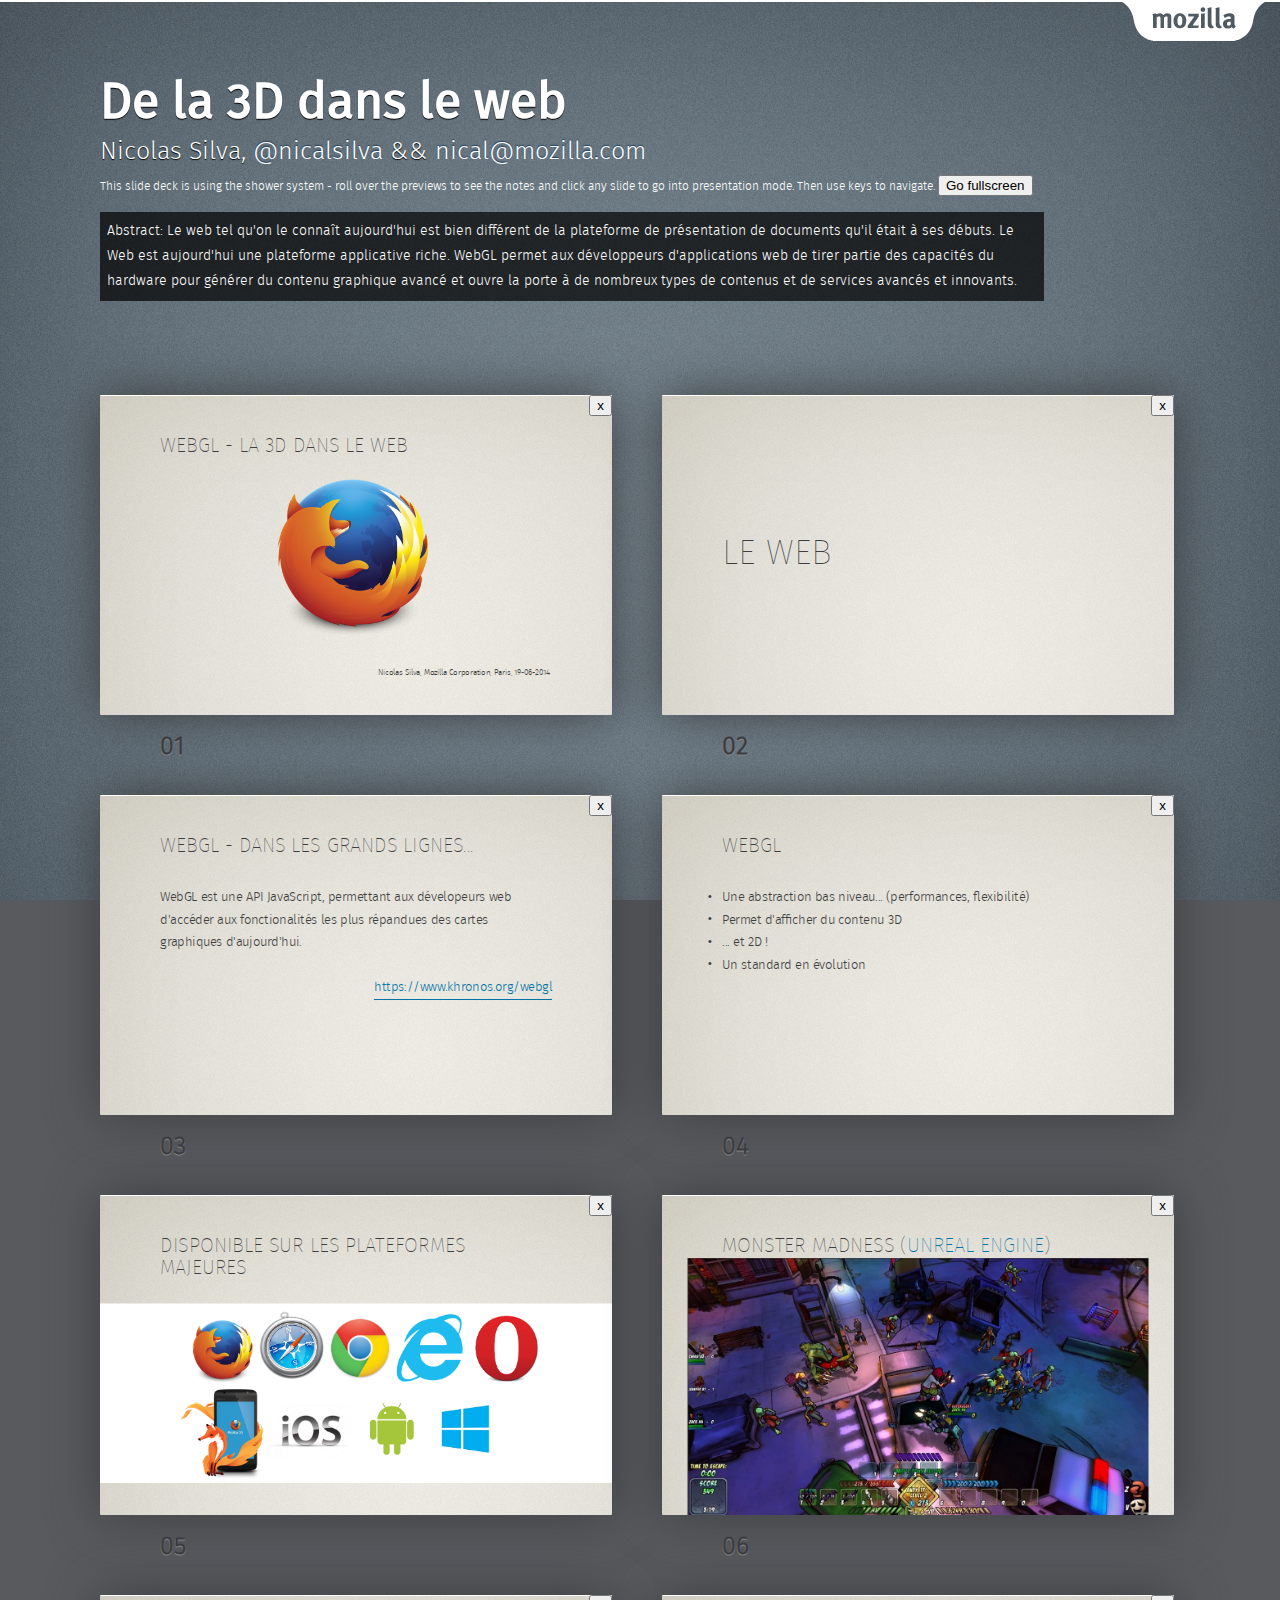
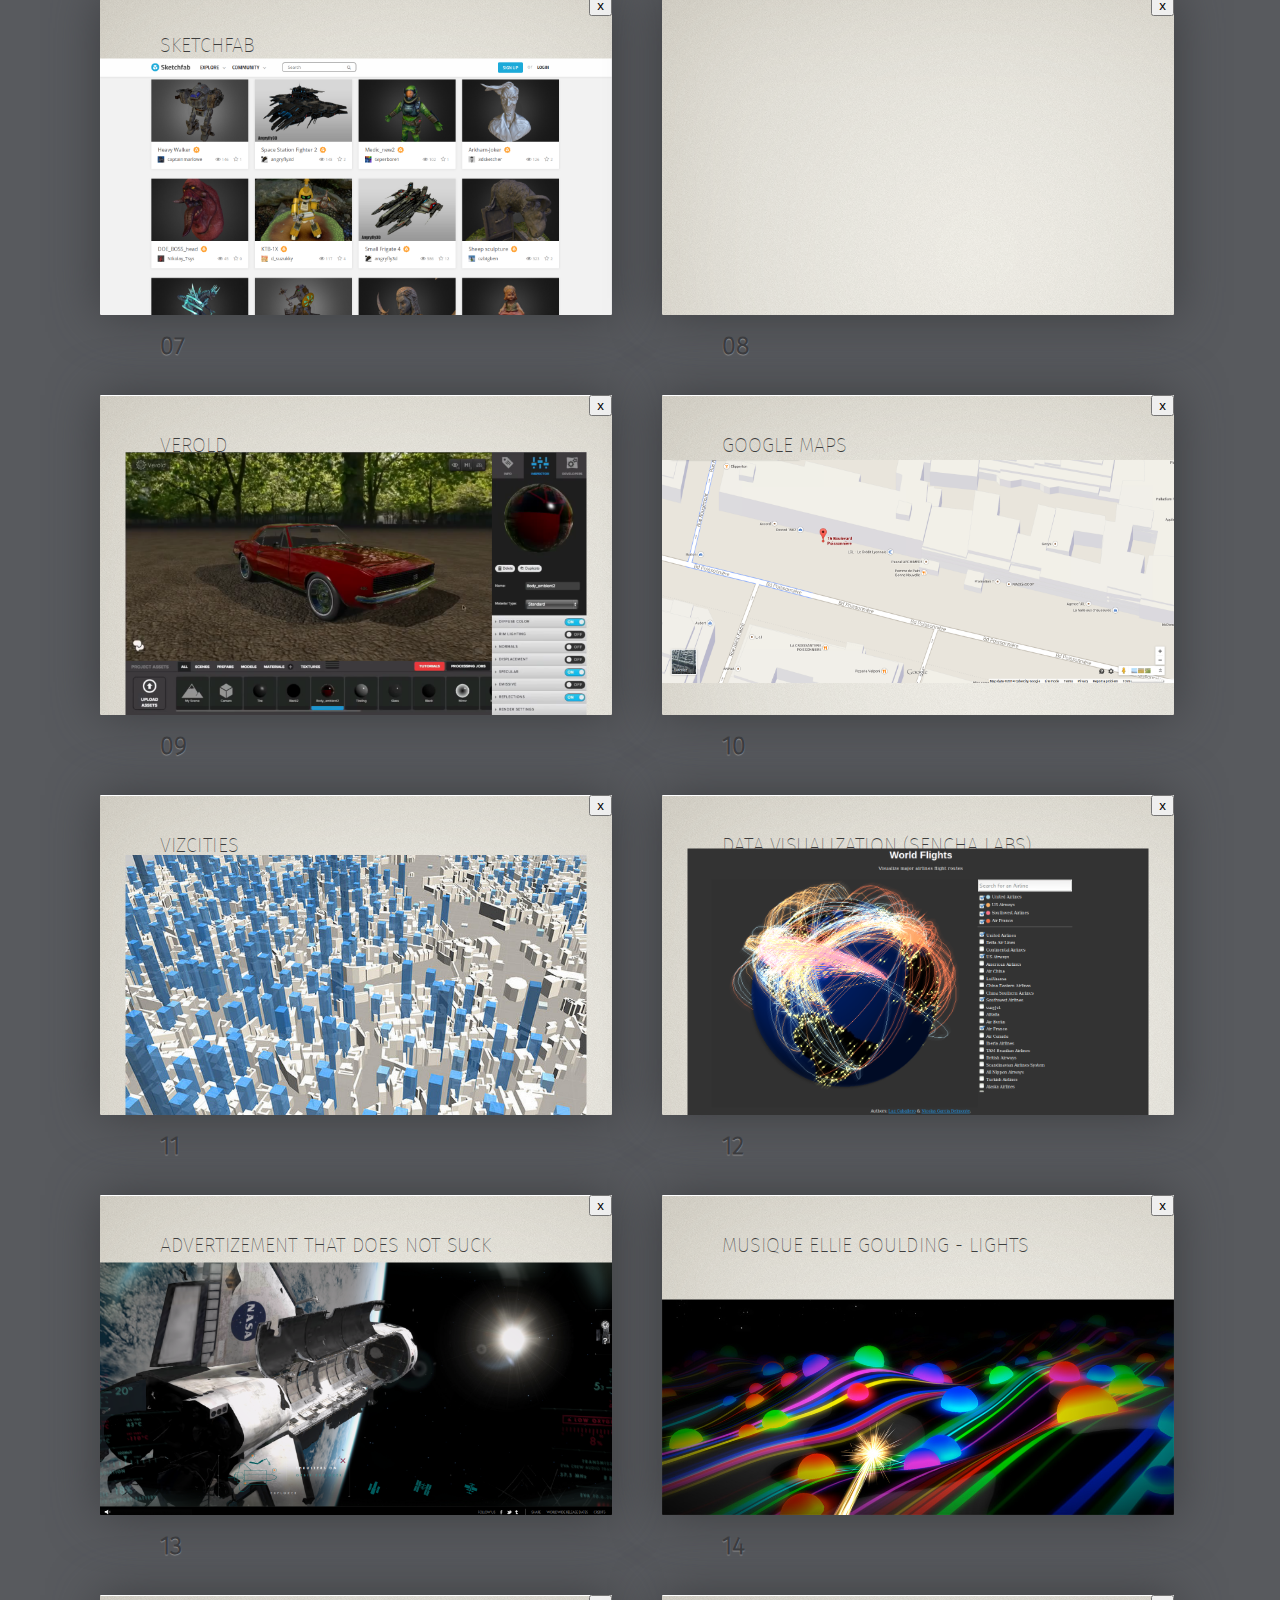
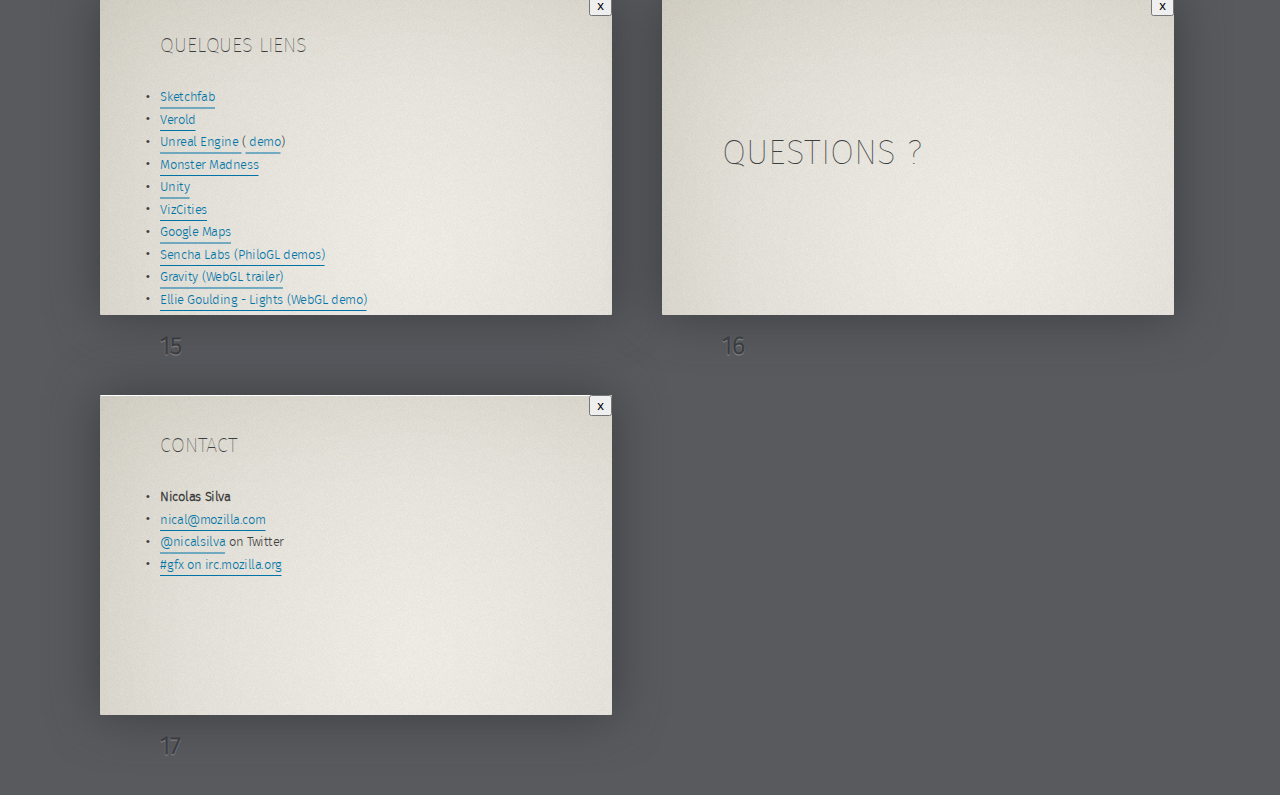
<file: pwe-webgl/index.html>
<!DOCTYPE HTML>
<!-- <html lang="en-US"> -->
<html lang="en-US" class="fade">
<!-- 
  ^ a class of "fade" makes slides fade smoothly into one another
 -->
<!-- <html lang="en-US" class="nonumbers"> -->
<!-- 
  If you want no numbers on the slides add a "nonumbers" class 
  to the HTML element.
  Adding a class of "fade" will make slides fade into another. 
-->
<head>
  <meta charset="UTF-8">
  <title>WebGL</title>
<!-- 
  If you upload your slides to the web, ensure that you have 
  a good title - this shows up in search results and social
  media links
 -->
  <meta name="viewport" content="width=device-width, user-scalable=yes">
  <link rel="stylesheet" href="themes/mozilla/styles/style.css">
</head>
<body class="list">
  <header class="caption">
    <h1>De la 3D dans le web</h1>
    <p class="footer">
      Nicolas Silva,
      <a href="http://twitter.com/nicalsilva">@nicalsilva</a> &amp;&amp;
      <a href="mailto:nical@mozilla.com">nical@mozilla.com</a>
    </p>
  </header>
  <aside class="talkdescription">
    <p>
      This slide deck is using the shower system - roll over the previews to
      see the notes and click any slide to go into presentation mode. Then use
      keys to navigate. <button onclick="goFullScreen()">Go
      fullscreen</button>
    </p>
    <p class="abstract">
    <strong>Abstract: </strong>
    Le web tel qu'on le connaît aujourd'hui est bien différent de la plateforme  de présentation de documents qu'il était à ses débuts. Le Web est aujourd'hui une plateforme applicative riche. WebGL permet aux développeurs d'applications web de tirer partie des capacités du hardware pour générer du contenu graphique avancé et ouvre la porte à de nombreux types de contenus et de services avancés et innovants.
    </p>
  </aside>

  <div id="cover" class="slide"><div>
    <section>
      <header>
      <h2>WebGL - La 3D dans le Web</h2>
        <h3 style="font-size: 0.5em; text-align: right;"></h3>
      </header>
      <img src="pictures/firefox_logo-only_RGB.png"
           class="middle" height="400">
      <small class="byline">
        Nicolas Silva, Mozilla Corporation, Paris, 19-06-2014
      </small>
      <footer class="notes">
      </footer>
    </section>
  </div></div>

  <div id="leweb" class="slide oneline"><div>
    <section>
      <header>
        <h2>Le Web</h2>
      </header>
    </section>
  </div></div>

  <div id="alalouche" class="slide"><div>
    <section>
      <header>
        <h2>WebGL - Dans les grands lignes...</h2>
      </header>
      <p>
        WebGL est une API JavaScript, permettant aux dévelopeurs web d'accéder aux fonctionalités les plus répandues des cartes graphiques d'aujourd'hui.
      </p>
      <a class="right" href="https://www.khronos.org/webgl/">
        https://www.khronos.org/webgl</a>
      <footer class="notes">
      </footer>
    </section>
  </div></div>

  <div id="webgl" class="slide"><div>
    <section>
      <header>
        <h2>WebGL</h2>
      </header>

        <ul>
            <li> Une abstraction bas niveau... (performances, flexibilité)
            <li> Permet d'afficher du contenu 3D
            <li> ... et 2D !
            <li> Un standard en évolution
        </ul>

      <footer class="notes">
      </footer>
    </section>
  </div></div>

  <div id="plateformes" class="slide"><div>
    <section>
      <header>
        <h2>Disponible sur les plateformes majeures</h2>
      </header>

        <img alt="" src="pictures/plateformes.png"
            style="position:absolute; bottom:10%; right:0%; width:100%;">
        </img>

      <footer class="notes">
      </footer>
    </section>
  </div></div>

  <div id="epic" class="slide"><div>
    <section>
      <header>
        <h2>Monster Madness (<a href="http://www.youtube.com/watch?v=c2uNDlP4RiE">Unreal engine</a>)</h2>
      </header>

        <img alt="" src="pictures/monstermadness.jpg"
            style="position:absolute; bottom:0px; right:5%; width:90%;">
        </img>

      <footer class="notes">
      </footer>
    </section>
  </div></div>

  <div id="sketchfab" class="slide"><div>
    <section>
      <header>
        <h2>Sketchfab</h2>
      </header>

        <img alt="" src="pictures/sketchfab.png"
            style="position:absolute; bottom:0px; right:0%; width:100%;">
        </img>

      <footer class="notes">
      </footer>
    </section>
  </div></div>

  <div id="sketchfab-embed" class="slide"><div>
    <section>

<iframe width="100%" height="100%" frameborder="0" allowFullScreen webkitallowfullscreen mozallowfullscreen src="https://sketchfab.com/models/baa514937f7349398487552f48e96b23/embed"></iframe>

<p style="font-size: 13px; font-weight: normal; margin: 5px; color: #4A4A4A;">
    <a href="https://sketchfab.com/models/baa514937f7349398487552f48e96b23" style="font-weight: bold; color: #1CAAD9;">gyunyu wo sosogu onna / Het melkmeisje</a>
    by <a href="https://sketchfab.com/sid2941" style="font-weight: bold; color: #1CAAD9;">Kou-c30</a>
    on <a href="https://sketchfab.com" style="font-weight: bold; color: #1CAAD9;">Sketchfab</a>
</p>

    </div></div>

  <div id="verold" class="slide"><div>
    <section>
      <header>
        <h2>Verold</h2>
      </header>

        <img alt="" src="pictures/verold.png"
            style="position:absolute; bottom:0px; right:5%; width:90%;">
        </img>

      <footer class="notes">
      </footer>
    </section>
  </div></div>

  <div id="maps" class="slide"><div>
    <section>
      <header>
        <h2>Google maps</h2>
      </header>

        <img alt="" src="pictures/googlemaps.png"
            style="position:absolute; bottom:10%; right:0%; width:100%;">
        </img>

      <footer class="notes">
      </footer>
    </section>
  </div></div>

  <div id="vizcities" class="slide"><div>
    <section>
      <header>
        <h2>VizCities</h2>
      </header>

        <img alt="" src="pictures/cityviz.jpg"
            style="position:absolute; bottom:0px; right:5%; width:90%;">
        </img>

      <footer class="notes">
      </footer>
    </section>
  </div></div>

  <div id="dataviz" class="slide"><div>
    <section>
      <header>
        <h2>Data visualization (Sencha Labs)</h2>
      </header>

        <img alt="" src="pictures/sencha-flights.png"
            style="position:absolute; bottom:0px; right:5%; width:90%;">
        </img>

      <footer class="notes">
      </footer>
    </section>
  </div></div>

  <div id="ad" class="slide"><div>
    <section>
      <header>
        <h2>Advertizement that does not suck</h2>
      </header>
        <a href="http://gravitymovie.warnerbros.com/">
            <img alt="" src="pictures/gravity.png"
                style="position:absolute; bottom:0px; right:0%; width:100%;">
            </img>
        </a>
      <footer class="notes">
      </footer>
    </section>
  </div></div>

  <div id="musique" class="slide"><div>
    <section>
      <header>
        <h2>Musique Ellie Goulding - Lights</h2>
      </header>
        <a href="http://lights.helloenjoy.com/">
            <img alt="" src="pictures/lights.jpg"
                style="position:absolute; bottom:0px; right:0%; width:100%;">
            </img>
        </a>
      <footer class="notes">
      </footer>
    </section>
  </div></div>

  <div id="links" class="slide"><div>
    <section>
      <header>
        <h2> Quelques liens </h2>
      </header>
      <ul>
        <li> <a href="https://sketchfab.com"> Sketchfab </a> </li>
        <li> <a href="http://verold.com/"> Verold </a> </li>
        <li> <a href="https://www.unrealengine.com/"> Unreal Engine </a> (<a href="http://www.youtube.com/watch?v=c2uNDlP4RiE"> demo</a>) </li>
        <li> <a href="http://www.monstermadness.com/"> Monster Madness</a></li>
        <li> <a href="http://unity3d.com/"> Unity </a> </li>
        <li> <a href="http://vizicities.com/"> VizCities </a></li>
        <li> <a href="https://maps.google.com">Google Maps</a> </li>
        <li> <a href="http://www.senchalabs.org/philogl/"> Sencha Labs (PhiloGL demos) </a> </li>
        <li> <a href="http://gravitymovie.warnerbros.com/"> Gravity (WebGL trailer) </a> </li>
        <li> <a href="http://lights.helloenjoy.com/"> Ellie Goulding - Lights (WebGL demo) </a></li>

      </ul>
      <footer class="notes">
      </footer>
    </section>
  </div></div>

  <div id="questions" class="slide oneline"><div>
    <section>
      <header>
        <h2> Questions ?</h2>
      </header>
      <footer class="notes">
      </footer>
    </section>
  </div></div>

  <div id="ciao" class="slide"><div>
    <section>
      <header>
        <h2>Contact</h2>
      </header>
      <ul class="">
        <li><strong>Nicolas Silva</strong></li>
        <li><a href="mailto=nical@mozilla.com">nical@mozilla.com</a></li>
        <li><a href="http://twitter.com/nicalsilva">@nicalsilva</a> on Twitter</li>
        <li><a href="irc://irc.mozilla.org#gfx">#gfx on irc.mozilla.org</a></li>
      </ul>

    <footer class="notes">
    </footer>

    </section>
  </div></div>

  <!--
    To hide progress bar from entire presentation
    just remove “progress” element.
    -->
  <div class="progress"><div></div></div>
  <script src="scripts/script.js"></script>
  <!-- Copyright © 2010–2012 Vadim Makeev — pepelsbey.net -->
</body>
</html>
</file>
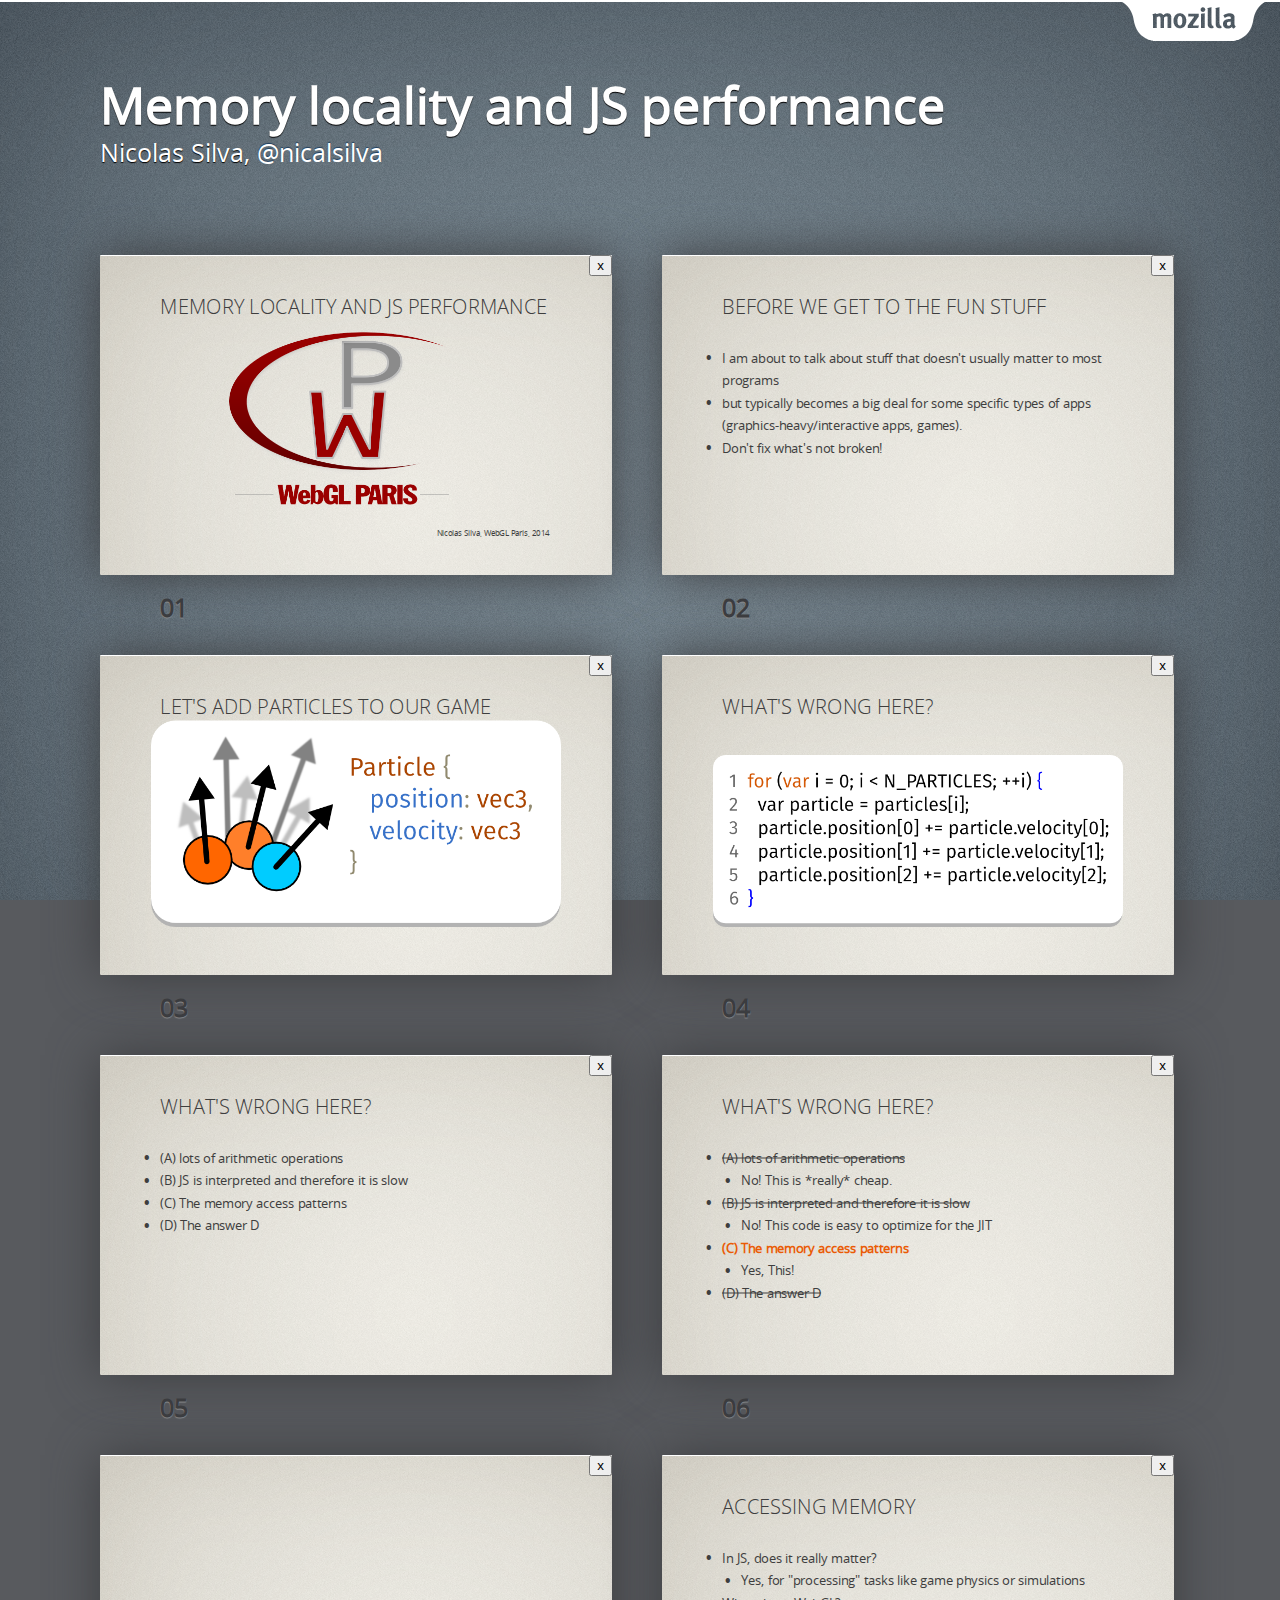
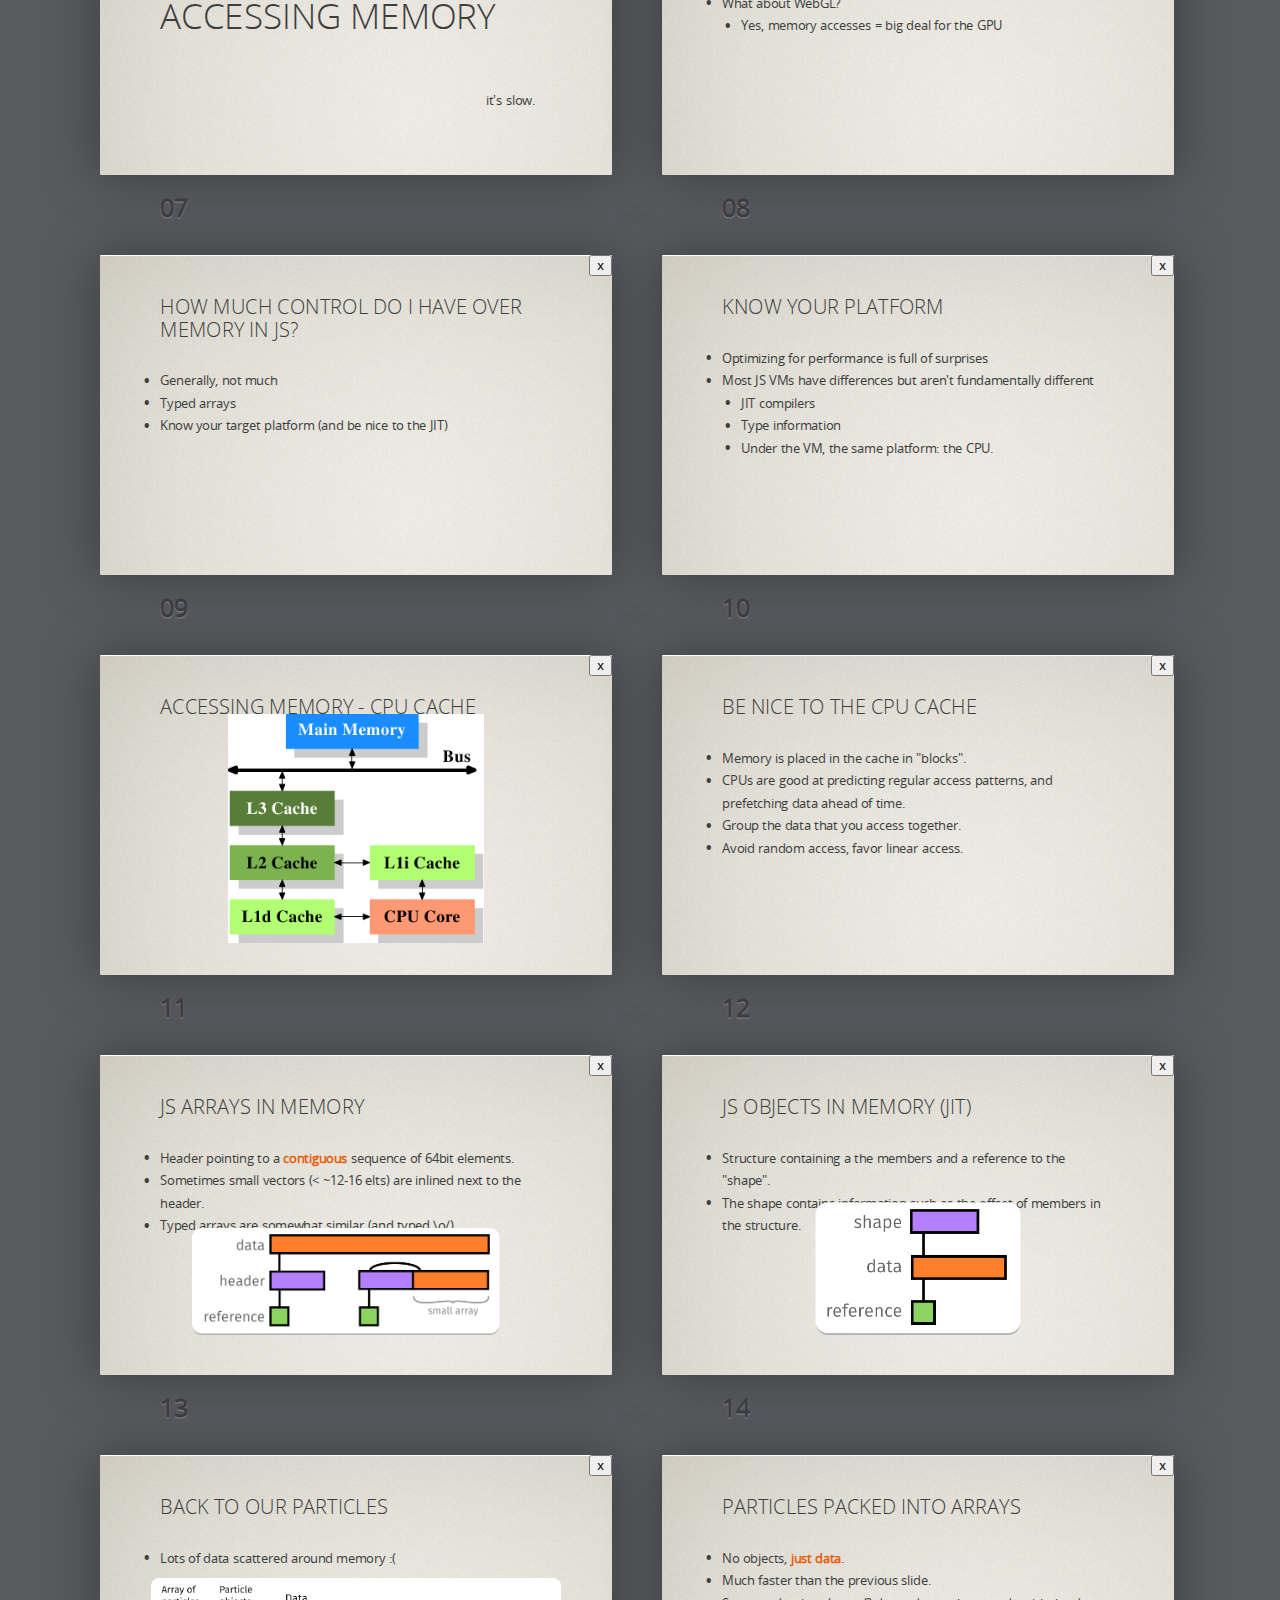
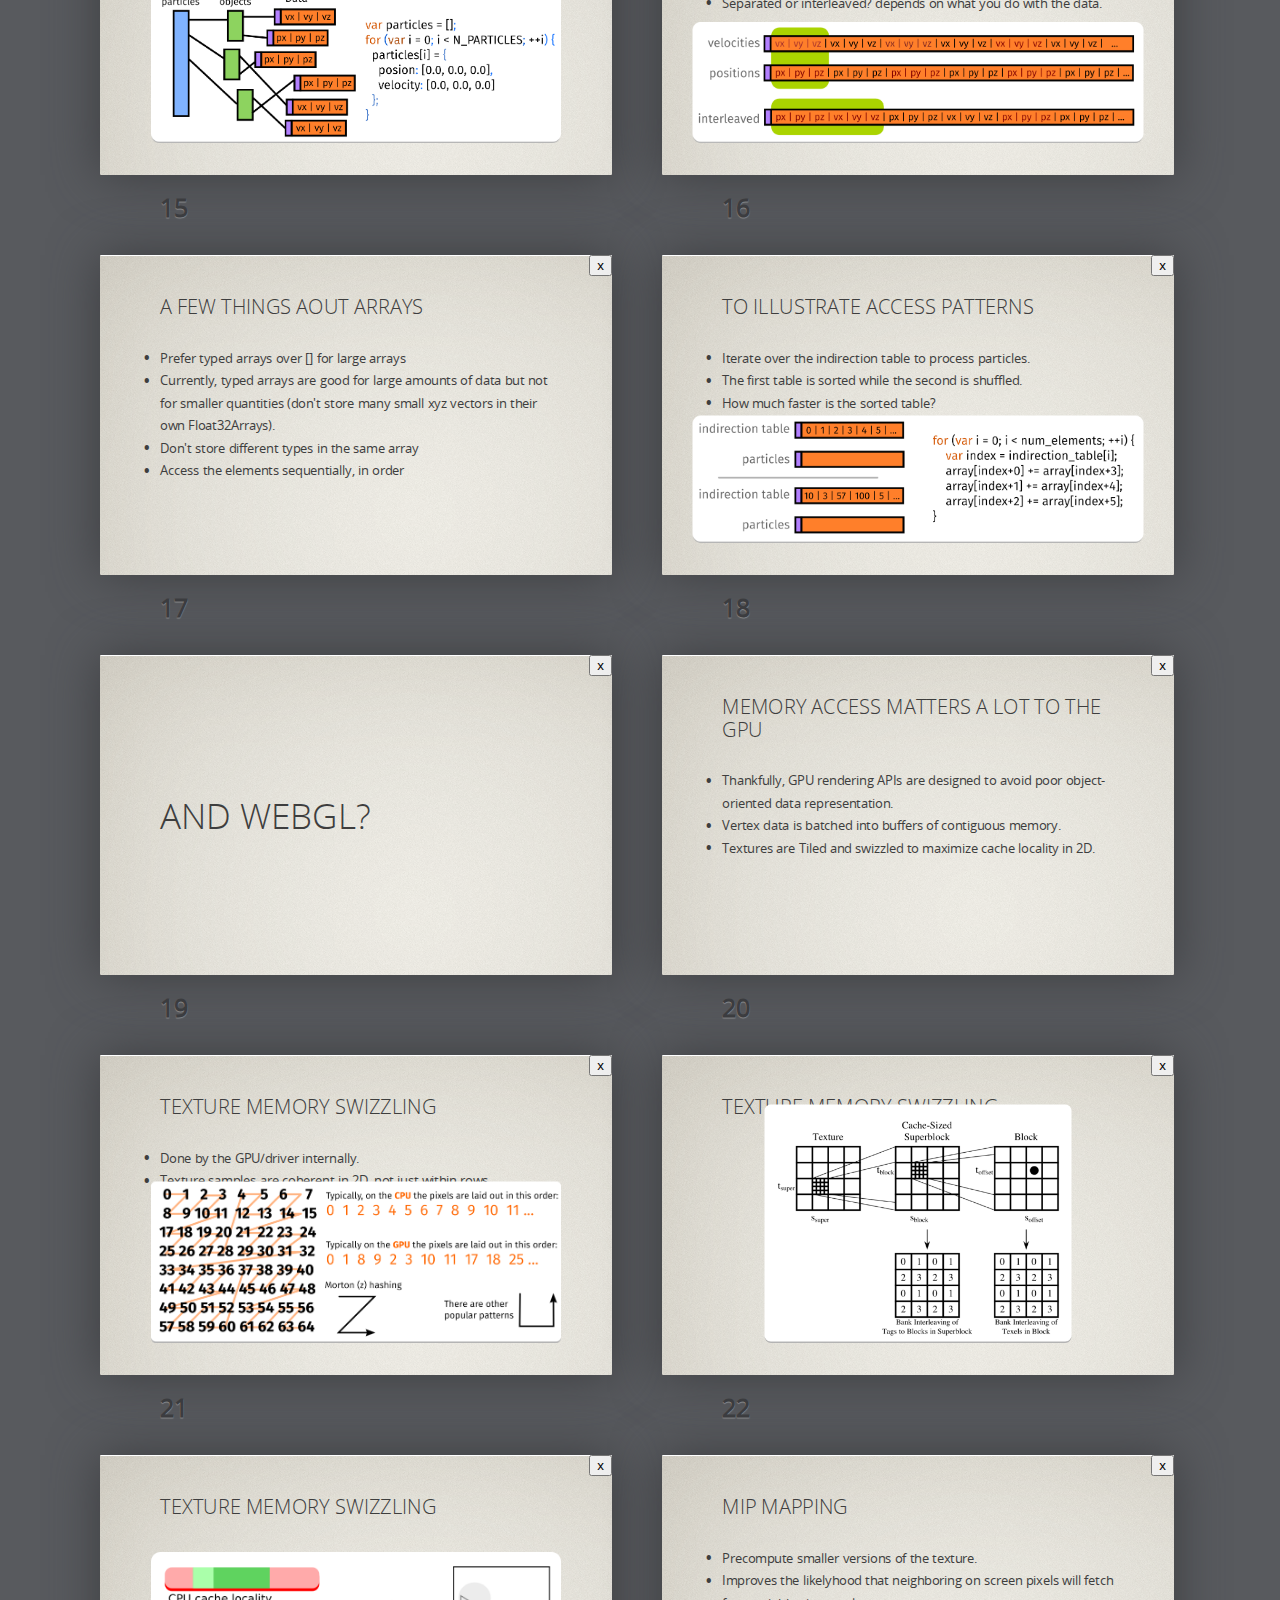
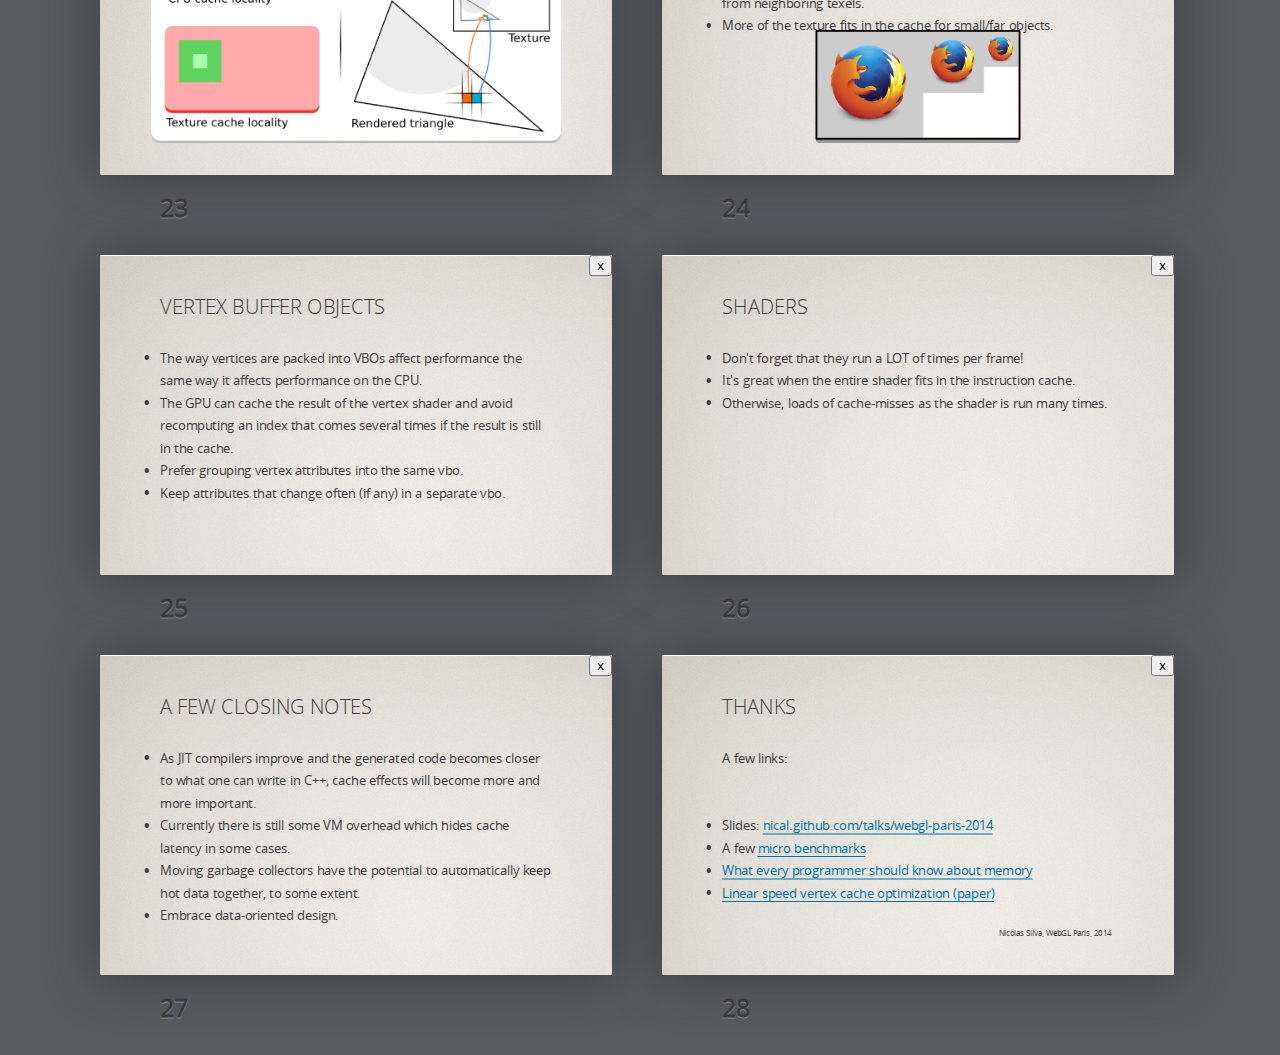
<file: webgl-paris-2014/index.html>
<!DOCTYPE HTML>
<!-- <html lang="en-US"> -->
<html lang="en-US" class="fade">

<head>
  <meta charset="UTF-8">
  <title>Memory locality and JS performance</title>
  <meta name="viewport" content="width=device-width, user-scalable=yes">
  <link rel="stylesheet" href="themes/mozilla/styles/style.css">
</head>
<body class="list">
  <header class="caption">
    <h1>Memory locality and JS performance</h1>
    <p class="footer">
      Nicolas Silva, 
      <a href="http://twitter.com/">@nicalsilva</a>
    </p>
  </header>

  <div id="cover" class="slide"><div>
    <section>
      <header>
        <h2>Memory locality and JS performance</h2>
      </header>
      <img src="pictures/webgl1.png"
           style="position:absolute; bottom:80px; right:22%; width:60%;">

      <small class="byline">
        Nicolas Silva, WebGL Paris, 2014
      </small>
      <footer class="notes">
      </footer>
    </section>
  </div></div>

  <div id="writing-apps" class="slide"><div>
    <section>
      <header>
        <h2>Before we get to the fun stuff</h2>
      </header>

      <ul>
        <li>I am about to talk about stuff that doesn't usually matter to most programs
        <li>but typically becomes a big deal for some specific types of apps (graphics-heavy/interactive apps, games).
        <li>Don't fix what's not broken!
      </ul>
      <footer class="notes"></footer>
    </section>
  </div></div>

  <div id="particles" class="slide"><div>
    <section>
      <header>
        <h2>Let's add particles to our game</h2>
      </header>

      <img src="pictures/particles.png"
           style="position:absolute; bottom:15%; left:10%; width:80%;">

      <footer class="notes"></footer>
    </section>
  </div></div>

  <div id="code" class="slide"><div>
    <section>
      <header>
        <h2>What's wrong here?</h2>
      </header>

      <img src="pictures/code01.png"
           style="position:absolute; bottom:15%; left:10%; width:80%;">

      <footer class="notes"></footer>
    </section>
  </div></div> 

  <div id="the-answer-d" class="slide"><div>
    <section>
      <header>
        <h2>What's wrong here?</h2>
      </header>

      <ul>
        <li>(A) lots of arithmetic operations</li>
        <li>(B) JS is interpreted and therefore it is slow</li>
        <li>(C) The memory access patterns</li>
        <li>(D) The answer D</li>
      </ul>
      <footer class="notes"></footer>
    </section>
  </div></div>

  <div id="the-answer-c" class="slide"><div>
    <section>
      <header>
        <h2>What's wrong here?</h2>
      </header>

      <ul>
        <li><del>(A) lots of arithmetic operations</del>
          <ul>
            <li> No! This is *really* cheap.
          </ul>
        </li>
        <li><del>(B) JS is interpreted and therefore it is slow</del>
          <ul>
            <li> No! This code is easy to optimize for the JIT
          </ul>
        </li>
        <li><strong>(C) The memory access patterns</strong>
          <ul>
            <li> Yes, This!
          </ul>
        </li>
        <li><del>(D) The answer D</del></li>
      </ul>
      <footer class="notes"></footer>
    </section>
  </div></div>

  <div id="memory-is-slow" class="slide oneline"><div>
    <section>
      <header>
        <h2>Accessing memory</h2>
      </header>
      <div style="position: absolute; bottom:20%; right: 15%;">
        it's slow.
      </div>
      <footer class="notes"></footer>
    </section>
  </div></div>

  <div id="js-and-memory" class="slide"><div>
    <section>
      <header>
        <h2>Accessing memory</h2>
      </header>

      <ul>
        <li>In JS, does it really matter?
          <ul>
            <li> Yes, for "processing" tasks like game physics or simulations</li>
          </ul>
        </li>
        <li>What about WebGL?
          <ul>
            <li> Yes, memory accesses = big deal for the GPU</li>
          </ul>
        </li>
      </ul>


      <footer class="notes"></footer>
    </section>
  </div></div>

  <div id="js-and-memory-mgmt" class="slide"><div>
    <section>
      <header>
        <h2>How much control do I have over memory in JS?</h2>
      </header>

      <ul>
        <li>Generally, not much</li>
        <li>Typed arrays</li>
        <li>Know your target platform (and be nice to the JIT)</li>
      </ul>

      <footer class="notes"></footer>
    </section>
  </div></div>

  <div id="know-your-platform" class="slide"><div>
    <section>
      <header>
        <h2>Know your platform</h2>
      </header>

      <ul>
        <li>Optimizing for performance is full of surprises</li>
        <li>Most JS VMs have differences but aren't fundamentally different
          <ul>
            <li> JIT compilers
            <li> Type information
            <li> Under the VM, the same platform: the CPU.
          </ul>
        </li>
      </ul>

      <footer class="notes"></footer>
    </section>
  </div></div>

  <div id="cache" class="slide"><div>
    <section>
      <header>
        <h2>Accessing memory - cpu cache</h2>
      </header>

      <img src="pictures/cpucache.png"
           style="position:absolute; bottom:10%; left:25%; width:50%;">

      <footer class="notes"></footer>
    </section>
  </div></div>

  <div id="worship-thy-cache" class="slide"><div>
    <section>
      <header>
        <h2>Be nice to the CPU cache</h2>
      </header>

      <ul>
        <li>Memory is placed in the cache in "blocks".
        <li>CPUs are good at predicting regular access patterns, and prefetching data ahead of time.
        <li>Group the data that you access together.
        <li>Avoid random access, favor linear access.
      </ul>

      <footer class="notes"></footer>
    </section>
  </div></div>

  <div id="arrays" class="slide"><div>
    <section>
      <header>
        <h2>JS Arrays in memory</h2>
      </header>
      <ul>
        <li>Header pointing to a <strong>contiguous</strong> sequence of 64bit elements.
        <li>Sometimes small vectors (< ~12-16 elts) are inlined next to the header.
        <li>Typed arrays are somewhat similar (and typed \o/).
      </ul>
      <img src="pictures/arrays.png"
           style="position:absolute; bottom:80px; right:22%; width:60%;">

      <footer class="notes"></footer>
    </section>
  </div></div>

  <div id="objects" class="slide"><div>
    <section>
      <header>
        <h2>JS Objects in memory (JIT)</h2>
      </header>
      <ul>
        <li>Structure containing a the members and a reference to the "shape".
        <li>The shape contains information such as the offset of members in the structure.
      </ul>
      <img src="pictures/jit-objects.png"
           style="position:absolute; bottom:80px; right:30%; width:40%;">

      <footer class="notes"></footer>
    </section>
  </div></div>

  <div id="particle-objects" class="slide"><div>
    <section>
      <header>
        <h2>Back to our particles</h2>
      </header>
      <ul>
        <li> Lots of data scattered around memory :(
      </ul>
      <img src="pictures/array-obj-array.png"
           style="position:absolute; bottom:10%; right:10%; width:80%;">

      <footer class="notes"></footer>
    </section>
  </div></div>

  <div id="particle-packed" class="slide"><div>
    <section>
      <header>
        <h2>Particles packed into arrays</h2>
      </header>
      <ul>
        <li> No objects, <strong>just data</strong>.
        <li> Much faster than the previous slide.
        <li> Separated or interleaved? depends on what you do with the data.
      </ul>
      <img src="pictures/packing.png"
           style="position:absolute; bottom:10%; right:6%; width:88%;">

      <footer class="notes"></footer>
    </section>
  </div></div>

  <div id="array-tips" class="slide"><div>
    <section>
      <header>
        <h2>A few things aout arrays</h2>
      </header>
      <ul>
        <li> Prefer typed arrays over [] for large arrays
        <li> Currently, typed arrays are good for large amounts of data but not for smaller quantities (don't store many small xyz vectors in their own Float32Arrays).
        <li> Don't store different types in the same array
        <li> Access the elements sequentially, in order
      </ul>

      <footer class="notes"></footer>
    </section>
  </div></div>

  <div id="random access" class="slide"><div>
    <section>
      <header>
        <h2>To illustrate access patterns</h2>
      </header>
      <ul>
        <li> Iterate over the indirection table to process particles.
        <li> The first table is sorted while the second is shuffled.
        <li> How much faster is the sorted table?
      </ul>
      <img src="pictures/indirect.png"
           style="position:absolute; bottom:10%; right:6%; width:88%;">

      <footer class="notes"></footer>
    </section>
  </div></div>

  <div id="and-webgl" class="slide oneline"><div>
    <section>
      <header>
        <h2>And WebGL?</h2>
      </header>
      <footer class="notes"></footer>
    </section>
  </div></div>

  <div id="webgl-api" class="slide"><div>
    <section>
      <header>
        <h2>Memory access matters a lot to the GPU</h2>
      </header>
      <ul>
        <li> Thankfully, GPU rendering APIs are designed to avoid poor object-oriented data representation.
        <li> Vertex data is batched into buffers of contiguous memory.
        <li> Textures are Tiled and swizzled to maximize cache locality in 2D.
      </ul>

      <footer class="notes"></footer>
    </section>
  </div></div>

  <div id="swizzling" class="slide"><div>
    <section>
      <header>
        <h2>Texture memory swizzling</h2>
      </header>
      <ul>
        <li>Done by the GPU/driver internally.
        <li>Texture samples are coherent in 2D, not just within rows.
      </ul>
      <img src="pictures/morton.png"
           style="position:absolute; bottom:10%; right:10%; width:80%;">

      <footer class="notes"></footer>
    </section>
  </div></div>

  <div id="swizzling2" class="slide"><div>
    <section>
      <header>
        <h2>Texture memory swizzling</h2>
      </header>
      <img src="pictures/swizzling2.png"
           style="position:absolute; bottom:10%; right:20%; width:60%;">

      <footer class="notes"></footer>
    </section>
  </div></div>

  <div id="swizzling3" class="slide"><div>
    <section>
      <header>
        <h2>Texture memory swizzling</h2>
      </header>
      <img src="pictures/tex-locality.png"
           style="position:absolute; bottom:10%; right:10%; width:80%;">

      <footer class="notes"></footer>
    </section>
  </div></div>

  <div id="mipmapping" class="slide"><div>
    <section>
      <header>
        <h2>Mip mapping</h2>
      </header>
      <ul>
        <li>Precompute smaller versions of the texture.
        <li>Improves the likelyhood that neighboring on screen pixels will fetch from neighboring texels.
        <li>More of the texture fits in the cache for small/far objects.
      </ul>
      <img src="pictures/mipmaps.png"
           style="position:absolute; bottom:10%; right:30%; width:40%;">

      <footer class="notes"></footer>
    </section>
  </div></div>

  <div id="vbo" class="slide"><div>
    <section>
      <header>
        <h2>Vertex buffer objects</h2>
      </header>
      <ul>
        <li>The way vertices are packed into VBOs affect performance the same way it affects performance on the CPU.
        <li>The GPU can cache the result of the vertex shader and avoid recomputing an index that comes several times if the result is still in the cache.
        <li> Prefer grouping vertex attributes into the same vbo.
        <li> Keep attributes that change often (if any) in a separate vbo.
      </ul>
      <footer class="notes"></footer>
    </section>
  </div></div>

  <div id="shaders" class="slide"><div>
    <section>
      <header>
        <h2>Shaders</h2>
      </header>
      <ul>
        <li> Don't  forget that they run a LOT of times per frame!
        <li> It's great when the entire shader fits in the instruction cache.
        <li> Otherwise, loads of cache-misses as the shader is run many times.
      </ul>
      <footer class="notes"></footer>
    </section>
  </div></div>

  <div id="conclusion" class="slide"><div>
    <section>
      <header>
        <h2>a few closing notes</h2>
      </header>
      <ul>
        <li> As JIT compilers improve and the generated code becomes closer to what one can write in C++, cache effects will become more and more important.
        <li> Currently there is still some VM overhead which hides cache latency in some cases.
        <li> Moving garbage collectors have the potential to automatically keep hot data together, to some extent.
        <li> Embrace data-oriented design.
      </ul>
      <footer class="notes"></footer>
    </section>
  </div></div>

  <div id="thanks" class="slide"><div>
    <section>
      <header>
        <h2>Thanks</h2>
      </header>

      A few links: <br><br><br>
      <ul>
        <li>Slides: <a href="nical.github.com/talks/webgl-paris-2014">
          nical.github.com/talks/webgl-paris-2014 </a>
        <li>A few <a href="https://github.com/nical/talks/tree/master/webgl-paris-2014/bench">micro benchmarks</a>
        <li><a href="http://lwn.net/Articles/250967/"> What every programmer should know about memory</a>
        <li><a href="http://home.comcast.net/~tom_forsyth/papers/fast_vert_cache_opt.html"> Linear speed vertex cache optimization (paper)</a>
      </ul>

      <small class="byline">
        Nicolas Silva, WebGL Paris, 2014
      </small>
      <footer class="notes">
      </footer>
    </section>
  </div></div>

 <div class="progress"><div></div></div>
  <script src="scripts/script.js"></script>
  <!-- Copyright © 2010–2012 Vadim Makeev — pepelsbey.net -->
</body>
</html>
</file>
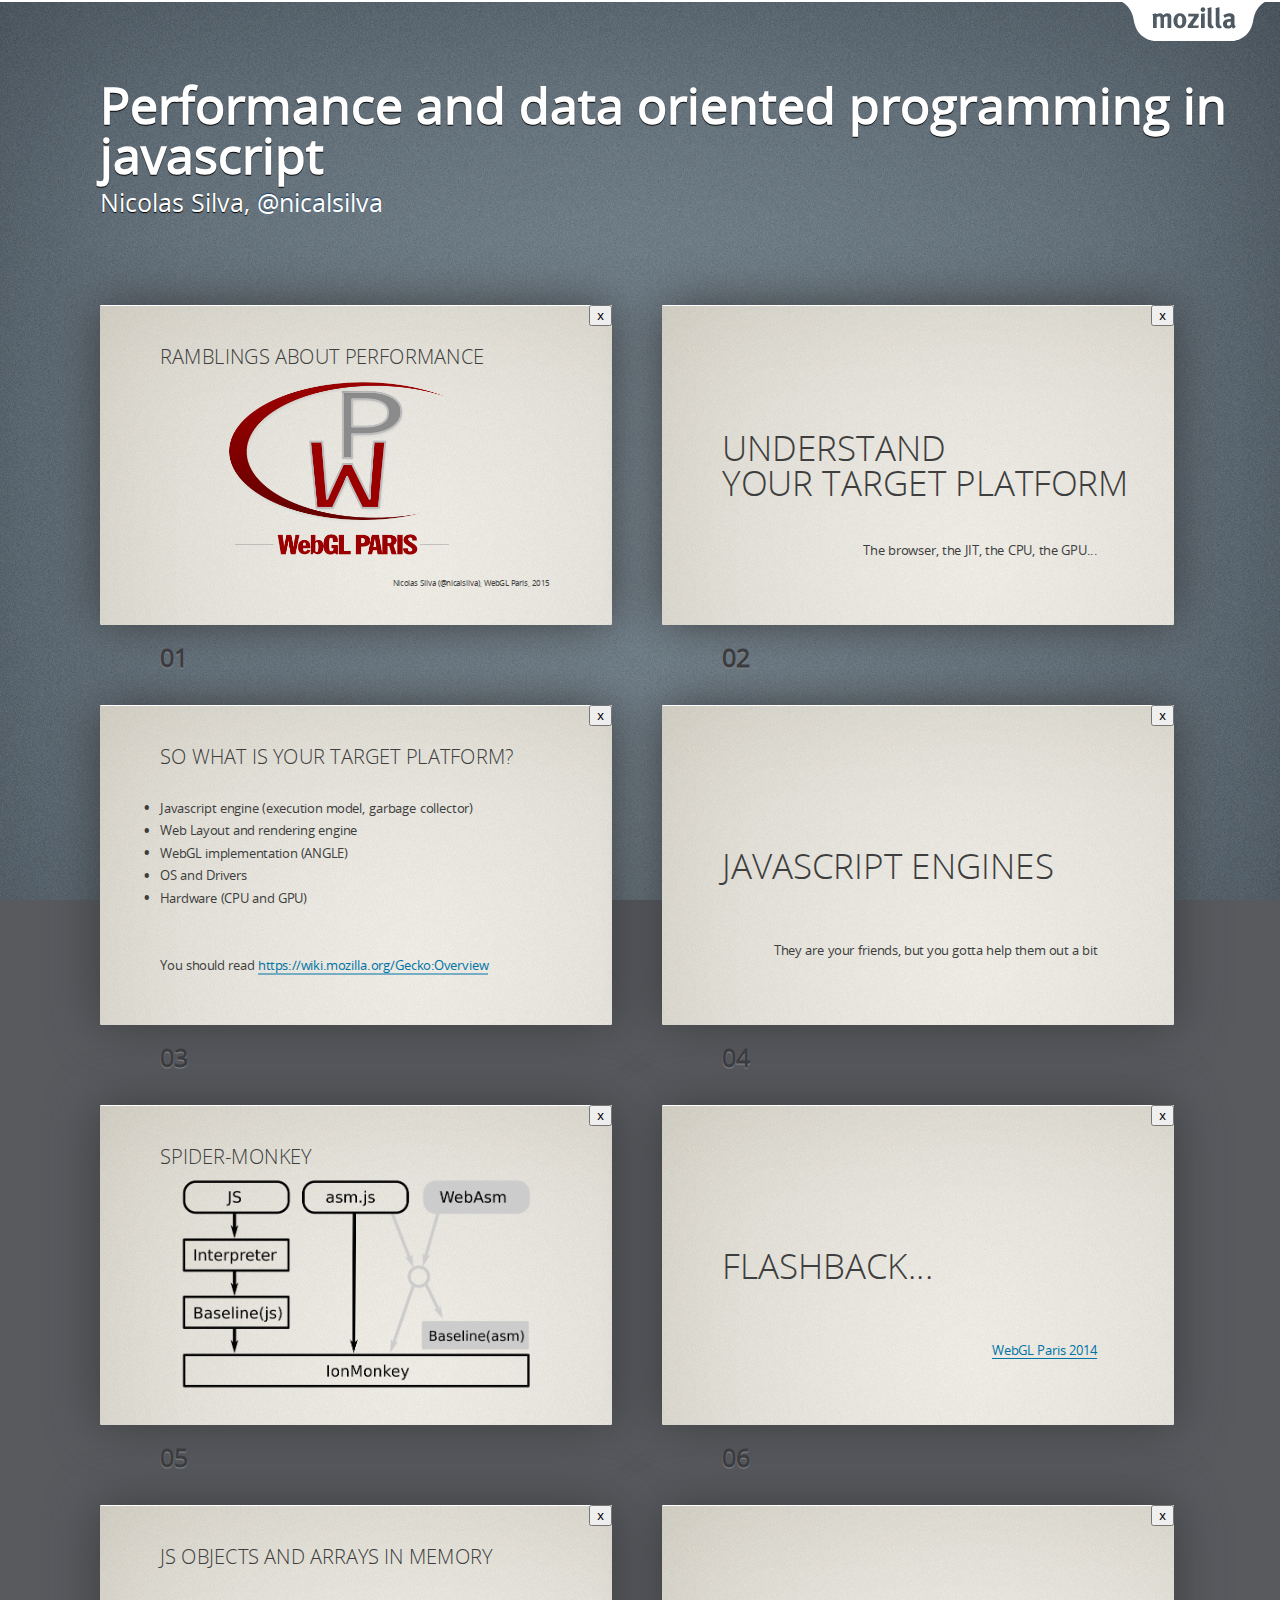
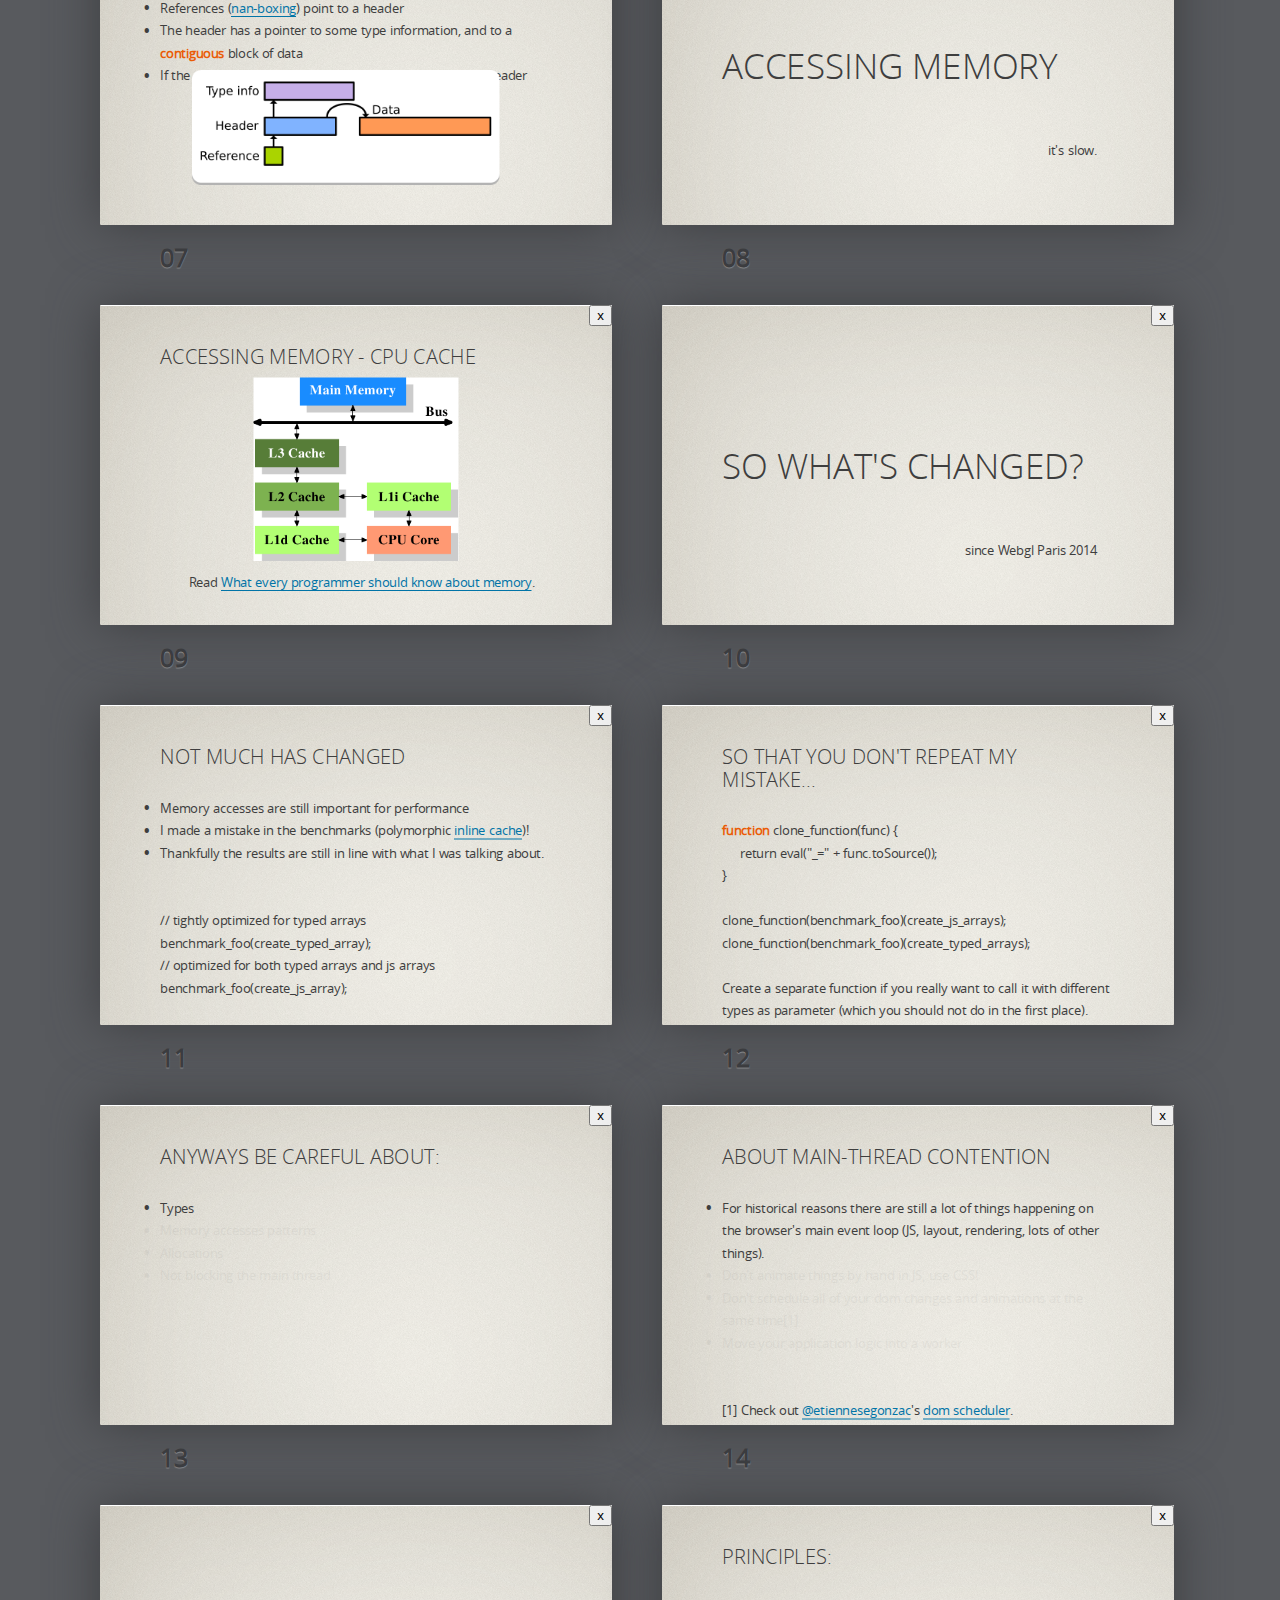
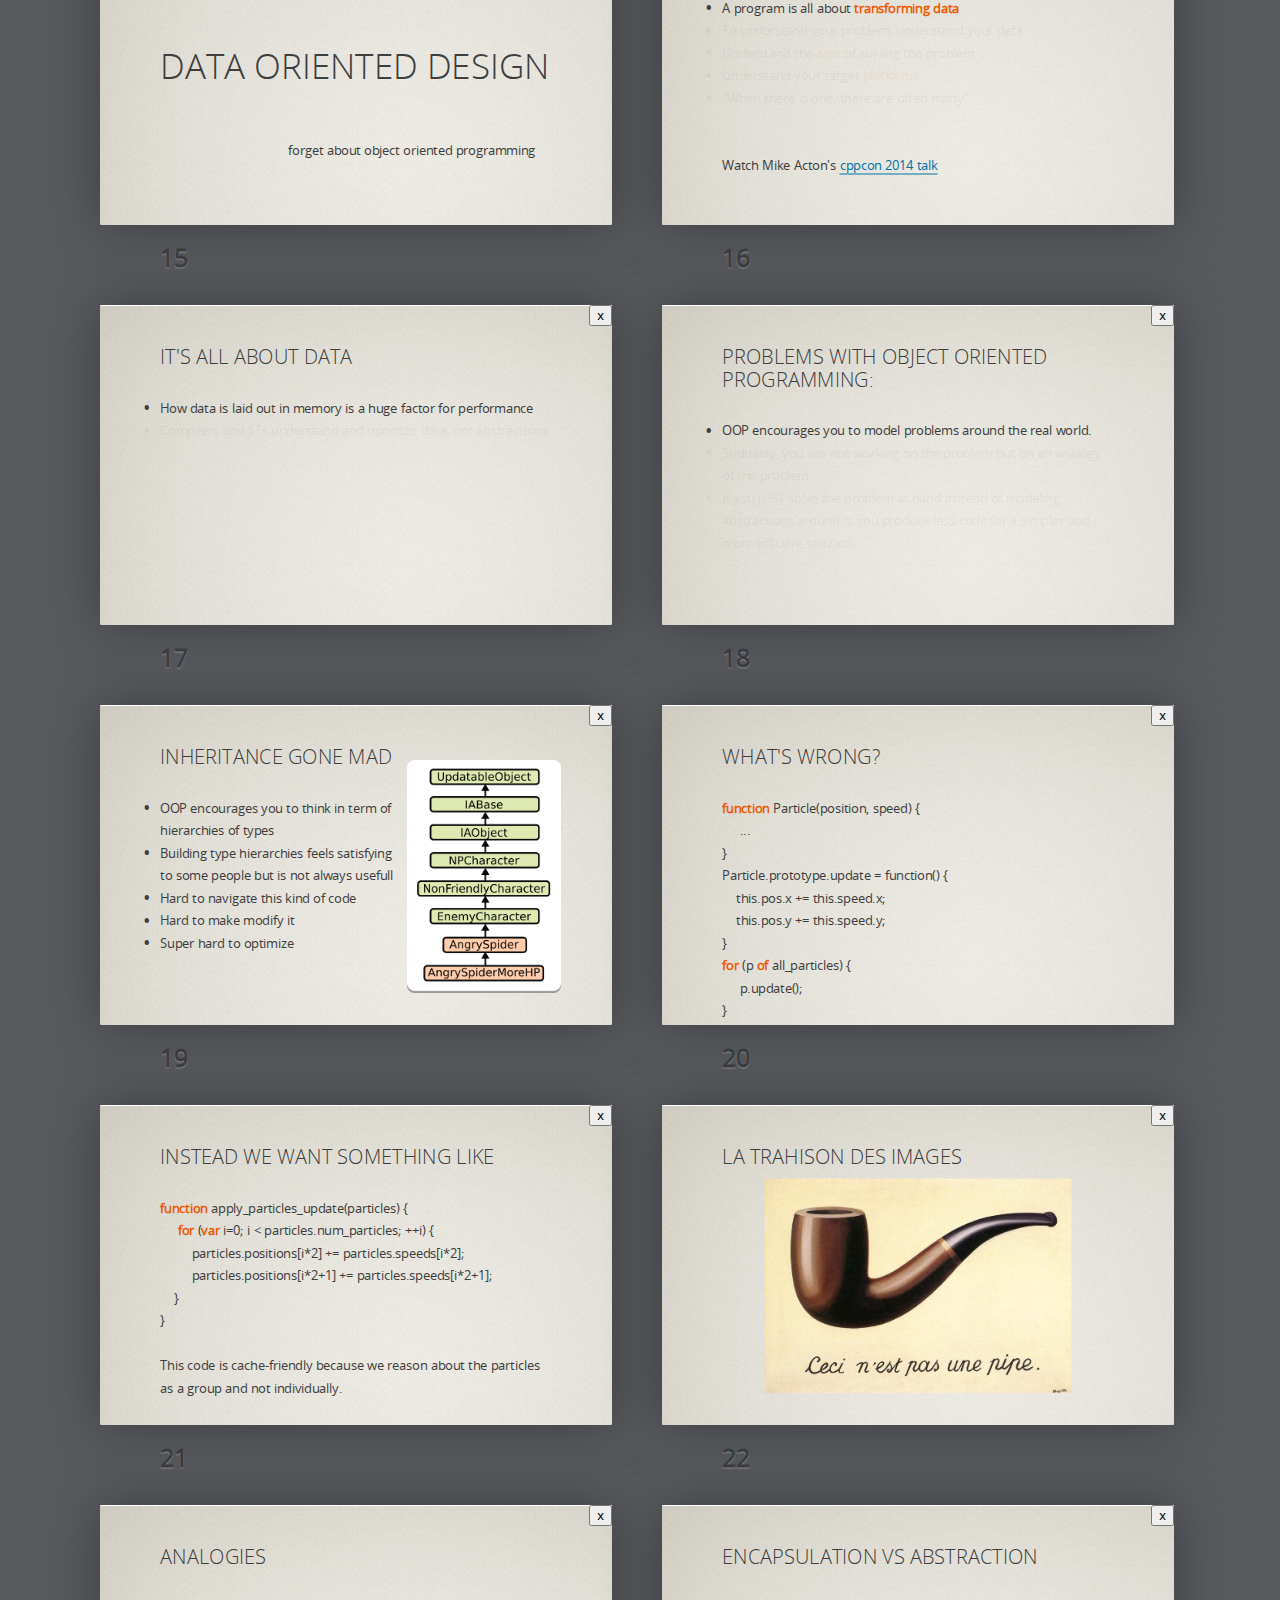
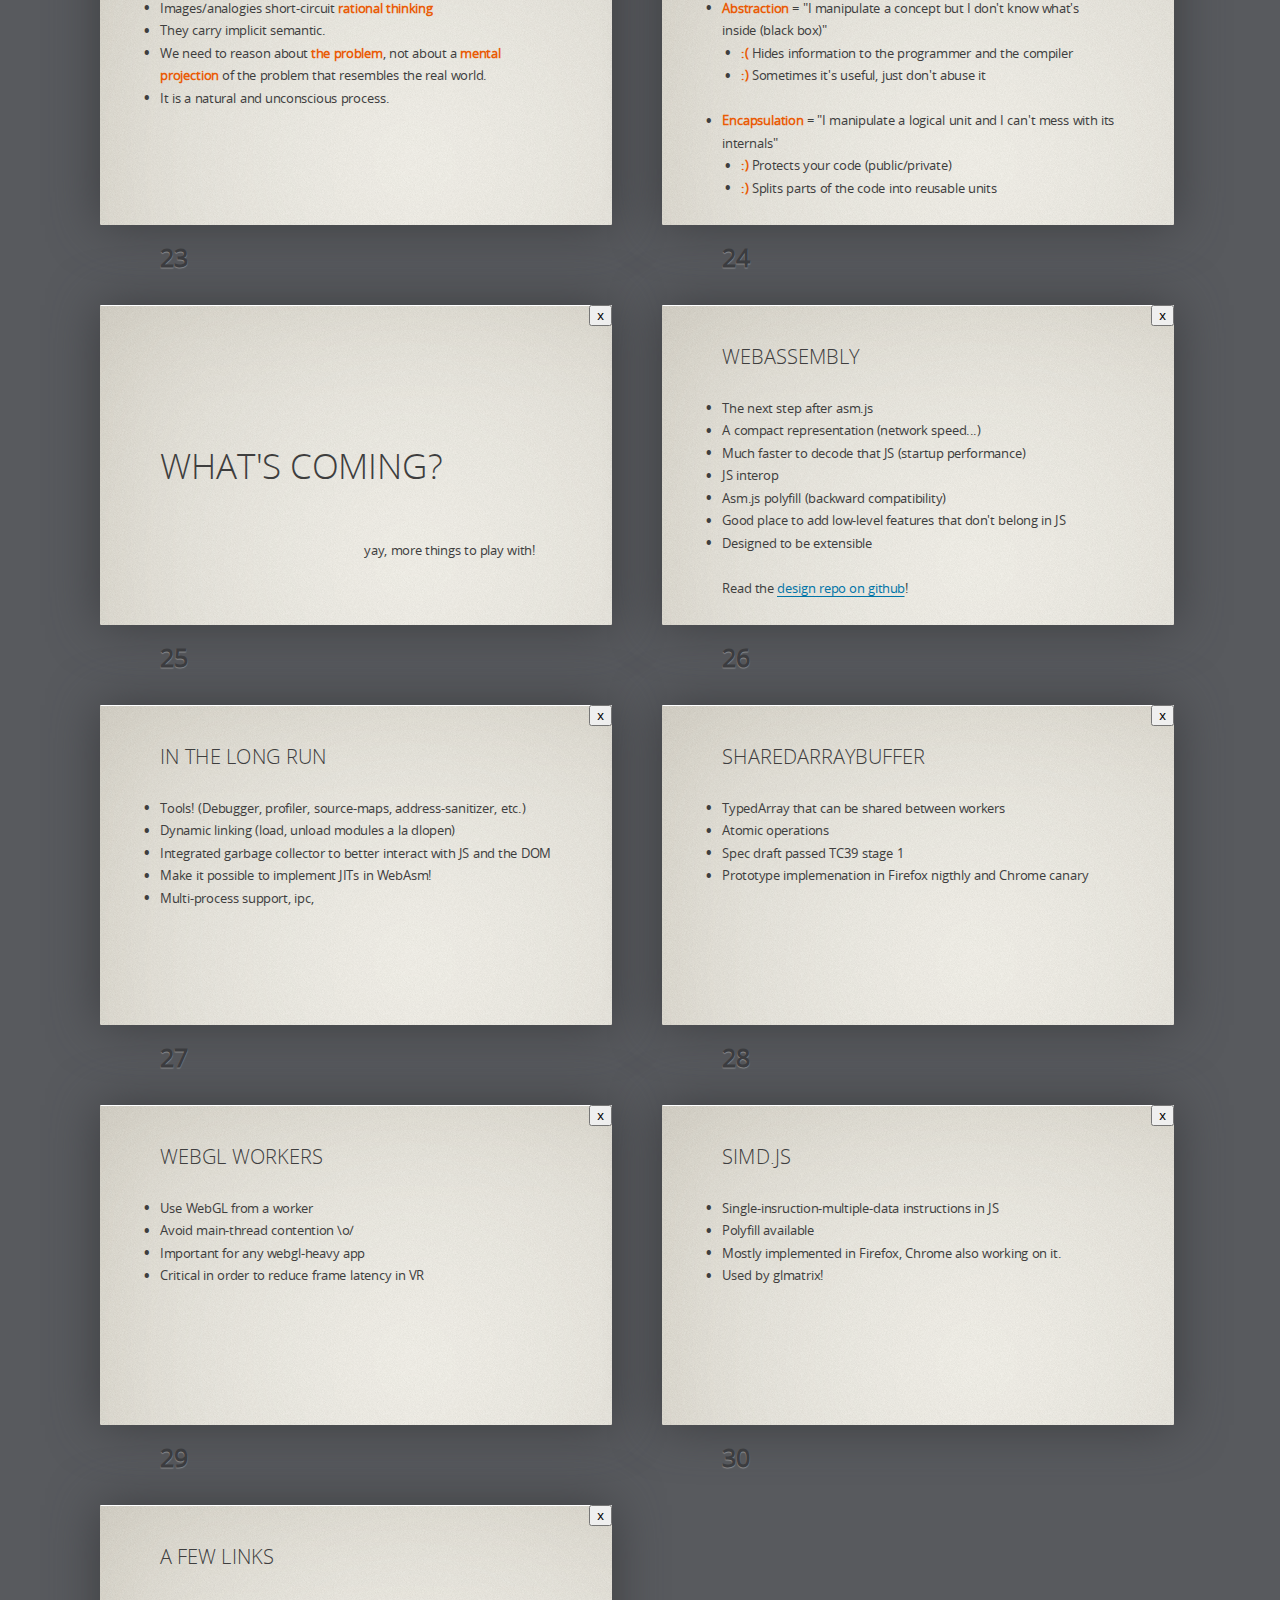
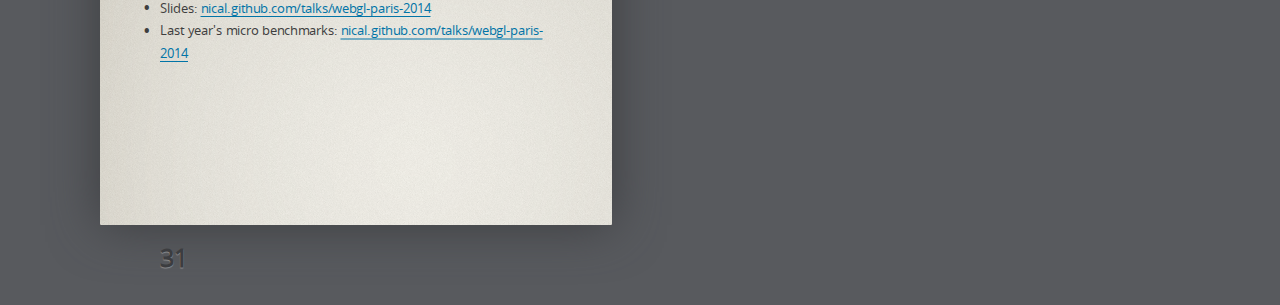
<file: webgl-paris-2015/index.html>
<!DOCTYPE HTML>
<!-- <html lang="en-US"> -->
<html lang="en-US" class="fade">

<head>
  <meta charset="UTF-8">
  <title>Performance on the Web</title>
  <meta name="viewport" content="width=device-width, user-scalable=yes">
  <link rel="stylesheet" href="themes/mozilla/styles/style.css">
</head>
<body class="list">
  <header class="caption">
    <h1>Performance and data oriented programming in javascript</h1>
    <p class="footer">
      Nicolas Silva,
      <a href="http://twitter.com/">@nicalsilva</a>
    </p>
  </header>

  <div id="cover" class="slide"><div>
    <section>
      <header>
        <h2>Ramblings about performance</h2>
      </header>
      <img src="pictures/webgl1.png"
           style="position:absolute; bottom:80px; right:22%; width:60%;">

      <small class="byline">
        Nicolas Silva (@nicalsilva), WebGL Paris, 2015
      </small>
      <footer class="notes">
      </footer>
    </section>
  </div></div>

  <div id="understand_platform" class="slide oneline"><div>
    <section>
      <header>
        <h2>Understand </br> your target platform</h2>
      </header>
      <div style="position: absolute; bottom:20%; right: 15%;">
        The browser, the JIT, the CPU, the GPU...
      </div>
      <footer class="notes"> </footer>
    </section>
  </div></div>

  <div id="web-platform" class="slide"><div>
    <section>
      <header>
        <h2>So what is your target platform?</h2>
      </header>

      <ul>
        <li>Javascript engine (execution model, garbage collector)</li>
        <li>Web Layout and rendering engine</li>
        <li>WebGL implementation (ANGLE)</li>
        <li>OS and Drivers</li>
        <li>Hardware (CPU and GPU)</li>
      </ul>
      <br>
      You should read <a>https://wiki.mozilla.org/Gecko:Overview</a>
      <footer class="notes">
      </footer>
    </section>
  </div></div>

  <div id="javacript" class="slide oneline"><div>
    <section>
      <header>
        <h2>Javascript engines</h2>
      </header>
      <div style="position: absolute; bottom:20%; right: 15%;">
        They are your friends, but you gotta help them out a bit
      </div>
      <footer class="notes"></footer>
    </section>
  </div></div>

  <div id="spidermonkey" class="slide"><div>
    <section>
      <header>
        <h2>Spider-monkey</h2>
      </header>

      <img src="pictures/SpiderMonkey.png"
           style="position:absolute; bottom:10%; left:15%; width:70%;">
      <footer class="notes"></footer>
    </section>
  </div></div>

  <div id="flashback" class="slide oneline"><div>
    <section>
      <header>
        <h2>Flashback...</h2>
      </header>
      <div style="position: absolute; bottom:20%; right: 15%;">
        <a href="https://www.youtube.com/watch?v=kJOQl6zawHI">WebGL Paris 2014</a>
      </div>
      <footer class="notes"></footer>
    </section>
  </div></div>

  <div id="arrays" class="slide"><div>
    <section>
      <header>
        <h2>JS objects and arrays in memory</h2>
      </header>
      <ul>
        <li>References (<a href="http://wingolog.org/archives/2011/05/18/value-representation-in-javascript-implementations">nan-boxing</a>) point to a header
        <li>The header has a pointer to some type information, and to a <strong>contiguous</strong> block of data
        <li>If the data is small (< ~12-16 elts) it is inlined next to the header
      </ul>
      <img src="pictures/js_repr.png"
           style="position:absolute; bottom:80px; right:22%; width:60%;">

      <footer class="notes"></footer>
    </section>
  </div></div>

  <div id="memory-is-slow" class="slide oneline"><div>
    <section>
      <header>
        <h2>Accessing memory</h2>
      </header>
      <div style="position: absolute; bottom:20%; right: 15%;">
        it's slow.
      </div>
      <footer class="notes"></footer>
    </section>
  </div></div>

  <div id="cache" class="slide"><div>
    <section>
      <header>
        <h2>Accessing memory - cpu cache</h2>
      </header>

      <img src="pictures/cpucache.png"
           style="position:absolute; bottom:20%; left:30%; width:40%;">

      <div style="position: absolute; bottom:10%; right: 15%;">
      Read <a href="https://lwn.net/Articles/250967/"> What every programmer should know about memory</a>.
      </div>

      <footer class="notes"></footer>
    </section>
  </div></div>

  <div id="sowhatchanged" class="slide oneline"><div>
    <section>
      <header>
        <h2>So what's changed?</h2>
      </header>
      <div style="position: absolute; bottom:20%; right: 15%;">
        since Webgl Paris 2014
      </div>
      <footer class="notes"></footer>
    </section>
  </div></div>

  <div id="whatchanged2" class="slide"><div>
    <section>
      <header>
        <h2>Not much has changed</h2>
      </header>

      <ul>
        <li>Memory accesses are still important for performance</li>
        <li> I made a mistake in the benchmarks (polymorphic
          <a href="https://en.wikipedia.org/wiki/Inline_caching">inline cache</a>)!
        <li> Thankfully the results are still in line with what I was talking about.
      </ul>
        <br> // tightly optimized for typed arrays
        <br> benchmark_foo(create_typed_array);
        <br> // optimized for both typed arrays and js arrays
        <br> benchmark_foo(create_js_array);
      <footer class="notes"></footer>
    </section>
  </div></div>

  <div id="mistake" class="slide"><div>
    <section>
      <header>
        <h2>So that you don't repeat my mistake...</h2>
      </header>

<b>function</b> clone_function(func) {<br>
&nbsp;&nbsp;&nbsp;&nbsp;    return eval("_=" + func.toSource());<br>
}<br>
<br>
clone_function(benchmark_foo)(create_js_arrays);<br>
clone_function(benchmark_foo)(create_typed_arrays);<br>
<br>
Create a separate function if you really want to call it with different types as parameter (which you should not do in the first place).
      <footer class="notes"></footer>
    </section>
  </div></div>

  <div id="lookout" class="slide"><div>
    <section>
      <header>
        <h2>Anyways be careful about:</h2>
      </header>

      <ul class="inner">
        <li class="active">Types</li>
        <li>Memory accesses patterns</li>
        <li>Allocations</li>
        <li>Not blocking the main thread</li>
      </ul>
      <footer class="notes"></footer>
    </section>
  </div></div>

  <div id="omtc" class="slide"><div>
    <section>
      <header>
        <h2>About main-thread contention</h2>
      </header>

      <ul class="inner">
        <li class="active"> For historical reasons there are still a lot of things happening on the browser's main event loop (JS, layout, rendering, lots of other things).
        <li>Don't animate things by hand in JS, use CSS!</li>
        <li>Don't schedule all of your dom changes and animations at the same time[1]</li>
        <li>Move your application logic into a worker</li>
      </ul>

      <br>[1] Check out <a href="https://twitter.com/etiennesegonzac">@etiennesegonzac</a>'s <a href="https://github.com/etiennesegonzac/dom-scheduler">dom scheduler</a>.
      <footer class="notes"></footer>
    </section>
  </div></div>

  <div id="dod" class="slide oneline"><div>
    <section>
      <header>
        <h2>Data oriented design</h2>
      </header>
      <div style="position: absolute; bottom:20%; right: 15%;">
      forget about object oriented programming
      </div>
      <footer class="notes"></footer>
    </section>
  </div></div>

  <div id="dod-principles" class="slide"><div>
    <section>
      <header>
        <h2>Principles:</h2>
      </header>
      <ul class="inner">
        <li class="active">A program is all about <b>transforming data</b></li>
        <li>To understand your problem, understand your data</li>
        <li>Understand the <b>cost</b> of solving the problem</li>
        <li>Understand your target <b>platforms</b></li>
        <li>"When there is one, there are often many"</li>
      </ul>

      <br>Watch Mike Acton's <a href="https://youtu.be/rX0ItVEVjHc">cppcon 2014 talk</a>
      <footer class="notes">
      </footer>
    </section>
  </div></div>

  <div id="data" class="slide"><div>
    <section>
      <header>
        <h2>It's all about data</h2>
      </header>
      <ul class="inner">
        <li class="active">How data is laid out in memory is a huge factor for performance</li>
        <li>Compilers and JITs understand and optimize data, not abstractions</li>
      </ul>
     <footer class="notes"></footer>
    </section>
  </div></div>

  <div id="oopfallacy" class="slide"><div>
    <section>
      <header>
        <h2>Problems with Object Oriented Programming:</h2>
      </header>

      <ul class="inner">
        <li class="active">OOP encourages you to model problems around the real world.</li>
        <li>Suddenly, you are not working on the problem but on an analogy of the problem.</li>
        <li>If you JUST solve the problem at hand instead of modeling abstractions around it, you produce less code for a simpler and more efficient solution.
      </ul>

      <footer class="notes">
      </footer>
    </section>
  </div></div>

  <div id="classhierarchy" class="slide"><div>
    <section>
      <header>
        <h2>Inheritance gone mad</h2>
      </header>

      <ul>
        <li>OOP encourages you to think in term of <br> hierarchies of types
        <li>Building type hierarchies feels satisfying <br> to some people but is not always usefull</li>
        <li>Hard to navigate this kind of code
        <li>Hard to make modify it
        <li>Super hard to optimize
      </ul>

      <img src="pictures/classesgonemad.png"
           style="position:absolute; bottom:10%; left:60%; width:30%;">

      <footer class="notes">

      </footer>
    </section>
  </div></div>

  <div id="wrong1" class="slide"><div>
    <section>
      <header>
        <h2>What's wrong?</h2>
      </header>


<b>function</b> Particle(position, speed) {<br>
&nbsp;&nbsp;&nbsp;&nbsp; ...<br>
}<br>
Particle.prototype.update = function() {<br>
&nbsp;&nbsp;&nbsp;&nbsp;this.pos.x += this.speed.x;<br>
&nbsp;&nbsp;&nbsp;&nbsp;this.pos.y += this.speed.y;<br>
}<br>
<b>for</b> (p <b>of</b> all_particles) {<br>
&nbsp;&nbsp;&nbsp;&nbsp; p.update();<br>
}<br>

      <footer class="notes">
      </footer>
    </section>
  </div></div>

  <div id="better1" class="slide"><div>
    <section>
      <header>
        <h2>Instead we want something like</h2>
      </header>

<b>function</b> apply_particles_update(particles) {<br>
&nbsp;&nbsp;&nbsp;&nbsp; <b>for</b> (<b>var</b> i=0; i < particles.num_particles; ++i) {</br>
&nbsp;&nbsp;&nbsp;&nbsp;&nbsp;&nbsp;&nbsp;&nbsp; particles.positions[i*2] += particles.speeds[i*2];<br>
&nbsp;&nbsp;&nbsp;&nbsp;&nbsp;&nbsp;&nbsp;&nbsp; particles.positions[i*2+1] += particles.speeds[i*2+1];<br>
&nbsp;&nbsp;&nbsp;&nbsp;}<br>
}<br>
    <br> This code is cache-friendly because we reason about the particles as a group and not individually.

      <footer class="notes">
      exemple de servo/webrender
      </footer>
    </section>
  </div></div>

  <div id="magritte" class="slide"><div>
    <section>
      <header>
        <h2>La trahison des images</h2>
      </header>
      <img src="pictures/MagrittePipe.jpg"
           style="position:absolute; bottom:10%; left:20%; width:60%;">
      <footer class="notes">
      </footer>
    </section>
  </div></div>

  <div id="analogies" class="slide"><div>
    <section>
      <header>
        <h2>Analogies</h2>
      </header>

      <ul>
        <li> Images/analogies short-circuit <b>rational thinking</b></li>
        <li> They carry implicit semantic.</li>
        <li> We need to reason about <b>the problem</b>, not about a <b>mental projection</b> of the problem that resembles the real world.</li>
        <li>It is a natural and unconscious process.</li>
      </ul>

      <footer class="notes">
      </footer>
    </section>
  </div></div>

  <div id="encapsulation" class="slide"><div>
    <section>
      <header>
        <h2>Encapsulation vs Abstraction</h2>
      </header>

      <ul>
        <li><b>Abstraction</b> = "I manipulate a concept but I don't know what's inside (black box)"
          <ul>
            <li> <b>:(</b> Hides information to the programmer and the compiler
            <li> <b>:)</b> Sometimes it's useful, just don't abuse it
          </ul>
        </li>
        <br>
        <li><b>Encapsulation</b> = "I manipulate a logical unit and I can't mess with its internals"
          <ul>
            <li> <b>:)</b> Protects your code (public/private)
            <li> <b>:)</b> Splits parts of the code into reusable units
          </ul>
        </li>
      </ul>

      <footer class="notes"></footer>
    </section>
  </div></div>


  <div id="futur" class="slide oneline"><div>
    <section>
      <header>
        <h2>What's coming?</h2>
      </header>
      <div style="position: absolute; bottom:20%; right: 15%;">
      yay, more things to play with!
      </div>
      <footer class="notes"></footer>
    </section>
  </div></div>

  <div id="webasm" class="slide"><div>
    <section>
      <header>
        <h2>WebAssembly</h2>
      </header>

      <ul>
        <li>The next step after asm.js</li>
        <li>A compact representation (network speed...)</li>
        <li>Much faster to decode that JS (startup performance)</li> <!--20x faster!-->
        <li>JS interop</li>
        <li>Asm.js polyfill (backward compatibility)</li>
        <li>Good place to add low-level features that don't belong in JS</li>
        <li>Designed to be extensible</li>
      </ul>

      Read the <a href="https://github.com/WebAssembly/design">design repo on github</a>!

      <footer class="notes"></footer>
    </section>
  </div></div>

  <div id="webasm-longterm" class="slide"><div>
    <section>
      <header>
        <h2>In the long run</h2>
      </header>

      <ul>
        <li>Tools! (Debugger, profiler, source-maps, address-sanitizer, etc.)</li>
        <li>Dynamic linking (load, unload modules a la dlopen)</li>
        <li>Integrated garbage collector to better interact with JS and the DOM</li>
        <li>Make it possible to implement JITs in WebAsm!</li>
        <li>Multi-process support, ipc, </li>
      </ul>

      <footer class="notes"></footer>
    </section>
  </div></div>

  <div id="sharedarraybuffer" class="slide"><div>
    <section>
      <header>
        <h2>SharedArrayBuffer</h2>
      </header>

      <ul>
        <li> TypedArray that can be shared between workers </li>
        <li> Atomic operations </li>
        <li> Spec draft passed TC39 stage 1</li>
        <li> Prototype implemenation in Firefox nigthly and Chrome canary</li>
      </ul>

      <footer class="notes"></footer>
    </section>
  </div></div>


  <div id="WebGLWorkers" class="slide"><div>
    <section>
      <header>
        <h2>WebGL workers</h2>
      </header>

      <ul>
        <li> Use WebGL from a worker</li>
        <li> Avoid main-thread contention \o/</li>
        <li> Important for any webgl-heavy app</li>
        <li> Critical in order to reduce frame latency in VR</li>
      </ul>

      <footer class="notes"></footer>
    </section>
  </div></div>

  <div id="SIMD" class="slide"><div>
    <section>
      <header>
        <h2>SIMD.js</h2>
      </header>

      <ul>
        <li> Single-insruction-multiple-data instructions in JS</li>
        <li> Polyfill available</li>
        <li> Mostly implemented in Firefox, Chrome also working on it.
        <li> Used by glmatrix!</li>
      </ul>

      <footer class="notes"></footer>
    </section>
  </div></div>

  <div id="refs" class="slide"><div>
    <section>
      <header>
        <h2>A few links</h2>
      </header>
      <ul>
        <li>Slides: <a href="nical.github.com/talks/webgl-paris-2015">
          nical.github.com/talks/webgl-paris-2014 </a>
        <li>Last year's micro benchmarks: <a href="github.com/nical/talks/webgl-paris-2014/bench">
          nical.github.com/talks/webgl-paris-2014 </a>

      </ul>
      <footer class="notes">
      </footer>
    </section>
  </div></div>

  <div class="progress"><div></div></div>
  <script src="scripts/script.js"></script>
  <!-- Copyright © 2010–2012 Vadim Makeev — pepelsbey.net -->
</body>
</html>
</file>
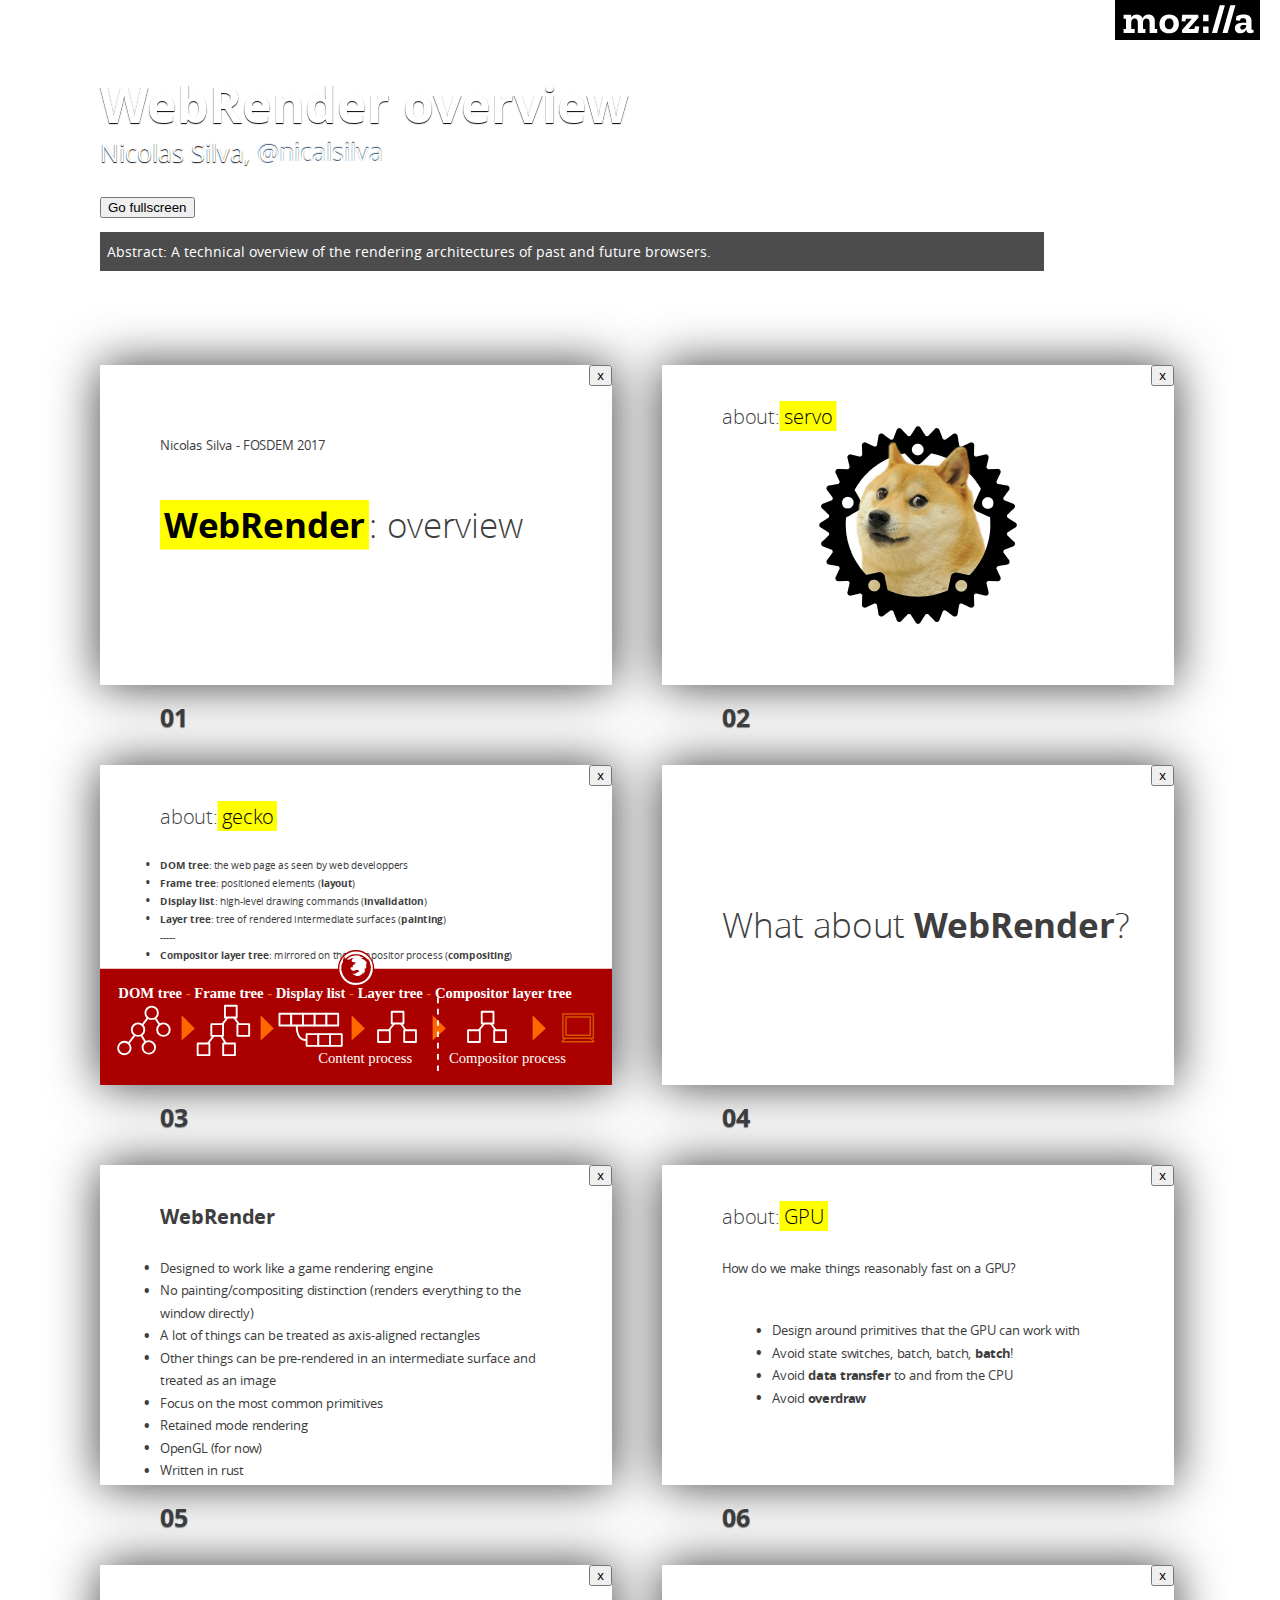
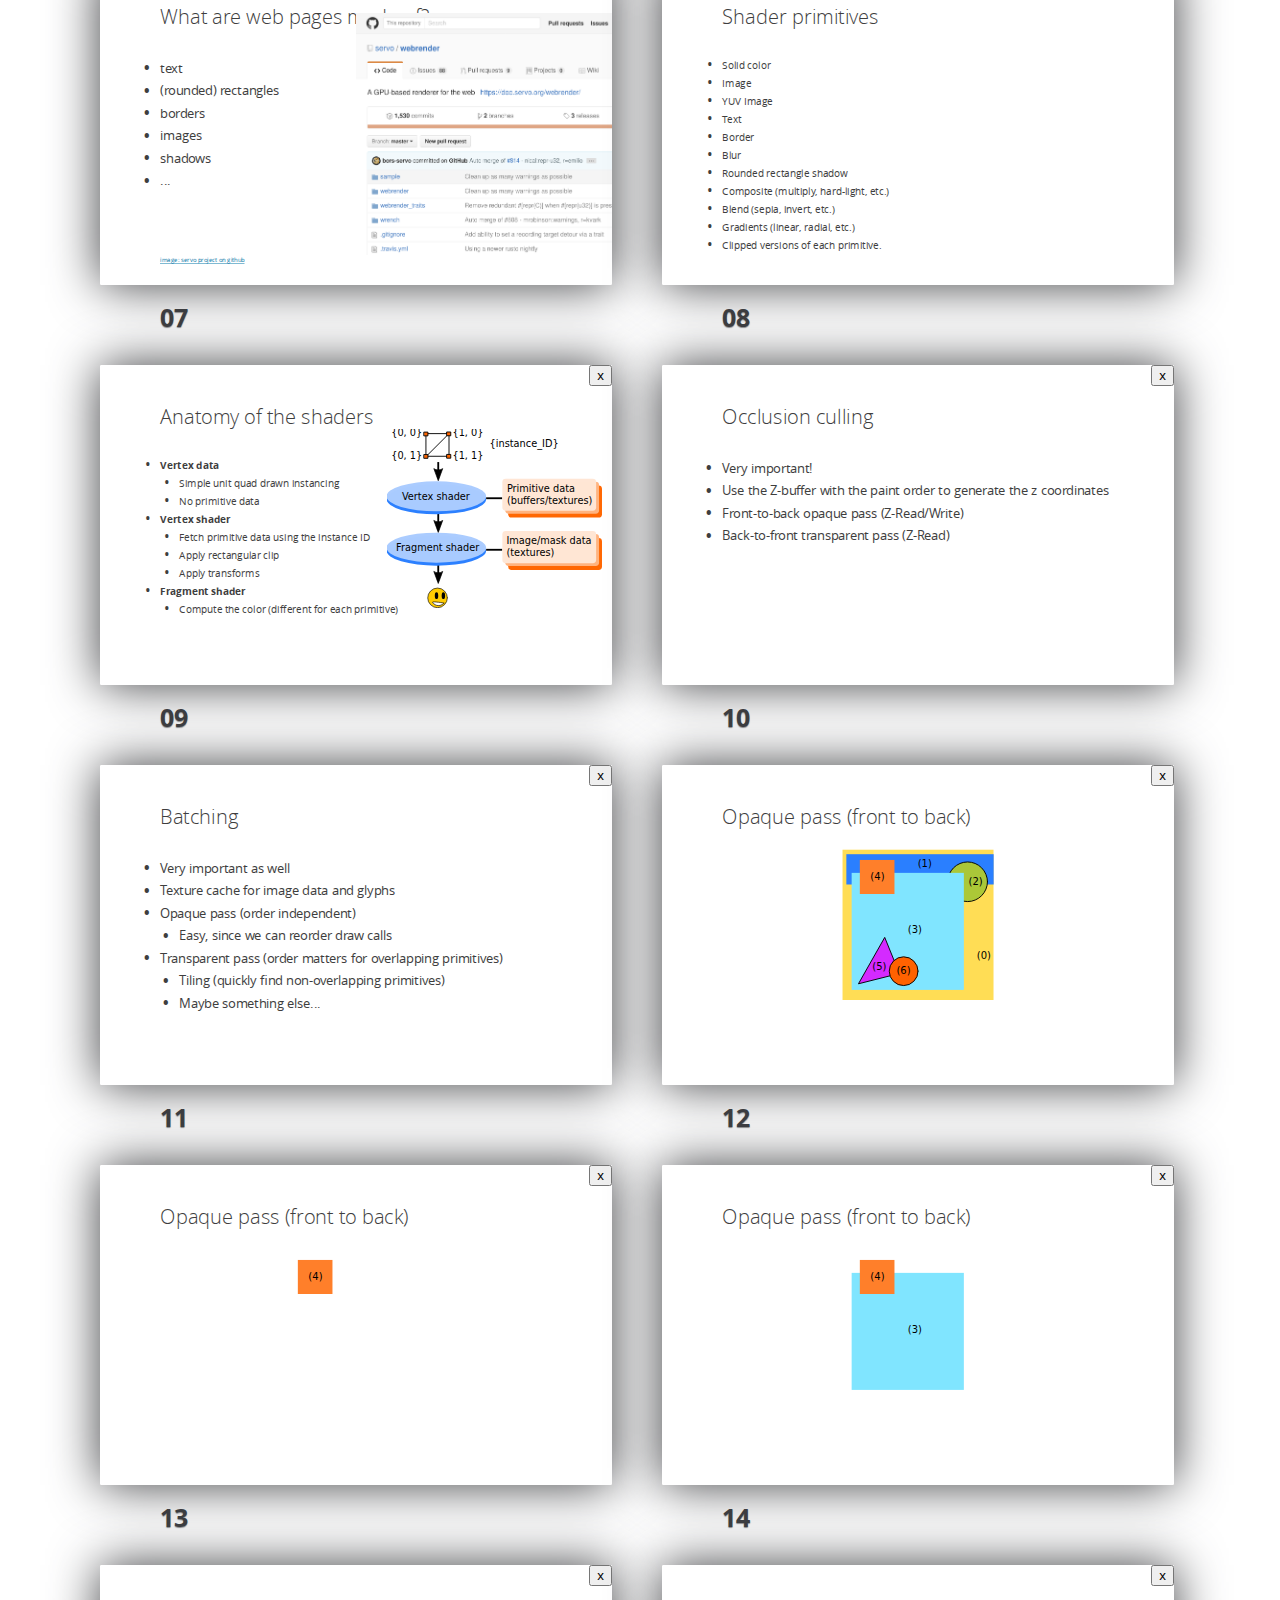
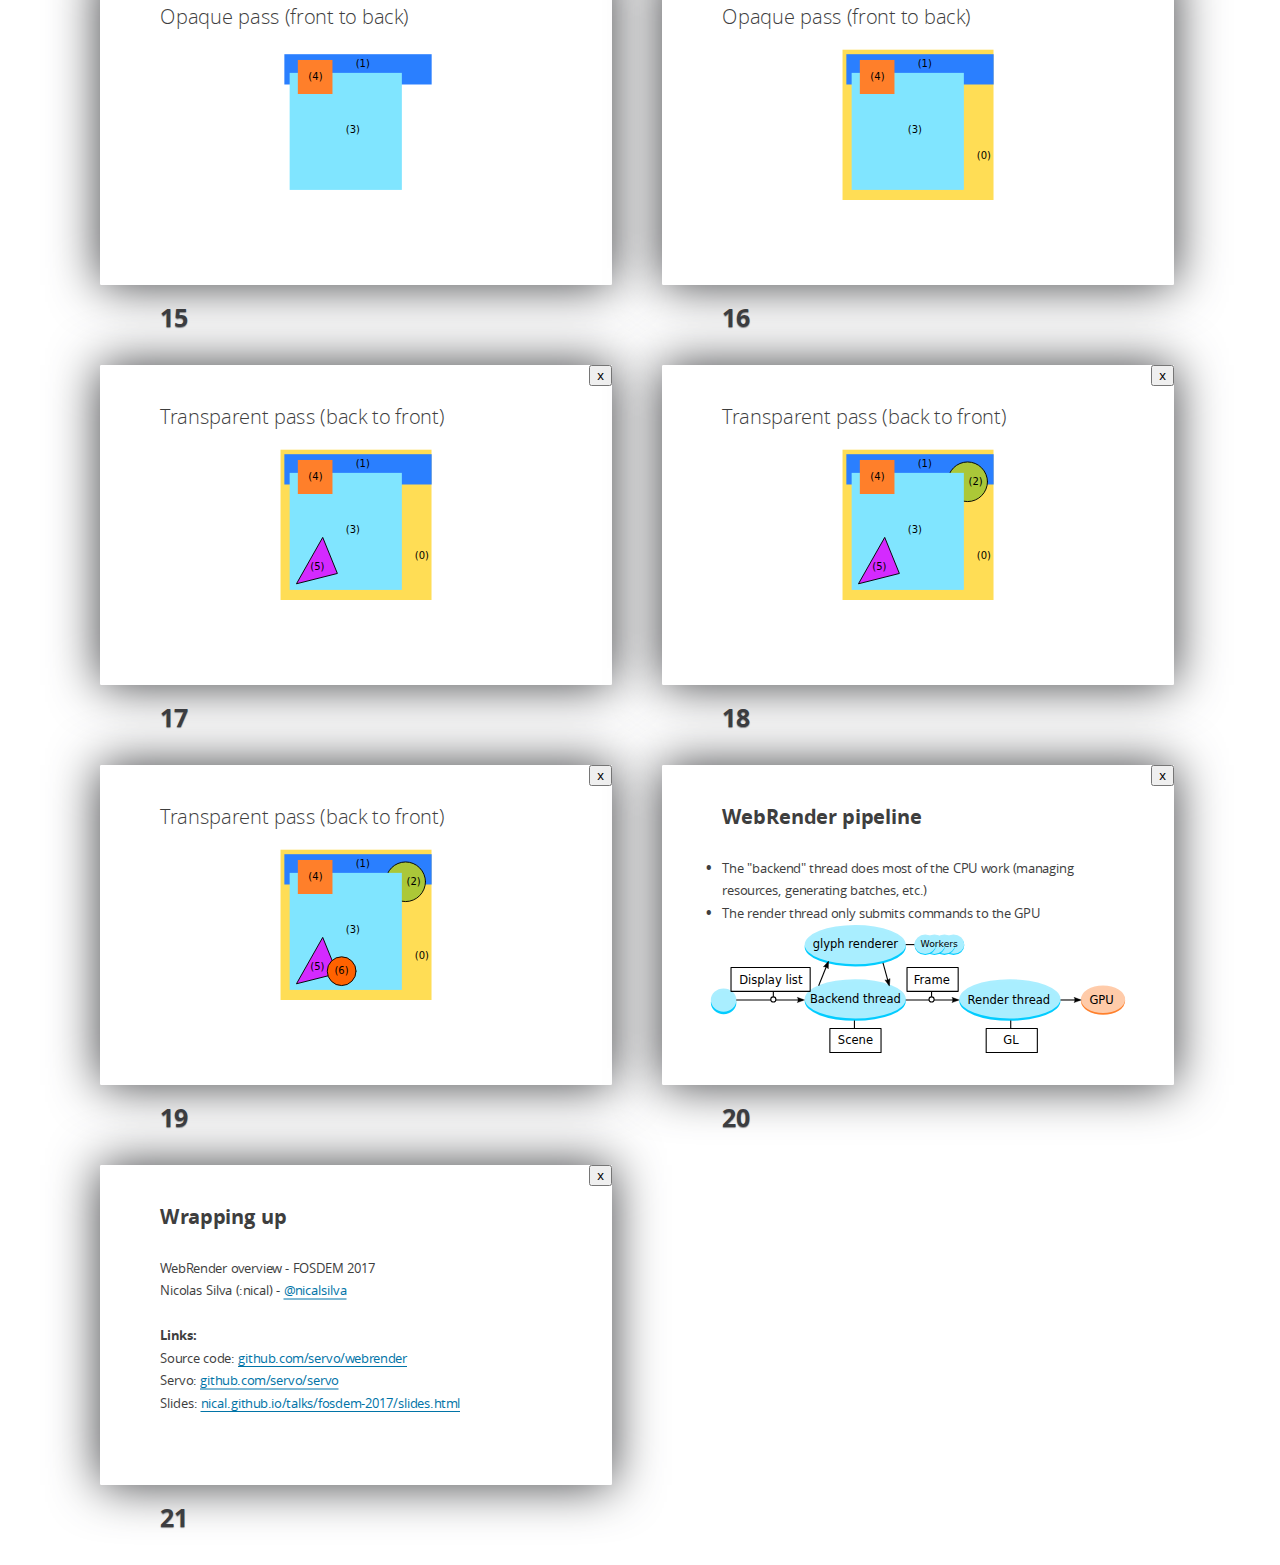
<file: fosdem-2017/slides.html>
<!DOCTYPE HTML>
<!-- <html lang="en-US"> -->
<html lang="en-US">

<head>
  <meta charset="UTF-8">
  <title>WebRender overview</title>

  <meta name="viewport" content="width=device-width, user-scalable=yes">
  <link rel="stylesheet" href="themes/mozilla/styles/style.css">
</head>
<body class="list">
  <header class="caption">
    <h1>WebRender overview</h1>
    <p class="footer">
      Nicolas Silva,
      <a href="http://twitter.com/">@nicalsilva</a>
    </p>
  </header>
  <aside class="talkdescription">
    <p>This slide deck is using the shower system - roll over the previews to see the notes and click any slide to go into presentation mode. Then use keys to navigate. <button onclick="goFullScreen()">Go fullscreen</button></p>
    <p class="abstract">
      <strong>Abstract: </strong>
        A technical overview of the rendering architectures of past and future browsers.
    </p>
  </aside>

  <div id="intro" class="slide oneline"><div>
    <section>
      <header>
        <h2><mark><strong>WebRender</strong></mark>: overview</h2>
      </header>

      <div> Nicolas Silva - FOSDEM 2017 </div>

      <footer class="notes">
      </footer>
    </section>
  </div></div>

  <div id="about-servo" class="slide"><div>
    <section>
      <header>
        <h2>about:<mark>servo</mark></h2>
      </header>
      <img src="pictures/servo.png"
           class="middle"
           alt="servo logo">
      <footer class="notes">

 - A research browser written in rust
 - Useful to try out new ideas
 - WebRender is its graphics rendering component

      </footer>
    </section>
  </div></div>

 <div id="about-gecko" class="slide"><div>
    <section>
      <header>
        <h2>about:<mark>gecko</mark></h2>
      </header>
      <ul class="longlist">
        <li><strong>DOM tree</strong>: the web page as seen by web developpers</li>
        <li><strong>Frame tree</strong>: positioned elements (<strong>layout</strong>)
        <li><strong>Display list</strong>: high-level drawing commands (<strong>invalidation</strong>)</li>
        <li><strong>Layer tree</strong>: tree of rendered intermediate surfaces (<strong>painting</strong>)</li>
        -----
        <li><strong>Compositor layer tree</strong>: mirrored on the compositor process (<strong>compositing</strong>)</li>
      </ul>

      <img
        src="pictures/gecko-pipeline.svg"
        class="bottom"
        style="position:absolute; width:100% left: 0px; bottom:0px;"
      >

      <footer class="notes">

This architecture and the abstraction we use are designed arount the idea of rendering on the CPU. Progressively we'h started using the GPU for simple things like compositing. But we've mostly tried to adapt our usage of the GPU to our drawing model.

If we want to make good use of the GPU we need to re-think our architecture and design it around the Way GPUs work nowadays.

Moving rendering to the GPU is important because the processing power of CPUs hasn't scaled well with pixel density and the increasing demand for more interactivity.

      </footer>
    </section>
  </div></div>

<!--
  <div id="everything-gpu" class="slide oneline"><div>
    <section>
      <header>
        <h2>Design for the <strong>GPU</strong>?</h2>
      </header>
      <footer class="notes">

Rather than painting and compositing

      </footer>
    </section>
  </div></div>
-->

<!--
   <div id="immediatemode" class="slide"><div>
    <section>
      <header>
        <h2><strong>Immediate mode</strong> rendering</h2>
      </header>
        <pre>
            <code>// each frame </code>
            <code>  </code>
            <code>canvas.move_to(0, 0);</code>
            <code>canvas.line_to(1, 0);</code>
            <code>// ... </code>
            <code>canvas.close();</code>
            <code>canvas.fill()</code>
            <code>// ... </code>
        </pre>
      <footer class="notes">
      </footer>
    </section>
  </div></div>

 <div id="retainedmode" class="slide"><div>
    <section>
      <header>
        <h2><strong>Retained mode</strong> rendering</h2>
      </header>
      <ul>
        <li>Generate a representation of the scene that is understandable to the GPU</li>
        <li>optimize rendering by looking at the whole scene instead of command by command</li>
        <li>Keep heavy resources in GPU memory between frames</li>
        <li>Take advantage of the knowledge that most what's in the current frame was already in the previous frame</li>
      </ul>

      <footer class="notes">
      </footer>
    </section>
  </div></div>
-->

  <div id="whatabout-wr" class="slide oneline"><div>
    <section>
      <header>
        <h2>What about <strong>WebRender</strong>?</h2>
      </header>
      <footer class="notes"></footer>
    </section>
  </div></div>

  <div id="webrender-3" class="slide"><div>
    <section>
      <header>
        <h2><strong>WebRender</strong></h2>
      </header>

      <ul>
        <li>Designed to work like a game rendering engine</li>
        <li>No painting/compositing distinction (renders everything to the window directly)</li>
        <li>A lot of things can be treated as axis-aligned rectangles</li>
        <li>Other things can be pre-rendered in an intermediate surface and treated as an image</li>
        <li>Focus on the most common primitives</li>
        <li>Retained mode rendering</li>
        <li>OpenGL (for now)</li>
        <li>Written in rust</li>
      </ul>

      <footer class="notes">

      </footer>
    </section>
  </div></div>

 <div id="about-gpu" class="slide"><div>
    <section>
      <header>
        <h2>about:<mark>GPU</mark></h2>
      </header>
      How do we make things reasonably fast on a GPU?
      <ul class="list">
        <li>Design around primitives that the GPU can work with</li>
        <li>Avoid state switches, batch, batch, <strong>batch</strong>!</li>
        <li>Avoid <strong>data transfer</strong> to and from the CPU</li>
        <li>Avoid <strong>overdraw</strong></li>
      </ul>

      <footer class="notes">
      </footer>
    </section>
  </div></div>

  <div id="web-primitives" class="slide"><div>
    <section>
      <header>
        <h2>What are web pages made of?</h2>
      </header>
      <img src="pictures/github.png"
           class="right"
           alt="screenshot of a web page"
           style="width:50%; position:absolute; right:0%; top:15%">

      <ul>
        <li>text</li>
        <li>(rounded) rectangles</li>
        <li>borders</li>
        <li>images</li>
        <li>shadows</li>
        <li>...</li>
      </ul>

      <small class="credits">
        <a href="https://github.com/servo/servo/">
          image: servo project on github
        </a>
      </small>
      <footer class="notes">

      </footer>
    </section>
  </div></div>

  <div id="shader-prim" class="slide"><div>
    <section>
      <header>
        <h2>Shader primitives</h2>
      </header>

      <ul class="longlist">
        <li>Solid color</li>
        <li>Image</li>
        <li>YUV Image</li>
        <li>Text</li>
        <li>Border</li>
        <li>Blur</li>
        <li>Rounded rectangle shadow</li>
        <li>Composite (multiply, hard-light, etc.)</li>
        <li>Blend (sepia, invert, etc.)</li>
        <li>Gradients (linear, radial, etc.)</li>
        <li>Clipped versions of each primitive.</li>
      </ul>

      <footer class="notes">

      </footer>
    </section>
  </div></div>

  <div id="shaders" class="slide"><div>
    <section>
      <header>
        <h2>Anatomy of the shaders</h2>
      </header>

      <ul class = "longlist">
        <li><strong>Vertex data</strong>
        <ul>
          <li> Simple unit quad drawn instancing</li>
          <li> No primitive data</li>
        </ul>
        </li>
        <li><strong>Vertex shader</strong>
        <ul>
          <li> Fetch primitive data using the instance ID</li>
          <li> Apply rectangular clip
          <li> Apply transforms
        </ul>
        </li>
        <li><strong>Fragment shader</strong>
        <ul>
          <li> Compute the color (different for each primitive)</li>
        </ul>
        </li>
      </ul>

      <img src="pictures/shading-pipeline.svg"
           class="right"
           alt="shading pipeline"
           style="width:42%; position:absolute; right:2%; top:20%">

      <footer class="notes">

      </footer>
    </section>
  </div></div>


  <div id="culling" class="slide"><div>
    <section>
      <header>
        <h2>Occlusion culling</h2>
      </header>

      <ul>
        <li>Very important!</li>
        <li>Use the Z-buffer with the paint order to generate the z coordinates</li>
        <li>Front-to-back opaque pass (Z-Read/Write)</li>
        <li>Back-to-front transparent pass (Z-Read)</li>
      </ul>

      <footer class="notes"></footer>
    </section>
  </div></div>

  <div id="batching" class="slide"><div>
    <section>
      <header>
        <h2>Batching</h2>
      </header>

      <ul>
        <li>Very important as well</li>
        <li>Texture cache for image data and glyphs</li>
        <li>Opaque pass (order independent)
          <ul>
            <li>Easy, since we can reorder draw calls</li>
          </ul>
        </li>
        <li>Transparent pass (order matters for overlapping primitives)
          <ul>
            <li>Tiling (quickly find non-overlapping primitives)</li>
            <li>Maybe something else...</li>
          </ul>
        </li>
      </ul>

      <footer class="notes"></footer>
    </section>
  </div></div>


  <div id="ot-example" class="slide"><div>
    <section>
      <header>
        <h2>Opaque pass (front to back)</h2>
      </header>
      <img src="pictures/batch-01.svg"
           class="middle"
           alt="opaque and transparent passes example">
      <footer class="notes">
      </footer>
    </section>
  </div></div>

  <div id="opass-01" class="slide"><div>
    <section>
      <header>
        <h2>Opaque pass (front to back)</h2>
      </header>
      <img src="pictures/batch-opaque-01.svg"
           class="middle"
           alt="opaque pass step by step">
      <footer class="notes">
      </footer>
    </section>
  </div></div>

  <div id="opass-02" class="slide"><div>
    <section>
      <header>
        <h2>Opaque pass (front to back)</h2>
      </header>
      <img src="pictures/batch-opaque-02.svg"
           class="middle"
           alt="opaque pass step by step">
      <footer class="notes">
      </footer>
    </section>
  </div></div>

  <div id="opass-03" class="slide"><div>
    <section>
      <header>
        <h2>Opaque pass (front to back)</h2>
      </header>
      <img src="pictures/batch-opaque-03.svg"
           class="middle"
           alt="opaque pass step by step">
      <footer class="notes">
      </footer>
    </section>
  </div></div>

  <div id="opass-04" class="slide"><div>
    <section>
      <header>
        <h2>Opaque pass (front to back)</h2>
      </header>
      <img src="pictures/batch-opaque-04.svg"
           class="middle"
           alt="opaque pass step by step">
      <footer class="notes">
      </footer>
    </section>
  </div></div>

  <div id="tpass-01" class="slide"><div>
    <section>
      <header>
        <h2>Transparent pass (back to front)</h2>
      </header>
      <img src="pictures/batch-transparent-01.svg"
           class="middle"
           alt="transparent pass step by step">
      <footer class="notes">
      </footer>
    </section>
  </div></div>

  <div id="tpass-02" class="slide"><div>
    <section>
      <header>
        <h2>Transparent pass (back to front)</h2>
      </header>
      <img src="pictures/batch-transparent-02.svg"
           class="middle"
           alt="transparent pass step by step">
      <footer class="notes">
      </footer>
    </section>
  </div></div>

  <div id="tpass-03" class="slide"><div>
    <section>
      <header>
        <h2>Transparent pass (back to front)</h2>
      </header>
      <img src="pictures/batch-transparent-03.svg"
           class="middle"
           alt="transparent pass step by step">
      <footer class="notes">
      </footer>
    </section>
  </div></div>

  <div id="webrender-2" class="slide"><div>
    <section>
      <header>
        <h2><strong>WebRender pipeline</strong></h2>
      </header>
      <ul>
        <li>The "backend" thread does most of the CPU work (managing resources, generating batches, etc.) </li>
        <li>The render thread only submits commands to the GPU</li>
      </ul>

      <img src="pictures/wr-pipeline.svg"
           class="bottom"
           alt="webrender pipeline"
           style="width:100%; height:40%; position:absolute; bottom:10%;">

      <footer class="notes">
      </footer>
    </section>
  </div></div>


  <div id="thanks" class="slide"><div>
    <section>
      <header>
        <h2><strong>Wrapping up</strong></h2>
      </header>

      <ul class="nobull">
        <li>WebRender overview - FOSDEM 2017</li>
        <li>Nicolas Silva (:nical) - <a href="https://twitter.com/nicalsilva">@nicalsilva</a></li>
        <li></li>
      </ul>
      <strong>Links:</strong>
      <ul class="nobull">
        <li>Source code: <a href="https://github.com/servo/webrender/">github.com/servo/webrender</a></li>
        <li>Servo: <a href="https://github.com/servo/servo/">github.com/servo/servo</a></li>
        <li>Slides: <a href="https://nical.github.io/talks/fosdem-2017/slides.html">nical.github.io/talks/fosdem-2017/slides.html</a></li>
        <li></li>
      </ul>

    <footer class="notes">
    </footer>

    </section>
  </div></div>

  <!--
    To hide progress bar from entire presentation
    just remove “progress” element.
    -->
  <div class="progress"><div></div></div>

  <script src="scripts/script.js"></script>
</body>
</html>
</file>
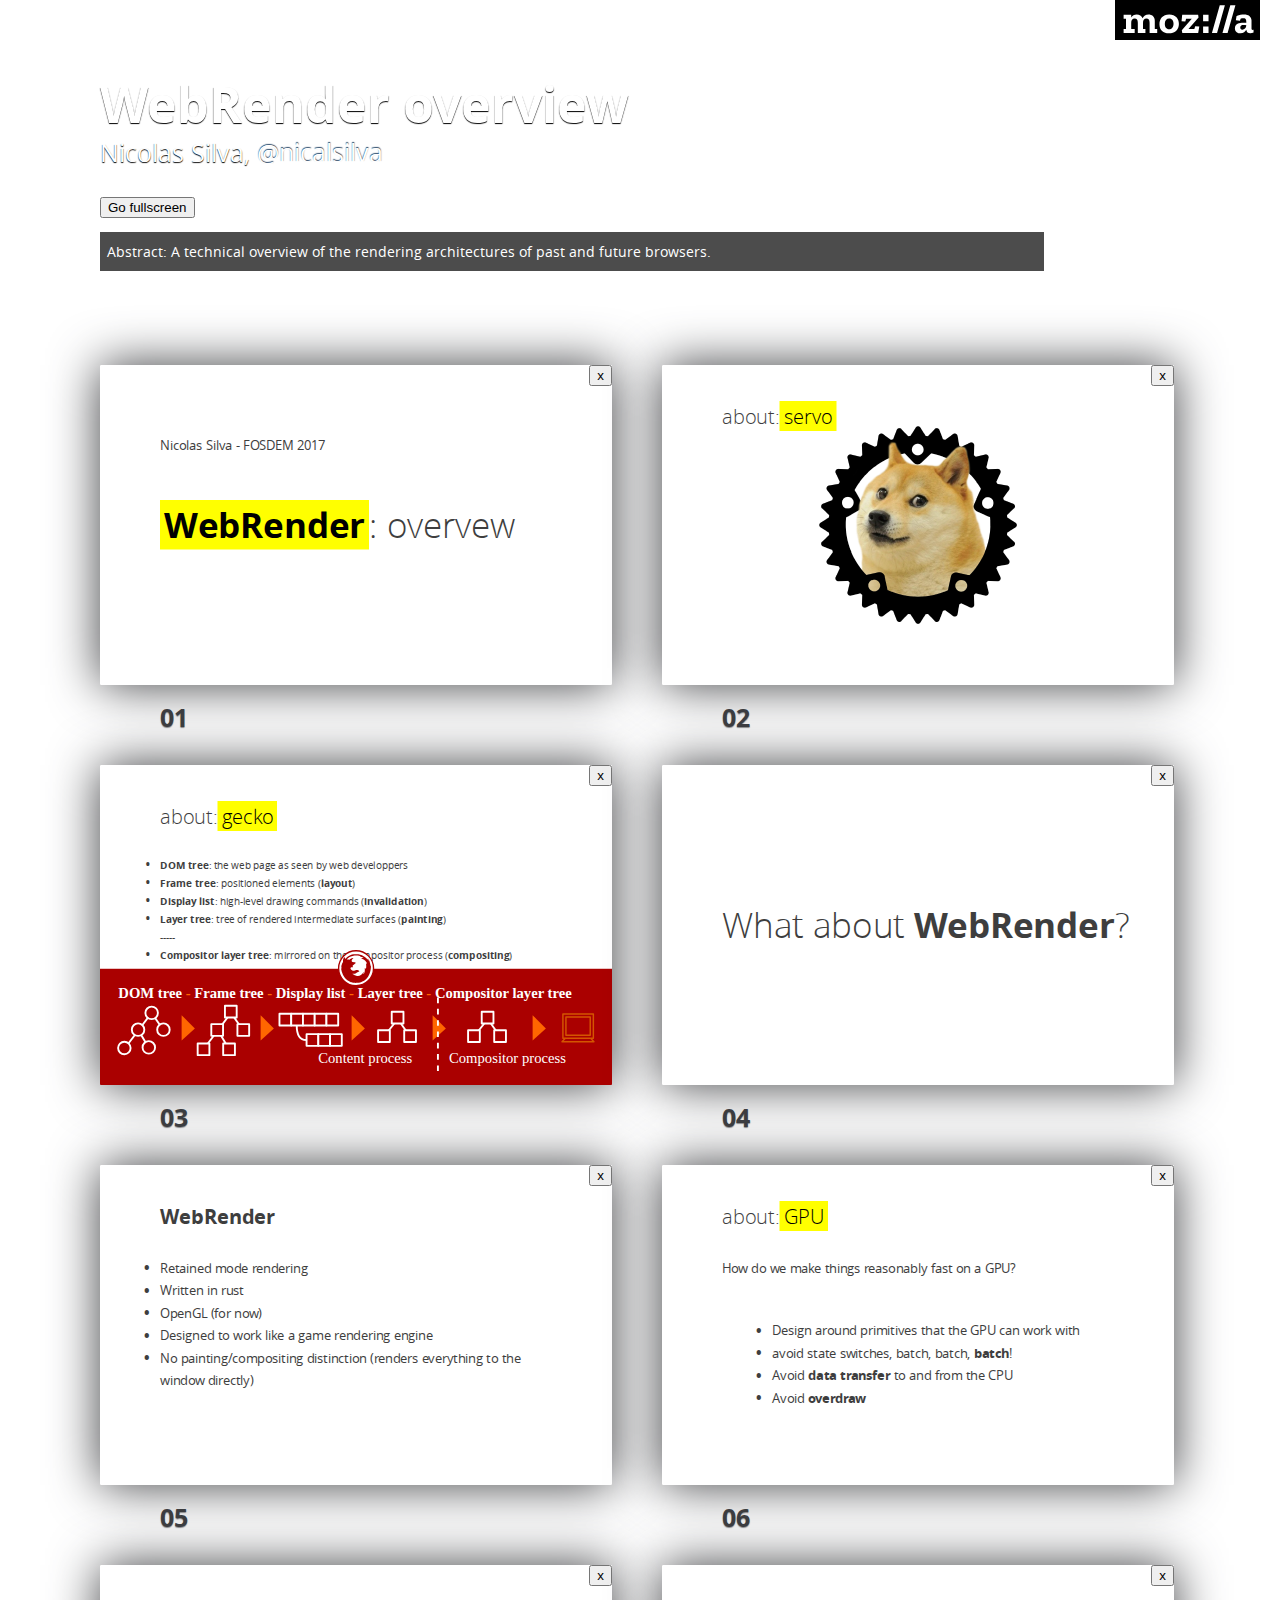
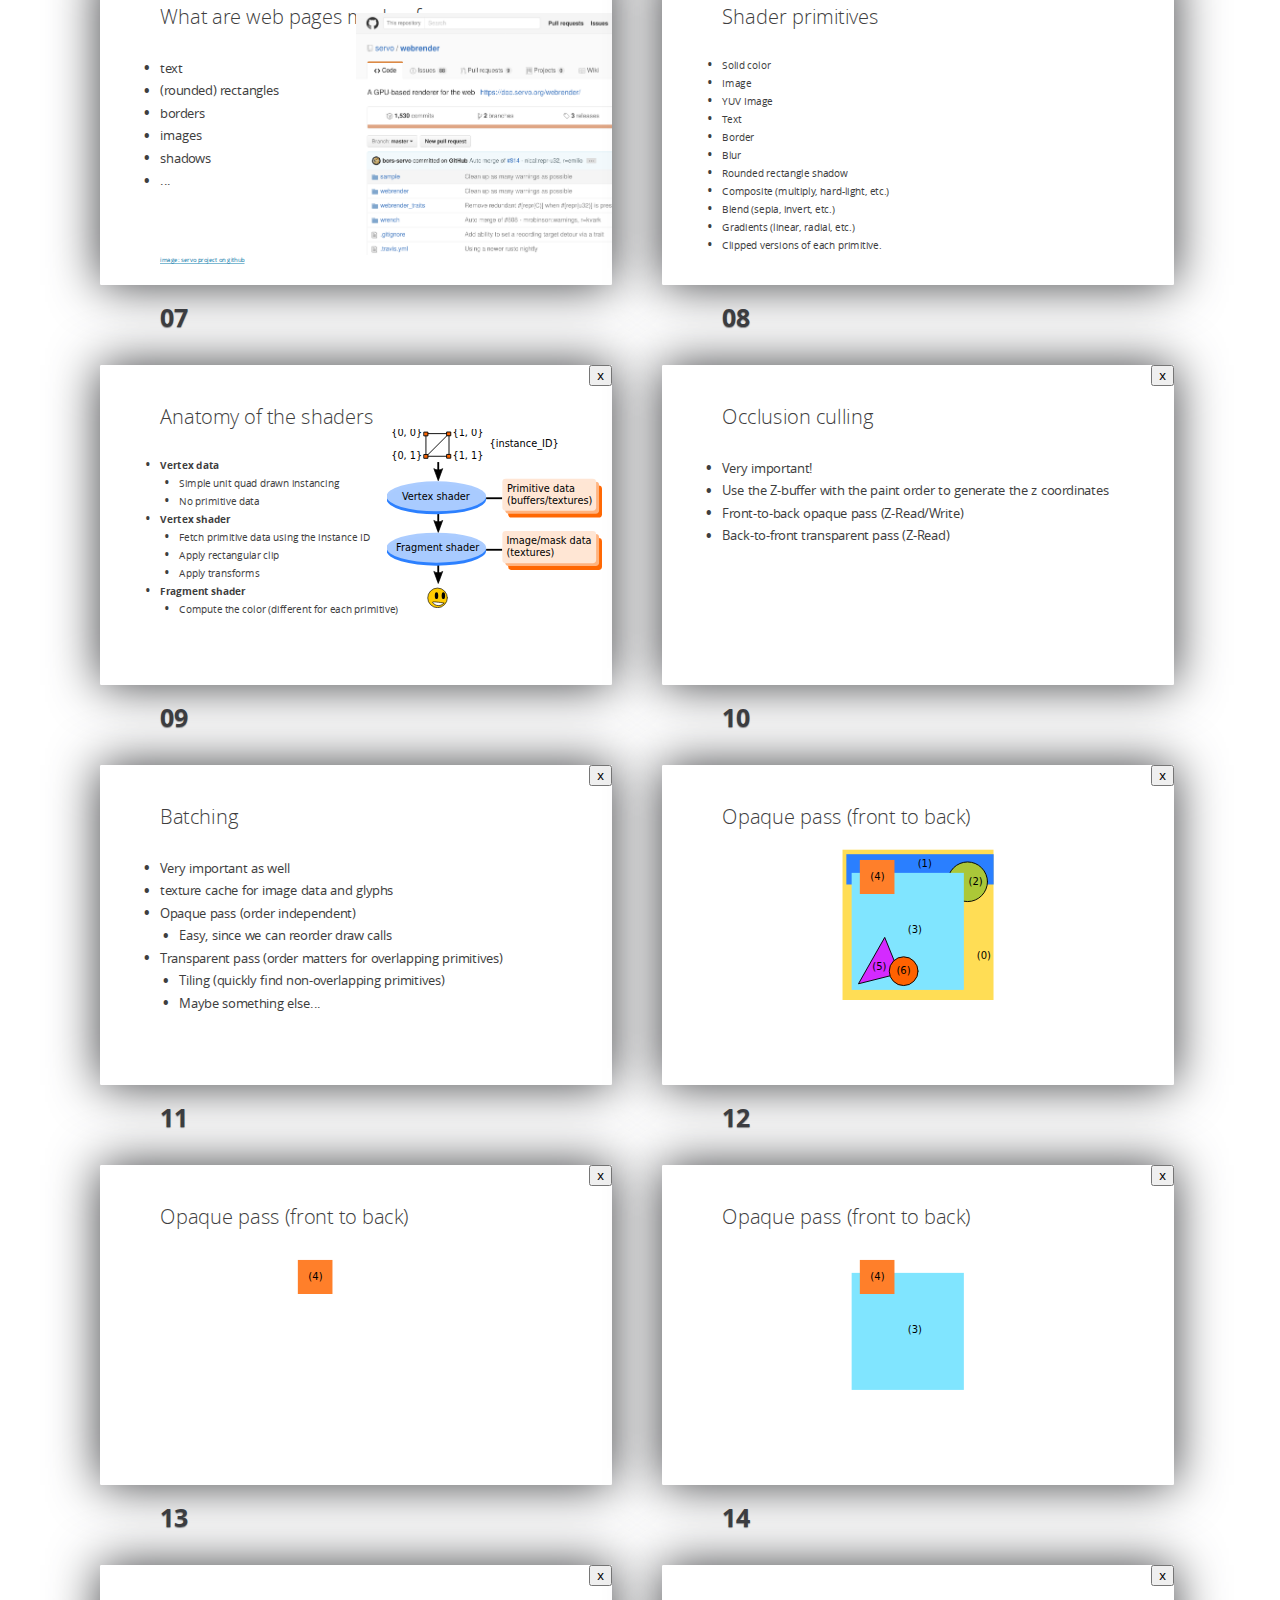
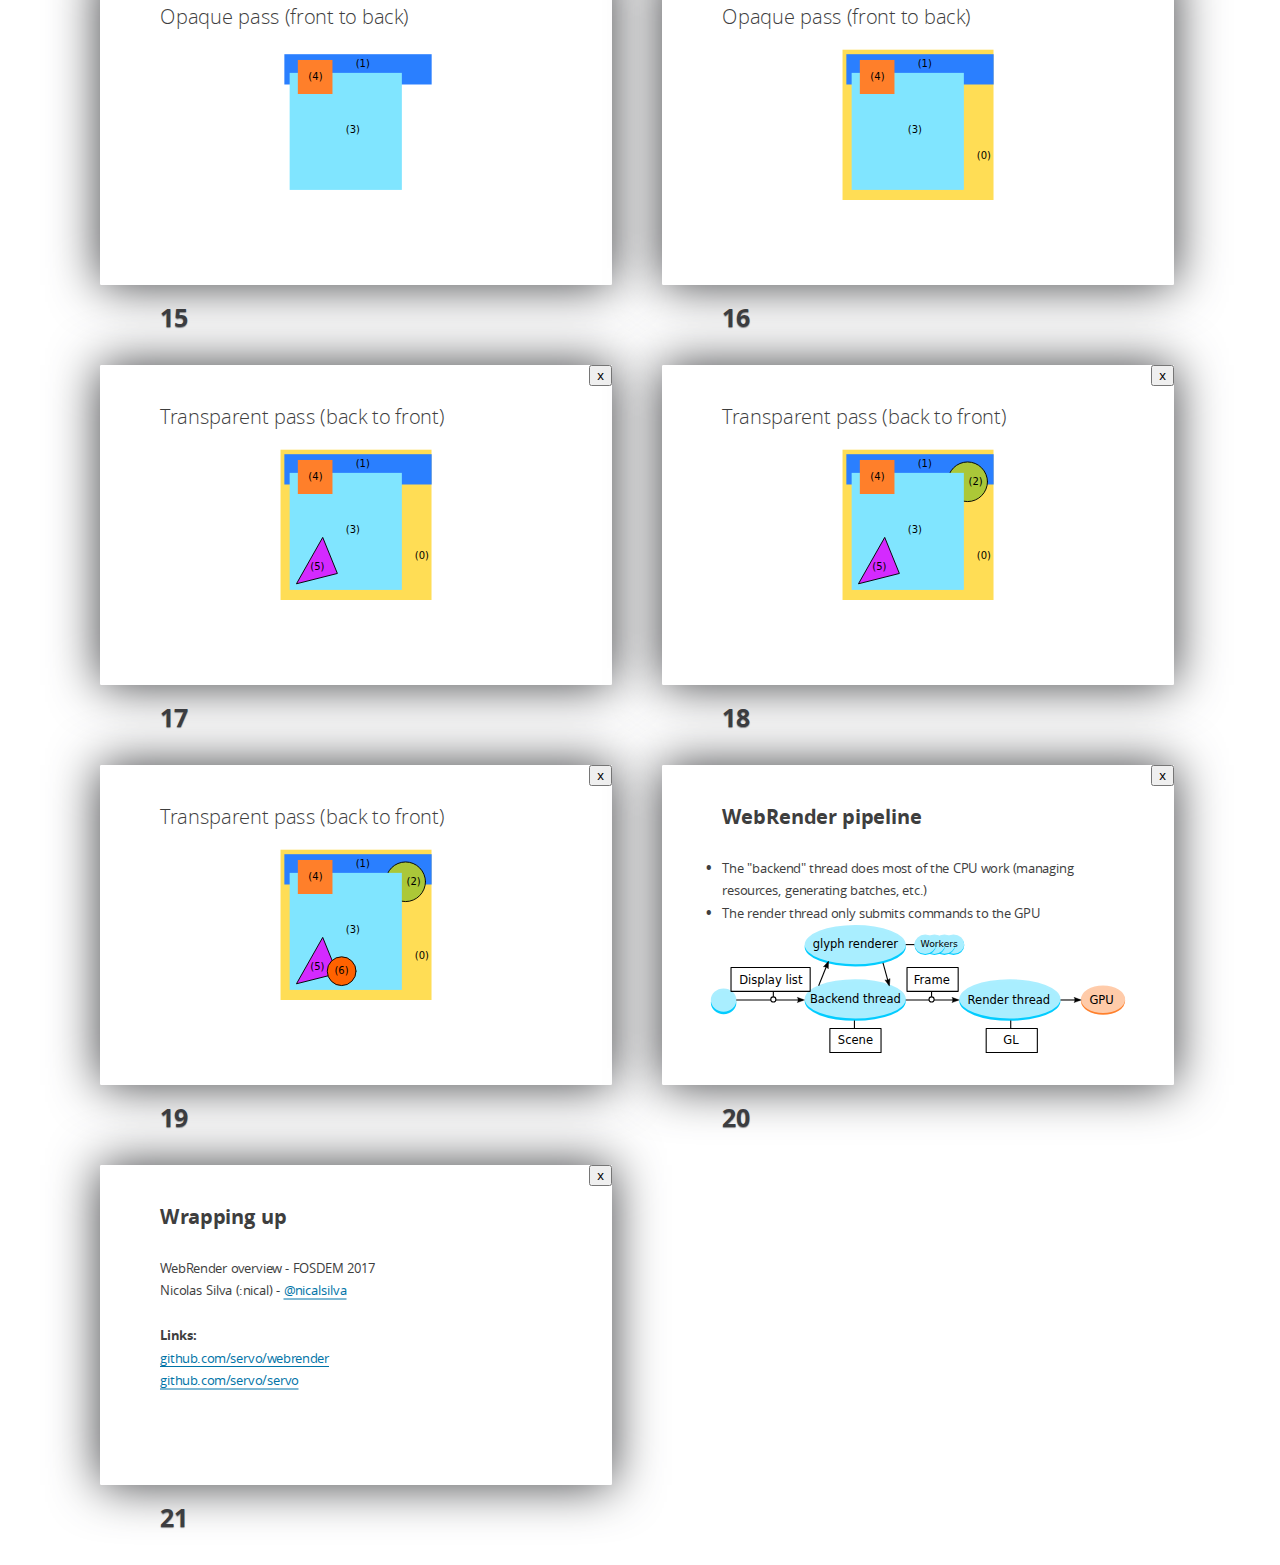
<file: webrender/slides.html>
<!DOCTYPE HTML>
<!-- <html lang="en-US"> -->
<html lang="en-US">

<head>
  <meta charset="UTF-8">
  <title>WebRender overview</title>

  <meta name="viewport" content="width=device-width, user-scalable=yes">
  <link rel="stylesheet" href="themes/mozilla/styles/style.css">
</head>
<body class="list">
  <header class="caption">
    <h1>WebRender overview</h1>
    <p class="footer">
      Nicolas Silva,
      <a href="http://twitter.com/">@nicalsilva</a>
    </p>
  </header>
  <aside class="talkdescription">
    <p>This slide deck is using the shower system - roll over the previews to see the notes and click any slide to go into presentation mode. Then use keys to navigate. <button onclick="goFullScreen()">Go fullscreen</button></p>
    <p class="abstract">
      <strong>Abstract: </strong>
        A technical overview of the rendering architectures of past and future browsers.
    </p>
  </aside>

  <div id="intro" class="slide oneline"><div>
    <section>
      <header>
        <h2><mark><strong>WebRender</strong></mark>: overvew</h2>
      </header>

      <div> Nicolas Silva - FOSDEM 2017 </div>

      <footer class="notes">
      </footer>
    </section>
  </div></div>

  <div id="about-servo" class="slide"><div>
    <section>
      <header>
        <h2>about:<mark>servo</mark></h2>
      </header>
      <img src="pictures/servo.png"
           class="middle"
           alt="servo logo">
      <footer class="notes">

 - A research browser written in rust
 - Useful to try out new ideas
 - WebRender is its graphics rendering component

      </footer>
    </section>
  </div></div>

 <div id="about-gecko" class="slide"><div>
    <section>
      <header>
        <h2>about:<mark>gecko</mark></h2>
      </header>
      <ul class="longlist">
        <li><strong>DOM tree</strong>: the web page as seen by web developpers</li>
        <li><strong>Frame tree</strong>: positioned elements (<strong>layout</strong>)
        <li><strong>Display list</strong>: high-level drawing commands (<strong>invalidation</strong>)</li>
        <li><strong>Layer tree</strong>: tree of rendered intermediate surfaces (<strong>painting</strong>)</li>
        -----
        <li><strong>Compositor layer tree</strong>: mirrored on the compositor process (<strong>compositing</strong>)</li>
      </ul>

      <img
        src="pictures/gecko-pipeline.svg"
        class="bottom"
        style="position:absolute; width:100% left: 0px; bottom:0px;"
      >

      <footer class="notes">

This architecture and the abstraction we use are designed arount the idea of rendering on the CPU. Progressively we'h started using the GPU for simple things like compositing. But we've mostly tried to adapt our usage of the GPU to our drawing model.

If we want to make good use of the GPU we need to re-think our architecture and design it around the Way GPUs work nowadays.

Moving rendering to the GPU is important because the processing power of CPUs hasn't scaled well with pixel density and the increasing demand for more interactivity.

      </footer>
    </section>
  </div></div>

<!--
  <div id="everything-gpu" class="slide oneline"><div>
    <section>
      <header>
        <h2>Design for the <strong>GPU</strong>?</h2>
      </header>
      <footer class="notes">

Rather than painting and compositing

      </footer>
    </section>
  </div></div>
-->

<!--
   <div id="immediatemode" class="slide"><div>
    <section>
      <header>
        <h2><strong>Immediate mode</strong> rendering</h2>
      </header>
        <pre>
            <code>// each frame </code>
            <code>  </code>
            <code>canvas.move_to(0, 0);</code>
            <code>canvas.line_to(1, 0);</code>
            <code>// ... </code>
            <code>canvas.close();</code>
            <code>canvas.fill()</code>
            <code>// ... </code>
        </pre>
      <footer class="notes">
      </footer>
    </section>
  </div></div>

 <div id="retainedmode" class="slide"><div>
    <section>
      <header>
        <h2><strong>Retained mode</strong> rendering</h2>
      </header>
      <ul>
        <li>Generate a representation of the scene that is understandable to the GPU</li>
        <li>optimize rendering by looking at the whole scene instead of command by command</li>
        <li>Keep heavy resources in GPU memory between frames</li>
        <li>Take advantage of the knowledge that most what's in the current frame was already in the previous frame</li>
      </ul>

      <footer class="notes">
      </footer>
    </section>
  </div></div>
-->

  <div id="whatabout-wr" class="slide oneline"><div>
    <section>
      <header>
        <h2>What about <strong>WebRender</strong>?</h2>
      </header>
      <footer class="notes"></footer>
    </section>
  </div></div>

  <div id="webrender-1" class="slide"><div>
    <section>
      <header>
        <h2><strong>WebRender</strong></h2>
      </header>
      <ul>
        <li>Retained mode rendering</li>
        <li>Written in rust</li>
        <li>OpenGL (for now)</li>
        <li>Designed to work like a game rendering engine</li>
        <li>No painting/compositing distinction (renders everything to the window directly)</li>
      </ul>

      <footer class="notes">
      </footer>
    </section>
  </div></div>

 <div id="about-gpu" class="slide"><div>
    <section>
      <header>
        <h2>about:<mark>GPU</mark></h2>
      </header>
      How do we make things reasonably fast on a GPU?
      <ul class="list">
        <li>Design around primitives that the GPU can work with</li>
        <li>avoid state switches, batch, batch, <strong>batch</strong>!</li>
        <li>Avoid <strong>data transfer</strong> to and from the CPU</li>
        <li>Avoid <strong>overdraw</strong></li>
      </ul>

      <footer class="notes">
      </footer>
    </section>
  </div></div>

  <div id="web-primitives" class="slide"><div>
    <section>
      <header>
        <h2>What are web pages made of</h2>
      </header>
      <img src="pictures/github.png"
           class="right"
           alt="screenshot of a web page"
           style="width:50%; position:absolute; right:0%; top:15%">

      <ul>
        <li>text</li>
        <li>(rounded) rectangles</li>
        <li>borders</li>
        <li>images</li>
        <li>shadows</li>
        <li>...</li>
      </ul>

      <small class="credits">
        <a href="https://github.com/servo/servo/">
          image: servo project on github
        </a>
      </small>
      <footer class="notes">

      </footer>
    </section>
  </div></div>


  <div id="shader-prim" class="slide"><div>
    <section>
      <header>
        <h2>Shader primitives</h2>
      </header>

      <ul class="longlist">
        <li>Solid color</li>
        <li>Image</li>
        <li>YUV Image</li>
        <li>Text</li>
        <li>Border</li>
        <li>Blur</li>
        <li>Rounded rectangle shadow</li>
        <li>Composite (multiply, hard-light, etc.)</li>
        <li>Blend (sepia, invert, etc.)</li>
        <li>Gradients (linear, radial, etc.)</li>
        <li>Clipped versions of each primitive.</li>
      </ul>

      <footer class="notes">

      </footer>
    </section>
  </div></div>

  <div id="shaders" class="slide"><div>
    <section>
      <header>
        <h2>Anatomy of the shaders</h2>
      </header>

      <ul class = "longlist">
        <li><strong>Vertex data</strong>
        <ul>
          <li> Simple unit quad drawn instancing</li>
          <li> No primitive data</li>
        </ul>
        </li>
        <li><strong>Vertex shader</strong>
        <ul>
          <li> Fetch primitive data using the instance ID</li>
          <li> Apply rectangular clip
          <li> Apply transforms
        </ul>
        </li>
        <li><strong>Fragment shader</strong>
        <ul>
          <li> Compute the color (different for each primitive)</li>
        </ul>
        </li>
      </ul>

      <img src="pictures/shading-pipeline.svg"
           class="right"
           alt="shading pipeline"
           style="width:42%; position:absolute; right:2%; top:20%">

      <footer class="notes">

      </footer>
    </section>
  </div></div>


  <div id="culling" class="slide"><div>
    <section>
      <header>
        <h2>Occlusion culling</h2>
      </header>

      <ul>
        <li>Very important!</li>
        <li>Use the Z-buffer with the paint order to generate the z coordinates</li>
        <li>Front-to-back opaque pass (Z-Read/Write)</li>
        <li>Back-to-front transparent pass (Z-Read)</li>
      </ul>

      <footer class="notes"></footer>
    </section>
  </div></div>

  <div id="batching" class="slide"><div>
    <section>
      <header>
        <h2>Batching</h2>
      </header>

      <ul>
        <li>Very important as well</li>
        <li>texture cache for image data and glyphs</li>
        <li>Opaque pass (order independent)
          <ul>
            <li>Easy, since we can reorder draw calls</li>
          </ul>
        </li>
        <li>Transparent pass (order matters for overlapping primitives)
          <ul>
            <li>Tiling (quickly find non-overlapping primitives)</li>
            <li>Maybe something else...</li>
          </ul>
        </li>
      </ul>

      <footer class="notes"></footer>
    </section>
  </div></div>


  <div id="ot-example" class="slide"><div>
    <section>
      <header>
        <h2>Opaque pass (front to back)</h2>
      </header>
      <img src="pictures/batch-01.svg"
           class="middle"
           alt="opaque and transparent passes example">
      <footer class="notes">
      </footer>
    </section>
  </div></div>

  <div id="opass-01" class="slide"><div>
    <section>
      <header>
        <h2>Opaque pass (front to back)</h2>
      </header>
      <img src="pictures/batch-opaque-01.svg"
           class="middle"
           alt="opaque pass step by step">
      <footer class="notes">
      </footer>
    </section>
  </div></div>

  <div id="opass-02" class="slide"><div>
    <section>
      <header>
        <h2>Opaque pass (front to back)</h2>
      </header>
      <img src="pictures/batch-opaque-02.svg"
           class="middle"
           alt="opaque pass step by step">
      <footer class="notes">
      </footer>
    </section>
  </div></div>

  <div id="opass-03" class="slide"><div>
    <section>
      <header>
        <h2>Opaque pass (front to back)</h2>
      </header>
      <img src="pictures/batch-opaque-03.svg"
           class="middle"
           alt="opaque pass step by step">
      <footer class="notes">
      </footer>
    </section>
  </div></div>

  <div id="opass-04" class="slide"><div>
    <section>
      <header>
        <h2>Opaque pass (front to back)</h2>
      </header>
      <img src="pictures/batch-opaque-04.svg"
           class="middle"
           alt="opaque pass step by step">
      <footer class="notes">
      </footer>
    </section>
  </div></div>

  <div id="tpass-01" class="slide"><div>
    <section>
      <header>
        <h2>Transparent pass (back to front)</h2>
      </header>
      <img src="pictures/batch-transparent-01.svg"
           class="middle"
           alt="transparent pass step by step">
      <footer class="notes">
      </footer>
    </section>
  </div></div>

  <div id="tpass-02" class="slide"><div>
    <section>
      <header>
        <h2>Transparent pass (back to front)</h2>
      </header>
      <img src="pictures/batch-transparent-02.svg"
           class="middle"
           alt="transparent pass step by step">
      <footer class="notes">
      </footer>
    </section>
  </div></div>

  <div id="tpass-03" class="slide"><div>
    <section>
      <header>
        <h2>Transparent pass (back to front)</h2>
      </header>
      <img src="pictures/batch-transparent-03.svg"
           class="middle"
           alt="transparent pass step by step">
      <footer class="notes">
      </footer>
    </section>
  </div></div>

  <div id="webrender-2" class="slide"><div>
    <section>
      <header>
        <h2><strong>WebRender pipeline</strong></h2>
      </header>
      <ul>
        <li>The "backend" thread does most of the CPU work (managing resources, generating batches, etc.) </li>
        <li>The render thread only submits commands to the GPU</li>
      </ul>

      <img src="pictures/wr-pipeline.svg"
           class="bottom"
           alt="webrender pipeline"
           style="width:100%; height:40%; position:absolute; bottom:10%;">

      <footer class="notes">
      </footer>
    </section>
  </div></div>


  <div id="thanks" class="slide"><div>
    <section>
      <header>
        <h2><strong>Wrapping up</strong></h2>
      </header>

      <ul class="nobull">
        <li>WebRender overview - FOSDEM 2017</li>
        <li>Nicolas Silva (:nical) - <a href="https://twitter.com/nicalsilva">@nicalsilva</a></li>
        <li></li>
      </ul>
      <strong>Links:</strong>
      <ul class="nobull">
        <li><a href="https://github.com/servo/webrender/">github.com/servo/webrender</a></li>
        <li><a href="https://github.com/servo/servo/">github.com/servo/servo</a></li>
        <li></li>
      </ul>

    <footer class="notes">
    </footer>

    </section>
  </div></div>

  <!--
    To hide progress bar from entire presentation
    just remove “progress” element.
    -->
  <div class="progress"><div></div></div>

  <script src="scripts/script.js"></script>
</body>
</html>
</file>
<file: pwe-webgl/themes/mozilla/styles/style.css>
/*
	Mozilla theme for Shower presentation template: http://github.com/pepelsbey/shower
	Copyright © 2010–2011 Vadim Makeev, http://pepelsbey.net/
	Licensed under MIT license: https://github.com/pepelsbey/shower/wiki/License
	Theme by Chris Heilmann http://christianheilmann.com @codepo8
*/

@import url(fonts.css);
@import url(reset.css);

BODY {
	font:25px/1.8 'fira_sanslight', sans-serif;
	counter-reset:paging;
	}

body:after {
	position:absolute;
	top:0;
	right:10px;
	width:153px;
	height:41px;
	background:url(../images/tab-2.png);
	content:'';
	}


/* Slide
---------------------------------------- */
.slide button.cb {
	position: absolute;
	top: 80px;
	right: 0;
}
.full .slide button.cb {
	display: none;
}
.inactive {
	opacity: .5;
}
.slide:after {
	counter-increment:paging;
	content:counter(paging, decimal-leading-zero);
	}
.slide section {
	padding:80px 120px 0;
	width:784px;
	height:560px;
	background:url(../images/bg-sandstone-2.png);
	color:rgb(62,62,62);
	}

/* 
	No numbering in the progress bar:
  add "nonumbers" class to <html> 
*/
.nonumbers .full .slide:after{
	content: '';
	}

/* 
	Smooth fading in between slides: 
	add "fade" class to <html>
*/
.fade .full .slide section {
	-webkit-transition: opacity 1s;
		 -moz-transition: opacity 1s;
	    -ms-transition: opacity 1s;
       -o-transition: opacity 1s;
	        transition: opacity 1s;
  opacity: 0;
}
.fade .full .slide:target section { 
	opacity: 1; 
}
.fade .full .slide { 
	background: url(../images/bg-sandstone-2.png); 
}
/* 
	Picture frame
*/
.frame {
	display:block;
}
.shadow {
	 box-shadow: 5px 10px 10px rgba(0,0,0,.35);
}
.frame img {

  border: 5px solid #f8f8f8; z-index: 2; display: block; 
}
.frame::after {
  content: '';
  display: block;
  position: absolute;
  top: -10px;
  left: 50%;
  margin-left: -10px;
  width: 20px;
  height: 20px;
  -webkit-transform: rotate(45deg);
  -moz-transform: rotate(45deg );
  -ms-transform: rotate(45deg );
  -o-transform: rotate(45deg );
  transform: rotate(45deg);
  border-style: solid;
  border-color: #666;
  border-width: 1px 0 0 1px;
}
.frame::before {
  content: '';
  display: block;
  width: 5px;
  height: 5px;
  background-image: 
    -webkit-linear-gradient(top, #f1f1f1 0%, #333 80%, #000 95%);
  background-image:
    -moz-linear-gradient(to bottom, #f1f1f1 0%, #333 80%, #000 95%);
  background-image: 
    linear-gradient(to bottom, #f1f1f1 0%, #333 80%, #000 95%);
  border-radius: 50%;
  border: 1px solid #666;
  position: absolute;
  top: -15px;
  left: 50%;
  margin-left: -3px;
}



/* Header */
.slide header {
	margin:0 0 58px;
	color:rgb(62,62,62);
	text-transform: uppercase;
	font:lighter 40px/1.13 'fira_sansthin', sans-serif;
	}

/* Elements */
.slide p {
	margin:0 0 45px;
	}
.slide p.note {
	color:#888;
	}
.slide a {
	border-bottom:0.1em solid;
	color:#0174A7;
	text-decoration:none;
	}
.slide a[target=_blank] {
	margin-right:22px;
	}
.slide a[target=_blank]:after {
	position:absolute;
	margin-left:7px;
	font-family:'Target Blank';
	content:'\005E';
	}
.slide b,
.slide strong {
	font-weight:bold;
	}
.slide i,
.slide em {
	font-style:italic;
	}
.slide kbd,
.slide code {
	padding:3px 8px;
	-webkit-border-radius:8px;
	-moz-border-radius:8px;
	border-radius:8px;
	background:#FAFAA2;
	color:#000;
	-webkit-tab-size:4;
	-moz-tab-size:4;
	-o-tab-size:4;
	tab-size:4;
	font-family:'monaco', 'courier', monospace;
	}

/* Quote */
.slide blockquote {
	font-style:italic;
	font-size: 40px;
	}
.slide blockquote.lots {
	font-style:italic;
	font-size: 30px;
	}	
.slide blockquote:before {
	position:absolute;
	margin:-15px 0 0 -80px;
	color:#666;
	font:200px/1 'fira_sansregular', sans-serif;
	content:'\201C'; /* ldquo */
	}
blockquote .quotesource {
	font-size: 20px;
	text-align: right;
}

/* Lists */
.slide ol,
.slide ul {
	margin:0 0 45px;
	counter-reset:list;
	}
	.slide ul ul,
	.slide ol ul,
	.slide ol ol,
	.slide ul ol {
		margin:0 0 0 38px;
		}
	.slide ol > li:before,
	.slide ul > li:before {
		position:absolute;
		margin-left:-120px;
		width:100px;
		color:rgb(62,62,62);
		text-align:right;
		}
	.slide ul > li:before {
		content:'\2022'; /* bull */
		line-height:1.1;
		font-size:40px;
		}
	.slide ol > li:before {
		counter-increment:list;
		content:counter(list)'.';
		}
  /* Inner navigation */
  .inner li {
    opacity: 0.05;
    -webkit-transition: opacity 1s;
	     -moz-transition: opacity 1s;
	       -o-transition: opacity 1s;
            transition: opacity 1s;
	  }
  .inner .active {
    opacity: 1;
  }

/* Code */
.slide pre {
	margin:0 0 45px;
	counter-reset:code;
	white-space:normal;
	}
	.slide pre code {
		display:block;
		padding:0;
		background:none;
		white-space:pre;
		}
	.slide pre code:before {
		position:absolute;
		margin:0 0 0 -120px;
		width:110px;
		color:rgb(182, 182, 182);
		text-align:right;
		counter-increment:code;
		content:counter(code, decimal-leading-zero)'.';
		}
	.slide pre mark {
		padding:3px 8px;
		-webkit-border-radius:8px;
		-moz-border-radius:8px;
		border-radius:8px;
		background:#FAFAA2;
		color:#000;
		font-style:normal;
		}
	.slide pre .important {
		background:#C00;
		color:#FFF;
		font-weight:normal;
		}
	.slide pre .comment {
		padding:0;
		background:none;
		color:#888;
		}

/* Cover */
.slide.cover section {
	background:url(../images/bg-sandstone-2.png);
	overflow:hidden;
	}
	.slide.cover section:before {
		display:none;
	}
	.slide.cover .byline {
		color: #fff;
		text-align: right;
		position: absolute;
		bottom: 10px;
		right: 10px;
	}
.slide.cover img,
.slide.cover svg,
.slide.cover video,
.slide.cover object {
	position:absolute;
	top:0;
	left:50%;
	z-index:-1;
	height:100%;
	-webkit-transform:translateX(-50%);
	-moz-transform:translateX(-50%);
	-ms-transform:translateX(-50%);
	-o-transform:translateX(-50%);
	transform:translateX(-50%);
	}
.slide.cover.w img,
.slide.cover.w svg,
.slide.cover.w video,
.slide.cover.w object {
	top:50%;
	left:0;
	width:100%;
	height:auto;
	-webkit-transform:translateY(-50%);
	-moz-transform:translateY(-50%);
	-ms-transform:translateY(-50%);
	-o-transform:translateY(-50%);
	transform:translateY(-50%);
	}

/* Shout */
.slide.shout section:before {
	display:none;
	}
.slide.shout h2 {
	position:absolute;
	top:50%;
	left:0;
	width:100%;
	text-align:center;
	line-height:1;
	font-size:150px;
	-webkit-transform:translateY(-50%);
	-moz-transform:translateY(-50%);
	-ms-transform:translateY(-50%);
	-o-transform:translateY(-50%);
	transform:translateY(-50%);
	}
	.slide.shout h2 a[target=_blank] {
		margin:0;
		}
		.slide.shout h2 a[target=_blank]:after {
			content:'';
			}

.slide.oneline section:before {
	display:none;
	}
.slide.oneline h2 {
	position:absolute;
	top:50%;
	width:100%;
	text-align:left;
	line-height:1;
	font-size:70px;
	-webkit-transform:translateY(-50%);
	-moz-transform:translateY(-50%);
	-ms-transform:translateY(-50%);
	-o-transform:translateY(-50%);
	transform:translateY(-50%);
	}
	.slide.oneline h2 a[target=_blank] {
		margin:0;
		}
		.slide.oneline h2 a[target=_blank]:after {
			content:'';
			}


/* Middle */
.middle {
	position:absolute;
	top:50%;
	left:50%;
	-webkit-transform:translate(-50%, -50%);
	-moz-transform:translate(-50%, -50%);
	-ms-transform:translate(-50%, -50%);
	-o-transform:translate(-50%, -50%);
	transform:translate(-50%, -50%);
	}
	

/* List
---------------------------------------- */
.list {
	float:left;
	padding:80px 0 80px 100px;
	background:#585A5E url(../images/bg-darkgrey-2.png) fixed;
	}

/* Caption */
.list .caption {
	color:#fff;
	text-shadow:0 1px 1px #000;
	}
	.list .caption h1 {
		font:bold 50px/1 'fira_sansregular', sans-serif;
		}
	.list .caption a {
		color:#fff;
		text-shadow:0 -1px 1px #1F3F60;
		text-decoration:none;
		}
	.list .caption a:hover {
		color:#5ca4ed;
		}

/* Slide */
.list .slide {
	position:relative;
	float:left;
	margin:0 50px 0 0;
	padding:80px 0 0;
	}
	.list .slide:after {
		position:absolute;
		bottom:-45px;
		left:60px;
		color:#3C3D40;
		text-shadow:0 1px 1px #8D8E90;
		line-height:1;
		font-weight:bold;
		font-size:25px;
		}
	.list .slide:target:after {
		text-shadow:0 -1px 1px #1F3F60;
		color:#fff;
		}
	.list .slide > div {
		position:relative;
		overflow:hidden;
		width:512px;
		height:320px;
		box-shadow:0 0 50px #3C3D40;
		border-radius:1px;
		background:rgba(0, 0, 0, 0.3);
		}
	.list .slide > div:hover {
		box-shadow:
			0 0 0 10px rgba(60, 61, 64, 0.6),
			0 0 50px #3C3D40;
		}
	.list .slide:target > div {
		box-shadow:
			0 0 0 10px rgba(240,240,240, 1),
			0 0 50px #3C3D40;
		}
	.list .slide section {
		-webkit-transform-origin:0 0;
		-webkit-transform:scale(0.5);
		-moz-transform-origin:0 0;
		-moz-transform:scale(0.5);
		-ms-transform-origin:0 0;
		-ms-transform:scale(0.5);
		-o-transform-origin:0 0;
		-o-transform:scale(0.5);
		transform-origin:0 0;
		transform:scale(0.5);
		}
		.list .slide section:after {
			position:absolute;
			top:0;
			right:0;
			bottom:0;
			left:0;
			content:'';
			}

/* Small */
@media all and (max-width:1274px) {
	.list .slide:after {
		left:30px;
		}
	.list .slide > div {
		width:256px;
		height:160px;
		}
	.list .slide section {
		-webkit-transform:scale(0.25);
		-moz-transform:scale(0.25);
		-ms-transform:scale(0.25);
		-o-transform:scale(0.25);
		transform:scale(0.25);
		}
	}

/* Full
---------------------------------------- */
.full {
	position:absolute;
	top:50%;
	left:50%;
	overflow:hidden;
	margin:-320px 0 0 -512px;
	width:1024px;
	height:640px;
	background:#000;
	}
	.full .caption {
		display:none;
		}
	.full .slide {
		position:absolute;
		visibility:hidden;
		}
		.full .slide:target {
			visibility:visible;
			}
		.full .slide:after {
			position:absolute;
			bottom:20px;
			right:90px;
			font-size: 16px;
			color:rgba(62,62,62,0.6);
			line-height:1;
			}
		.full .slide section {
			-webkit-transform:scale(1);
			-moz-transform:scale(1);
			-ms-transform:scale(1);
			-o-transform:scale(1);
			transform:scale(1);
			padding: 40px 120px;
			}
		.full .slide.cover {
			z-index:1;
			}
			.full .slide.cover:after,
			.full .slide.shout:after {
				content:'';
				}

/* Progress */
.full .progress {
	position:absolute;
	right:118px;
	bottom:20px;
	left:118px;
	border-radius:2px;
	border:2px solid rgba(62,62,62, 0.3);
	}
	.full .progress DIV {
		width:0;
		height:10px;
		border-radius:2px;
		background:rgba(62, 62, 62, 0.2);
		-webkit-transition:width 0.2s linear;
		-moz-transition:width 0.2s linear;
		-ms-transition:width 0.2s linear;
		-o-transition:width 0.2s linear;
		transition:width 0.2s linear;
		}
.full .progress-off {
	z-index:1;
	}
	
/* special content styles */
.byline{
	font-size: 20px;
	text-align: right;
	}

small.byline{
	position: absolute;
	font-size: 15px;
	text-align: right;
	bottom: 70px;
	right: 125px;
	}
.right {
	float: right;
	position: relative;
	}
.left {
	float: left;
	position: relative;
	padding-right: 80px;
	}
.credits {
	font-size: 12px;
	position: absolute;
	bottom: 40px;
	left: 120px;
	}
.demourl {
	font-size: 18px;
	position: absolute;
	bottom: 40px;
	width: 800px;
	text-align: center;
	}
.demourl a {
	color:inherit;
	}
.cover h2, .cover a {
	color:#000;
	padding: 5px 10px;
	border-bottom: none;
	text-decoration: none;
	}
.longlist {
	font-size: 20px;
	}
.slide ul.longlist  li:before {
	content:'\2022'; /* bull */
	line-height:1.1;
	font-size:30px;
	}
.lots li {
  float: left;
  width: 33%;
  font-size: 24px;
}
.slide ul.lots li:before {
	content:'\2022'; /* bull */
	line-height:1.3;
	font-size:30px;
	}

ul.oneline li { 
	display: inline; 
	padding-right: 1em; 
	}
ul.oneline li::before, ul.nobull li::before { 
	content: '';
}
ul.inline li { 
	display: inline; 
	padding-right: 0.2em; 
	}
ul.inline li::before { 
	content: '';
	}
ul.inline li::after { 
	content: ', ';
	}
ul.inline li:last-child::after {	
	content: '.';	
	}

/* Notes */		
.full .slide .notes {
	display:none;
	}
.full .peek .notes {
	display: block;
	z-index: 20;
	font-size: 15px;
}
.full .notes, .list .notes {
	background: #fff;
	padding: 5px 10px;
	z-index: 10;
	display: block;
	position: absolute;
	bottom: -500px;
	left: 50px;
	right: 50px;
	-webkit-transition: bottom .5s;
	-moz-transition: bottom .5s;
	-ms-transition: bottom .5s;
	-o-transition: bottom .5s;
	transition: bottom .5s;
}
.list .slide:hover .notes {
	bottom: 15px;
}
.full .notes {
	bottom: 15px;
}

/* Live demos */

* [contenteditable] {
    display: block;
    white-space: pre;
    padding: 10px;
    transition: 1s;
    -webkit-transition: 1s;
  }
* [contenteditable]:focus {
  background: #f8f8f8;

}

/* Meta */ 
.talkdescription {
  font-size: 12px;
  color: #fff;
  width: 80%;
}
.full .talkdescription {
  display: none;
}
.abstract {
	margin: 1em 0;
	font-size: 14px;
	background: rgba(0,0,0, .7);
	padding: .5em;
}

/* 	Animations */

.smoothdemo {
	transition: 0.5s;
	-webkit-transition: 0.5s;
}

.full .slide:target .swing {
  -moz-animation: swing linear 2s infinite;
  -moz-transform-origin: 0 -55%;
  -webkit-animation: swing ease-in-out 2s infinite;
  -webkit-transform-origin: 0 -55%;
  -o-animation: swing ease-in-out 2s infinite;
  -o-transform-origin: 0 -55%;
  animation: swing ease-in-out 2s infinite;
  transform-origin: 0 -55%;
}
@-moz-keyframes swing {
  0%   { -moz-transform: rotate3d(0deg,0,0) translate3d(-50%, -50%, 0); }
  25%  { -moz-transform: rotate(3deg) translate(-50%, -50%); }
  50%  { -moz-transform: rotate(0deg) translate(-50%, -50%); }
  75%  { -moz-transform: rotate(-3deg) translate(-50%, -50%); }
  100% { -moz-transform: rotate(0deg) translate(-50%, -50%); }
}
@-webkit-keyframes swing {
  0%   {-webkit-transform: rotate(-3deg) translate(-50%, -50%); }
  50%  {-webkit-transform: rotate(3deg) translate(-50%, -50%); }
  100% {-webkit-transform: rotate(-3deg) translate(-50%, -50%); }
}

@-o-keyframes swing {
  0%   { -o-transform: rotate(-3deg) translate(-50%, -50%); }
  50%  { -o-transform: rotate(3deg) translate(-50%, -50%); }
  100% { -o-transform: rotate(-3deg) translate(-50%, -50%); }
}
@keyframes swing {
  0%   { transform: rotate(-3deg) translate(-50%, -50%); }
  50%  { transform: rotate(3deg) translate(-50%, -50%); }
  100% { transform: rotate(-3deg) translate(-50%, -50%); }
}
</file>
<file: webgl-paris-2014/themes/mozilla/styles/style.css>
/*
	Mozilla theme for Shower presentation template: http://github.com/pepelsbey/shower
	Copyright © 2010–2011 Vadim Makeev, http://pepelsbey.net/
	Licensed under MIT license: https://github.com/pepelsbey/shower/wiki/License
	Theme by Chris Heilmann http://christianheilmann.com @codepo8
*/

@import url(fonts.css);
@import url(reset.css);

BODY {
	font:25px/1.8 'OpenSansRegular', sans-serif;
	counter-reset:paging;
	}

body:after {
	position:absolute;
	top:0;
	right:10px;
	width:153px;
	height:41px;
	background:url(../images/tab-2.png);
	content:'';
	}


/* Slide
---------------------------------------- */
.slide button.cb {
	position: absolute;
	top: 80px;
	right: 0;
}
.full .slide button.cb {
	display: none;
}
.inactive {
	opacity: .5;
}
.slide:after {
	counter-increment:paging;
	content:counter(paging, decimal-leading-zero);
	}
.slide section {
	padding:80px 120px 0;
	width:784px;
	height:560px;
	background:url(../images/bg-sandstone-2.png);
	color:rgb(62,62,62);
	}

/* 
	No numbering in the progress bar:
  add "nonumbers" class to <html> 
*/
.nonumbers .full .slide:after{
	content: '';
	}

/* 
	Smooth fading in between slides: 
	add "fade" class to <html>
*/
.fade .full .slide section {
	-webkit-transition: opacity 1s;
		 -moz-transition: opacity 1s;
	    -ms-transition: opacity 1s;
       -o-transition: opacity 1s;
	        transition: opacity 1s;
  opacity: 0;
}
.fade .full .slide:target section { 
	opacity: 1; 
}
.fade .full .slide { 
	background: url(../images/bg-sandstone-2.png); 
}
/* 
	Picture frame
*/
.frame {
	display:block;
}
.shadow {
	 box-shadow: 5px 10px 10px rgba(0,0,0,.35);
}
.frame img {

  border: 5px solid #f8f8f8; z-index: 2; display: block; 
}
.frame::after {
  content: '';
  display: block;
  position: absolute;
  top: -10px;
  left: 50%;
  margin-left: -10px;
  width: 20px;
  height: 20px;
  -webkit-transform: rotate(45deg);
  -moz-transform: rotate(45deg );
  -ms-transform: rotate(45deg );
  -o-transform: rotate(45deg );
  transform: rotate(45deg);
  border-style: solid;
  border-color: #666;
  border-width: 1px 0 0 1px;
}
.frame::before {
  content: '';
  display: block;
  width: 5px;
  height: 5px;
  background-image: 
    -webkit-linear-gradient(top, #f1f1f1 0%, #333 80%, #000 95%);
  background-image:
    -moz-linear-gradient(to bottom, #f1f1f1 0%, #333 80%, #000 95%);
  background-image: 
    linear-gradient(to bottom, #f1f1f1 0%, #333 80%, #000 95%);
  border-radius: 50%;
  border: 1px solid #666;
  position: absolute;
  top: -15px;
  left: 50%;
  margin-left: -3px;
}



/* Header */
.slide header {
	margin:0 0 58px;
	color:rgb(62,62,62);
	text-transform: uppercase;
	font:lighter 40px/1.13 'OpenSansLight', sans-serif;
	}

/* Elements */
.slide p {
	margin:0 0 45px;
	}
.slide p.note {
	color:#888;
	}
.slide a {
	border-bottom:0.1em solid;
	color:#0174A7;
	text-decoration:none;
	}
.slide a[target=_blank] {
	margin-right:22px;
	}
.slide a[target=_blank]:after {
	position:absolute;
	margin-left:7px;
	font-family:'Target Blank';
	content:'\005E';
	}
.slide b,
.slide strong {
	font-weight:bold;
	color:#EA5B05;
	}
.slide i,
.slide em {
	font-style:italic;
	}
.slide kbd,
.slide code {
	padding:3px 8px;
	-webkit-border-radius:8px;
	-moz-border-radius:8px;
	border-radius:8px;
	background:#FAFAA2;
	color:#000;
	-webkit-tab-size:4;
	-moz-tab-size:4;
	-o-tab-size:4;
	tab-size:4;
	font-family:'monaco', 'courier', monospace;
	}

/* Quote */
.slide blockquote {
	font-style:italic;
	font-size: 40px;
	}
.slide blockquote.lots {
	font-style:italic;
	font-size: 30px;
	}	
.slide blockquote:before {
	position:absolute;
	margin:-15px 0 0 -80px;
	color:#666;
	font:200px/1 'Open Sans', sans-serif;
	content:'\201C'; /* ldquo */
	}
blockquote .quotesource {
	font-size: 20px;
	text-align: right;
}

/* Lists */
.slide ol,
.slide ul {
	margin:0 0 45px;
	counter-reset:list;
	}
	.slide ul ul,
	.slide ol ul,
	.slide ol ol,
	.slide ul ol {
		margin:0 0 0 38px;
		}
	.slide ol > li:before,
	.slide ul > li:before {
		position:absolute;
		margin-left:-120px;
		width:100px;
		color:rgb(62,62,62);
		text-align:right;
		}
	.slide ul > li:before {
		content:'\2022'; /* bull */
		line-height:1.1;
		font-size:40px;
		}
	.slide ol > li:before {
		counter-increment:list;
		content:counter(list)'.';
		}
  /* Inner navigation */
  .inner li {
    opacity: 0.05;
    -webkit-transition: opacity 1s;
	     -moz-transition: opacity 1s;
	       -o-transition: opacity 1s;
            transition: opacity 1s;
	  }
  .inner .active {
    opacity: 1;
  }

/* Code */
.slide pre {
	margin:0 0 45px;
	counter-reset:code;
	white-space:normal;
	}
	.slide pre code {
		display:block;
		padding:0;
		background:none;
		white-space:pre;
		}
	.slide pre code:before {
		position:absolute;
		margin:0 0 0 -120px;
		width:110px;
		color:rgb(182, 182, 182);
		text-align:right;
		counter-increment:code;
		content:counter(code, decimal-leading-zero)'.';
		}
	.slide pre mark {
		padding:3px 8px;
		-webkit-border-radius:8px;
		-moz-border-radius:8px;
		border-radius:8px;
		background:#FAFAA2;
		color:#000;
		font-style:normal;
		}
	.slide pre .important {
		background:#C00;
		color:#FFF;
		font-weight:normal;
		}
	.slide pre .comment {
		padding:0;
		background:none;
		color:#888;
		}

/* Cover */
.slide.cover section {
	background:#000;
	overflow:hidden;
	}
	.slide.cover section:before {
		display:none;
	}
	.slide.cover .byline {
		color: #fff;
		text-align: right;
		position: absolute;
		bottom: 10px;
		right: 10px;
	}
.slide.cover img,
.slide.cover svg,
.slide.cover video,
.slide.cover object {
	position:absolute;
	top:0;
	left:50%;
	z-index:-1;
	height:100%;
	-webkit-transform:translateX(-50%);
	-moz-transform:translateX(-50%);
	-ms-transform:translateX(-50%);
	-o-transform:translateX(-50%);
	transform:translateX(-50%);
	}
.slide.cover.w img,
.slide.cover.w svg,
.slide.cover.w video,
.slide.cover.w object {
	top:50%;
	left:0;
	width:100%;
	height:auto;
	-webkit-transform:translateY(-50%);
	-moz-transform:translateY(-50%);
	-ms-transform:translateY(-50%);
	-o-transform:translateY(-50%);
	transform:translateY(-50%);
	}

/* Shout */
.slide.shout section:before {
	display:none;
	}
.slide.shout h2 {
	position:absolute;
	top:50%;
	left:0;
	width:100%;
	text-align:center;
	line-height:1;
	font-size:150px;
	-webkit-transform:translateY(-50%);
	-moz-transform:translateY(-50%);
	-ms-transform:translateY(-50%);
	-o-transform:translateY(-50%);
	transform:translateY(-50%);
	}
	.slide.shout h2 a[target=_blank] {
		margin:0;
		}
		.slide.shout h2 a[target=_blank]:after {
			content:'';
			}

.slide.oneline section:before {
	display:none;
	}
.slide.oneline h2 {
	position:absolute;
	top:50%;
	width:100%;
	text-align:left;
	line-height:1;
	font-size:70px;
	-webkit-transform:translateY(-50%);
	-moz-transform:translateY(-50%);
	-ms-transform:translateY(-50%);
	-o-transform:translateY(-50%);
	transform:translateY(-50%);
	}
	.slide.oneline h2 a[target=_blank] {
		margin:0;
		}
		.slide.oneline h2 a[target=_blank]:after {
			content:'';
			}

.slide.oneline h3 {
	position:absolute;
	top:50%;
	width:100%;
	text-align:left;
	line-height:1;
	font-size:60px;
	-webkit-transform:translateY(-50%);
	-moz-transform:translateY(-50%);
	-ms-transform:translateY(-50%);
	-o-transform:translateY(-50%);
	transform:translateY(-50%);
	}
	.slide.oneline h2 a[target=_blank] {
		margin:0;
		}
		.slide.oneline h2 a[target=_blank]:after {
			content:'';
			}


/* Middle */
.middle {
	position:absolute;
	top:50%;
	left:50%;
	-webkit-transform:translate(-50%, -50%);
	-moz-transform:translate(-50%, -50%);
	-ms-transform:translate(-50%, -50%);
	-o-transform:translate(-50%, -50%);
	transform:translate(-50%, -50%);
	}
	

/* List
---------------------------------------- */
.list {
	float:left;
	padding:80px 0 80px 100px;
	background:#585A5E url(../images/bg-darkgrey-2.png) fixed;
	}

/* Caption */
.list .caption {
	color:#fff;
	text-shadow:0 1px 1px #000;
	}
	.list .caption h1 {
		font:bold 50px/1 'OpenSansRegular', sans-serif;
		}
	.list .caption a {
		color:#fff;
		text-shadow:0 -1px 1px #1F3F60;
		text-decoration:none;
		}
	.list .caption a:hover {
		color:#5ca4ed;
		}

/* Slide */
.list .slide {
	position:relative;
	float:left;
	margin:0 50px 0 0;
	padding:80px 0 0;
	}
	.list .slide:after {
		position:absolute;
		bottom:-45px;
		left:60px;
		color:#3C3D40;
		text-shadow:0 1px 1px #8D8E90;
		line-height:1;
		font-weight:bold;
		font-size:25px;
		}
	.list .slide:target:after {
		text-shadow:0 -1px 1px #1F3F60;
		color:#fff;
		}
	.list .slide > div {
		position:relative;
		overflow:hidden;
		width:512px;
		height:320px;
		box-shadow:0 0 50px #3C3D40;
		border-radius:1px;
		background:rgba(0, 0, 0, 0.3);
		}
	.list .slide > div:hover {
		box-shadow:
			0 0 0 10px rgba(60, 61, 64, 0.6),
			0 0 50px #3C3D40;
		}
	.list .slide:target > div {
		box-shadow:
			0 0 0 10px rgba(240,240,240, 1),
			0 0 50px #3C3D40;
		}
	.list .slide section {
		-webkit-transform-origin:0 0;
		-webkit-transform:scale(0.5);
		-moz-transform-origin:0 0;
		-moz-transform:scale(0.5);
		-ms-transform-origin:0 0;
		-ms-transform:scale(0.5);
		-o-transform-origin:0 0;
		-o-transform:scale(0.5);
		transform-origin:0 0;
		transform:scale(0.5);
		}
		.list .slide section:after {
			position:absolute;
			top:0;
			right:0;
			bottom:0;
			left:0;
			content:'';
			}

/* Small */
@media all and (max-width:1274px) {
	.list .slide:after {
		left:30px;
		}
	.list .slide > div {
		width:256px;
		height:160px;
		}
	.list .slide section {
		-webkit-transform:scale(0.25);
		-moz-transform:scale(0.25);
		-ms-transform:scale(0.25);
		-o-transform:scale(0.25);
		transform:scale(0.25);
		}
	}

/* Full
---------------------------------------- */
.full {
	position:absolute;
	top:50%;
	left:50%;
	overflow:hidden;
	margin:-320px 0 0 -512px;
	width:1024px;
	height:640px;
	background:#000;
	}
	.full .caption {
		display:none;
		}
	.full .slide {
		position:absolute;
		visibility:hidden;
		}
		.full .slide:target {
			visibility:visible;
			}
		.full .slide:after {
			position:absolute;
			bottom:20px;
			right:90px;
			font-size: 16px;
			color:rgba(62,62,62,0.6);
			line-height:1;
			}
		.full .slide section {
			-webkit-transform:scale(1);
			-moz-transform:scale(1);
			-ms-transform:scale(1);
			-o-transform:scale(1);
			transform:scale(1);
			padding: 40px 120px;
			}
		.full .slide.cover {
			z-index:1;
			}
			.full .slide.cover:after,
			.full .slide.shout:after {
				content:'';
				}

/* Progress */
.full .progress {
	position:absolute;
	right:118px;
	bottom:20px;
	left:118px;
	border-radius:2px;
	border:2px solid rgba(62,62,62, 0.3);
	}
	.full .progress DIV {
		width:0;
		height:10px;
		border-radius:2px;
		background:rgba(62, 62, 62, 0.2);
		-webkit-transition:width 0.2s linear;
		-moz-transition:width 0.2s linear;
		-ms-transition:width 0.2s linear;
		-o-transition:width 0.2s linear;
		transition:width 0.2s linear;
		}
.full .progress-off {
	z-index:1;
	}
	
/* special content styles */
.byline{
	font-size: 20px;
	text-align: right;
	}

small.byline{
	position: absolute;
	font-size: 15px;
	text-align: right;
	bottom: 70px;
	right: 125px;
	}
.right {
	float: right;
	position: relative;
	}
.left {
	float: left;
	position: relative;
	padding-right: 80px;
	}
.credits {
	font-size: 12px;
	position: absolute;
	bottom: 40px;
	left: 120px;
	}
.demourl {
	font-size: 18px;
	position: absolute;
	bottom: 40px;
	width: 800px;
	text-align: center;
	}
.demourl a {
	color:inherit;
	}
.cover h2, .cover a {
	color:#fff;
	background: rgba(0,0,0,0.6);
	padding: 5px 10px;
	border-bottom: none;
	text-decoration: none;
	}
.longlist {
	font-size: 20px;
	}
.slide ul.longlist  li:before {
	content:'\2022'; /* bull */
	line-height:1.1;
	font-size:30px;
	}
.lots li {
  float: left;
  width: 33%;
  font-size: 22px;
}
.slide ul.lots li:before {
	content:'\2022'; /* bull */
	line-height:1.3;
	font-size:30px;
	}

ul.oneline li { 
	display: inline; 
	padding-right: 1em; 
	}
ul.oneline li::before, ul.nobull li::before { 
	content: '';
}
ul.inline li { 
	display: inline; 
	padding-right: 0.2em; 
	}
ul.inline li::before { 
	content: '';
	}
ul.inline li::after { 
	content: ', ';
	}
ul.inline li:last-child::after {	
	content: '.';	
	}

/* Notes */		
.full .slide .notes {
	display:none;
	}
.full .peek .notes {
	display: block;
	z-index: 20;
	font-size: 15px;
}
.full .notes, .list .notes {
	background: #fff;
	padding: 5px 10px;
	z-index: 10;
	display: block;
	position: absolute;
	bottom: -500px;
	left: 50px;
	right: 50px;
	-webkit-transition: bottom .5s;
	-moz-transition: bottom .5s;
	-ms-transition: bottom .5s;
	-o-transition: bottom .5s;
	transition: bottom .5s;
}
.list .slide:hover .notes {
	bottom: 15px;
}
.full .notes {
	bottom: 15px;
}

/* Live demos */

* [contenteditable] {
    display: block;
    white-space: pre;
    padding: 10px;
    transition: 1s;
    -webkit-transition: 1s;
  }
* [contenteditable]:focus {
  background: #f8f8f8;

}

/* Meta */ 
.talkdescription {
  font-size: 12px;
  color: #fff;
  width: 80%;
}
.full .talkdescription {
  display: none;
}
.abstract {
	margin: 1em 0;
	font-size: 14px;
	background: rgba(0,0,0, .7);
	padding: .5em;
}

/* 	Animations */

.smoothdemo {
	transition: 0.5s;
	-webkit-transition: 0.5s;
}

.full .slide:target .swing {
  -moz-animation: swing linear 2s infinite;
  -moz-transform-origin: 0 -55%;
  -webkit-animation: swing ease-in-out 2s infinite;
  -webkit-transform-origin: 0 -55%;
  -o-animation: swing ease-in-out 2s infinite;
  -o-transform-origin: 0 -55%;
  animation: swing ease-in-out 2s infinite;
  transform-origin: 0 -55%;
}
@-moz-keyframes swing {
  0%   { -moz-transform: rotate3d(0deg,0,0) translate3d(-50%, -50%, 0); }
  25%  { -moz-transform: rotate(3deg) translate(-50%, -50%); }
  50%  { -moz-transform: rotate(0deg) translate(-50%, -50%); }
  75%  { -moz-transform: rotate(-3deg) translate(-50%, -50%); }
  100% { -moz-transform: rotate(0deg) translate(-50%, -50%); }
}
@-webkit-keyframes swing {
  0%   {-webkit-transform: rotate(-3deg) translate(-50%, -50%); }
  50%  {-webkit-transform: rotate(3deg) translate(-50%, -50%); }
  100% {-webkit-transform: rotate(-3deg) translate(-50%, -50%); }
}

@-o-keyframes swing {
  0%   { -o-transform: rotate(-3deg) translate(-50%, -50%); }
  50%  { -o-transform: rotate(3deg) translate(-50%, -50%); }
  100% { -o-transform: rotate(-3deg) translate(-50%, -50%); }
}
@keyframes swing {
  0%   { transform: rotate(-3deg) translate(-50%, -50%); }
  50%  { transform: rotate(3deg) translate(-50%, -50%); }
  100% { transform: rotate(-3deg) translate(-50%, -50%); }
}
</file>
<file: webgl-paris-2015/themes/mozilla/styles/style.css>
/*
	Mozilla theme for Shower presentation template: http://github.com/pepelsbey/shower
	Copyright © 2010–2011 Vadim Makeev, http://pepelsbey.net/
	Licensed under MIT license: https://github.com/pepelsbey/shower/wiki/License
	Theme by Chris Heilmann http://christianheilmann.com @codepo8
*/

@import url(fonts.css);
@import url(reset.css);

BODY {
	font:25px/1.8 'OpenSansRegular', sans-serif;
	counter-reset:paging;
	}

body:after {
	position:absolute;
	top:0;
	right:10px;
	width:153px;
	height:41px;
	background:url(../images/tab-2.png);
	content:'';
	}


/* Slide
---------------------------------------- */
.slide button.cb {
	position: absolute;
	top: 80px;
	right: 0;
}
.full .slide button.cb {
	display: none;
}
.inactive {
	opacity: .5;
}
.slide:after {
	counter-increment:paging;
	content:counter(paging, decimal-leading-zero);
	}
.slide section {
	padding:80px 120px 0;
	width:784px;
	height:560px;
	background:url(../images/bg-sandstone-2.png);
	color:rgb(62,62,62);
	}

/* 
	No numbering in the progress bar:
  add "nonumbers" class to <html> 
*/
.nonumbers .full .slide:after{
	content: '';
	}

/* 
	Smooth fading in between slides: 
	add "fade" class to <html>
*/
.fade .full .slide section {
	-webkit-transition: opacity 1s;
		 -moz-transition: opacity 1s;
	    -ms-transition: opacity 1s;
       -o-transition: opacity 1s;
	        transition: opacity 1s;
  opacity: 0;
}
.fade .full .slide:target section { 
	opacity: 1; 
}
.fade .full .slide { 
	background: url(../images/bg-sandstone-2.png); 
}
/* 
	Picture frame
*/
.frame {
	display:block;
}
.shadow {
	 box-shadow: 5px 10px 10px rgba(0,0,0,.35);
}
.frame img {

  border: 5px solid #f8f8f8; z-index: 2; display: block; 
}
.frame::after {
  content: '';
  display: block;
  position: absolute;
  top: -10px;
  left: 50%;
  margin-left: -10px;
  width: 20px;
  height: 20px;
  -webkit-transform: rotate(45deg);
  -moz-transform: rotate(45deg );
  -ms-transform: rotate(45deg );
  -o-transform: rotate(45deg );
  transform: rotate(45deg);
  border-style: solid;
  border-color: #666;
  border-width: 1px 0 0 1px;
}
.frame::before {
  content: '';
  display: block;
  width: 5px;
  height: 5px;
  background-image: 
    -webkit-linear-gradient(top, #f1f1f1 0%, #333 80%, #000 95%);
  background-image:
    -moz-linear-gradient(to bottom, #f1f1f1 0%, #333 80%, #000 95%);
  background-image: 
    linear-gradient(to bottom, #f1f1f1 0%, #333 80%, #000 95%);
  border-radius: 50%;
  border: 1px solid #666;
  position: absolute;
  top: -15px;
  left: 50%;
  margin-left: -3px;
}



/* Header */
.slide header {
	margin:0 0 58px;
	color:rgb(62,62,62);
	text-transform: uppercase;
	font:lighter 40px/1.13 'OpenSansLight', sans-serif;
	}

/* Elements */
.slide p {
	margin:0 0 45px;
	}
.slide p.note {
	color:#888;
	}
.slide a {
	border-bottom:0.1em solid;
	color:#0174A7;
	text-decoration:none;
	}
.slide a[target=_blank] {
	margin-right:22px;
	}
.slide a[target=_blank]:after {
	position:absolute;
	margin-left:7px;
	font-family:'Target Blank';
	content:'\005E';
	}
.slide b,
.slide strong {
	font-weight:bold;
	color:#EA5B05;
	}
.slide i,
.slide em {
	font-style:italic;
	}
.slide kbd,
.slide code {
	padding:3px 8px;
	-webkit-border-radius:8px;
	-moz-border-radius:8px;
	border-radius:8px;
	background:#FAFAA2;
	color:#000;
	-webkit-tab-size:4;
	-moz-tab-size:4;
	-o-tab-size:4;
	tab-size:4;
	font-family:'monaco', 'courier', monospace;
	}

/* Quote */
.slide blockquote {
	font-style:italic;
	font-size: 40px;
	}
.slide blockquote.lots {
	font-style:italic;
	font-size: 30px;
	}	
.slide blockquote:before {
	position:absolute;
	margin:-15px 0 0 -80px;
	color:#666;
	font:200px/1 'Open Sans', sans-serif;
	content:'\201C'; /* ldquo */
	}
blockquote .quotesource {
	font-size: 20px;
	text-align: right;
}

/* Lists */
.slide ol,
.slide ul {
	margin:0 0 45px;
	counter-reset:list;
	}
	.slide ul ul,
	.slide ol ul,
	.slide ol ol,
	.slide ul ol {
		margin:0 0 0 38px;
		}
	.slide ol > li:before,
	.slide ul > li:before {
		position:absolute;
		margin-left:-120px;
		width:100px;
		color:rgb(62,62,62);
		text-align:right;
		}
	.slide ul > li:before {
		content:'\2022'; /* bull */
		line-height:1.1;
		font-size:40px;
		}
	.slide ol > li:before {
		counter-increment:list;
		content:counter(list)'.';
		}
  /* Inner navigation */
  .inner li {
    opacity: 0.05;
    -webkit-transition: opacity 1s;
	     -moz-transition: opacity 1s;
	       -o-transition: opacity 1s;
            transition: opacity 1s;
	  }
  .inner .active {
    opacity: 1;
  }

/* Code */
.slide pre {
	margin:0 0 45px;
	counter-reset:code;
	white-space:normal;
	}
	.slide pre code {
		display:block;
		padding:0;
		background:none;
		white-space:pre;
		}
	.slide pre code:before {
		position:absolute;
		margin:0 0 0 -120px;
		width:110px;
		color:rgb(182, 182, 182);
		text-align:right;
		counter-increment:code;
		content:counter(code, decimal-leading-zero)'.';
		}
	.slide pre mark {
		padding:3px 8px;
		-webkit-border-radius:8px;
		-moz-border-radius:8px;
		border-radius:8px;
		background:#FAFAA2;
		color:#000;
		font-style:normal;
		}
	.slide pre .important {
		background:#C00;
		color:#FFF;
		font-weight:normal;
		}
	.slide pre .comment {
		padding:0;
		background:none;
		color:#888;
		}

/* Cover */
.slide.cover section {
	background:#000;
	overflow:hidden;
	}
	.slide.cover section:before {
		display:none;
	}
	.slide.cover .byline {
		color: #fff;
		text-align: right;
		position: absolute;
		bottom: 10px;
		right: 10px;
	}
.slide.cover img,
.slide.cover svg,
.slide.cover video,
.slide.cover object {
	position:absolute;
	top:0;
	left:50%;
	z-index:-1;
	height:100%;
	-webkit-transform:translateX(-50%);
	-moz-transform:translateX(-50%);
	-ms-transform:translateX(-50%);
	-o-transform:translateX(-50%);
	transform:translateX(-50%);
	}
.slide.cover.w img,
.slide.cover.w svg,
.slide.cover.w video,
.slide.cover.w object {
	top:50%;
	left:0;
	width:100%;
	height:auto;
	-webkit-transform:translateY(-50%);
	-moz-transform:translateY(-50%);
	-ms-transform:translateY(-50%);
	-o-transform:translateY(-50%);
	transform:translateY(-50%);
	}

/* Shout */
.slide.shout section:before {
	display:none;
	}
.slide.shout h2 {
	position:absolute;
	top:50%;
	left:0;
	width:100%;
	text-align:center;
	line-height:1;
	font-size:150px;
	-webkit-transform:translateY(-50%);
	-moz-transform:translateY(-50%);
	-ms-transform:translateY(-50%);
	-o-transform:translateY(-50%);
	transform:translateY(-50%);
	}
	.slide.shout h2 a[target=_blank] {
		margin:0;
		}
		.slide.shout h2 a[target=_blank]:after {
			content:'';
			}

.slide.oneline section:before {
	display:none;
	}
.slide.oneline h2 {
	position:absolute;
	top:50%;
	width:100%;
	text-align:left;
	line-height:1;
	font-size:70px;
	-webkit-transform:translateY(-50%);
	-moz-transform:translateY(-50%);
	-ms-transform:translateY(-50%);
	-o-transform:translateY(-50%);
	transform:translateY(-50%);
	}
	.slide.oneline h2 a[target=_blank] {
		margin:0;
		}
		.slide.oneline h2 a[target=_blank]:after {
			content:'';
			}

.slide.oneline h3 {
	position:absolute;
	top:50%;
	width:100%;
	text-align:left;
	line-height:1;
	font-size:60px;
	-webkit-transform:translateY(-50%);
	-moz-transform:translateY(-50%);
	-ms-transform:translateY(-50%);
	-o-transform:translateY(-50%);
	transform:translateY(-50%);
	}
	.slide.oneline h2 a[target=_blank] {
		margin:0;
		}
		.slide.oneline h2 a[target=_blank]:after {
			content:'';
			}


/* Middle */
.middle {
	position:absolute;
	top:50%;
	left:50%;
	-webkit-transform:translate(-50%, -50%);
	-moz-transform:translate(-50%, -50%);
	-ms-transform:translate(-50%, -50%);
	-o-transform:translate(-50%, -50%);
	transform:translate(-50%, -50%);
	}
	

/* List
---------------------------------------- */
.list {
	float:left;
	padding:80px 0 80px 100px;
	background:#585A5E url(../images/bg-darkgrey-2.png) fixed;
	}

/* Caption */
.list .caption {
	color:#fff;
	text-shadow:0 1px 1px #000;
	}
	.list .caption h1 {
		font:bold 50px/1 'OpenSansRegular', sans-serif;
		}
	.list .caption a {
		color:#fff;
		text-shadow:0 -1px 1px #1F3F60;
		text-decoration:none;
		}
	.list .caption a:hover {
		color:#5ca4ed;
		}

/* Slide */
.list .slide {
	position:relative;
	float:left;
	margin:0 50px 0 0;
	padding:80px 0 0;
	}
	.list .slide:after {
		position:absolute;
		bottom:-45px;
		left:60px;
		color:#3C3D40;
		text-shadow:0 1px 1px #8D8E90;
		line-height:1;
		font-weight:bold;
		font-size:25px;
		}
	.list .slide:target:after {
		text-shadow:0 -1px 1px #1F3F60;
		color:#fff;
		}
	.list .slide > div {
		position:relative;
		overflow:hidden;
		width:512px;
		height:320px;
		box-shadow:0 0 50px #3C3D40;
		border-radius:1px;
		background:rgba(0, 0, 0, 0.3);
		}
	.list .slide > div:hover {
		box-shadow:
			0 0 0 10px rgba(60, 61, 64, 0.6),
			0 0 50px #3C3D40;
		}
	.list .slide:target > div {
		box-shadow:
			0 0 0 10px rgba(240,240,240, 1),
			0 0 50px #3C3D40;
		}
	.list .slide section {
		-webkit-transform-origin:0 0;
		-webkit-transform:scale(0.5);
		-moz-transform-origin:0 0;
		-moz-transform:scale(0.5);
		-ms-transform-origin:0 0;
		-ms-transform:scale(0.5);
		-o-transform-origin:0 0;
		-o-transform:scale(0.5);
		transform-origin:0 0;
		transform:scale(0.5);
		}
		.list .slide section:after {
			position:absolute;
			top:0;
			right:0;
			bottom:0;
			left:0;
			content:'';
			}

/* Small */
@media all and (max-width:1274px) {
	.list .slide:after {
		left:30px;
		}
	.list .slide > div {
		width:256px;
		height:160px;
		}
	.list .slide section {
		-webkit-transform:scale(0.25);
		-moz-transform:scale(0.25);
		-ms-transform:scale(0.25);
		-o-transform:scale(0.25);
		transform:scale(0.25);
		}
	}

/* Full
---------------------------------------- */
.full {
	position:absolute;
	top:50%;
	left:50%;
	overflow:hidden;
	margin:-320px 0 0 -512px;
	width:1024px;
	height:640px;
	background:#000;
	}
	.full .caption {
		display:none;
		}
	.full .slide {
		position:absolute;
		visibility:hidden;
		}
		.full .slide:target {
			visibility:visible;
			}
		.full .slide:after {
			position:absolute;
			bottom:20px;
			right:90px;
			font-size: 16px;
			color:rgba(62,62,62,0.6);
			line-height:1;
			}
		.full .slide section {
			-webkit-transform:scale(1);
			-moz-transform:scale(1);
			-ms-transform:scale(1);
			-o-transform:scale(1);
			transform:scale(1);
			padding: 40px 120px;
			}
		.full .slide.cover {
			z-index:1;
			}
			.full .slide.cover:after,
			.full .slide.shout:after {
				content:'';
				}

/* Progress */
.full .progress {
	position:absolute;
	right:118px;
	bottom:20px;
	left:118px;
	border-radius:2px;
	border:2px solid rgba(62,62,62, 0.3);
	}
	.full .progress DIV {
		width:0;
		height:10px;
		border-radius:2px;
		background:rgba(62, 62, 62, 0.2);
		-webkit-transition:width 0.2s linear;
		-moz-transition:width 0.2s linear;
		-ms-transition:width 0.2s linear;
		-o-transition:width 0.2s linear;
		transition:width 0.2s linear;
		}
.full .progress-off {
	z-index:1;
	}
	
/* special content styles */
.byline{
	font-size: 20px;
	text-align: right;
	}

small.byline{
	position: absolute;
	font-size: 15px;
	text-align: right;
	bottom: 70px;
	right: 125px;
	}
.right {
	float: right;
	position: relative;
	}
.left {
	float: left;
	position: relative;
	padding-right: 80px;
	}
.credits {
	font-size: 12px;
	position: absolute;
	bottom: 40px;
	left: 120px;
	}
.demourl {
	font-size: 18px;
	position: absolute;
	bottom: 40px;
	width: 800px;
	text-align: center;
	}
.demourl a {
	color:inherit;
	}
.cover h2, .cover a {
	color:#fff;
	background: rgba(0,0,0,0.6);
	padding: 5px 10px;
	border-bottom: none;
	text-decoration: none;
	}
.longlist {
	font-size: 20px;
	}
.slide ul.longlist  li:before {
	content:'\2022'; /* bull */
	line-height:1.1;
	font-size:30px;
	}
.lots li {
  float: left;
  width: 33%;
  font-size: 22px;
}
.slide ul.lots li:before {
	content:'\2022'; /* bull */
	line-height:1.3;
	font-size:30px;
	}

ul.oneline li { 
	display: inline; 
	padding-right: 1em; 
	}
ul.oneline li::before, ul.nobull li::before { 
	content: '';
}
ul.inline li { 
	display: inline; 
	padding-right: 0.2em; 
	}
ul.inline li::before { 
	content: '';
	}
ul.inline li::after { 
	content: ', ';
	}
ul.inline li:last-child::after {	
	content: '.';	
	}

/* Notes */		
.full .slide .notes {
	display:none;
	}
.full .peek .notes {
	display: block;
	z-index: 20;
	font-size: 15px;
}
.full .notes, .list .notes {
	background: #fff;
	padding: 5px 10px;
	z-index: 10;
	display: block;
	position: absolute;
	bottom: -500px;
	left: 50px;
	right: 50px;
	-webkit-transition: bottom .5s;
	-moz-transition: bottom .5s;
	-ms-transition: bottom .5s;
	-o-transition: bottom .5s;
	transition: bottom .5s;
}
.list .slide:hover .notes {
	bottom: 15px;
}
.full .notes {
	bottom: 15px;
}

/* Live demos */

* [contenteditable] {
    display: block;
    white-space: pre;
    padding: 10px;
    transition: 1s;
    -webkit-transition: 1s;
  }
* [contenteditable]:focus {
  background: #f8f8f8;

}

/* Meta */ 
.talkdescription {
  font-size: 12px;
  color: #fff;
  width: 80%;
}
.full .talkdescription {
  display: none;
}
.abstract {
	margin: 1em 0;
	font-size: 14px;
	background: rgba(0,0,0, .7);
	padding: .5em;
}

/* 	Animations */

.smoothdemo {
	transition: 0.5s;
	-webkit-transition: 0.5s;
}

.full .slide:target .swing {
  -moz-animation: swing linear 2s infinite;
  -moz-transform-origin: 0 -55%;
  -webkit-animation: swing ease-in-out 2s infinite;
  -webkit-transform-origin: 0 -55%;
  -o-animation: swing ease-in-out 2s infinite;
  -o-transform-origin: 0 -55%;
  animation: swing ease-in-out 2s infinite;
  transform-origin: 0 -55%;
}
@-moz-keyframes swing {
  0%   { -moz-transform: rotate3d(0deg,0,0) translate3d(-50%, -50%, 0); }
  25%  { -moz-transform: rotate(3deg) translate(-50%, -50%); }
  50%  { -moz-transform: rotate(0deg) translate(-50%, -50%); }
  75%  { -moz-transform: rotate(-3deg) translate(-50%, -50%); }
  100% { -moz-transform: rotate(0deg) translate(-50%, -50%); }
}
@-webkit-keyframes swing {
  0%   {-webkit-transform: rotate(-3deg) translate(-50%, -50%); }
  50%  {-webkit-transform: rotate(3deg) translate(-50%, -50%); }
  100% {-webkit-transform: rotate(-3deg) translate(-50%, -50%); }
}

@-o-keyframes swing {
  0%   { -o-transform: rotate(-3deg) translate(-50%, -50%); }
  50%  { -o-transform: rotate(3deg) translate(-50%, -50%); }
  100% { -o-transform: rotate(-3deg) translate(-50%, -50%); }
}
@keyframes swing {
  0%   { transform: rotate(-3deg) translate(-50%, -50%); }
  50%  { transform: rotate(3deg) translate(-50%, -50%); }
  100% { transform: rotate(-3deg) translate(-50%, -50%); }
}
</file>
<file: fosdem-2017/themes/mozilla/styles/style.css>
/*
  Mozilla theme for Shower presentation template: http://github.com/pepelsbey/shower
  Copyright © 2010–2011 Vadim Makeev, http://pepelsbey.net/
  Licensed under MIT license: https://github.com/pepelsbey/shower/wiki/License
  Theme by Chris Heilmann http://christianheilmann.com @codepo8
*/

@import url(fonts.css);
@import url(reset.css);


mark {
  padding:3px 8px;
  background: yellow;
  color: black;
}

BODY {
  font:25px/1.8 'Open Sans', sans-serif;
  counter-reset:paging;
  }

body:after {
  position:absolute;
  top:0;
  right:20px;
  width:145px;
  height:40px;
  background:url(../images/mozilla.svg);
  content:'';
  }


/* Slide
---------------------------------------- */
.slide button.cb {
  position: absolute;
  top: 80px;
  right: 0;
}
.full .slide button.cb {
  display: none;
}
.inactive {
  opacity: .5;
}
.slide:after {
  counter-increment:paging;
  content:counter(paging, decimal-leading-zero);
  }
.slide section {
  padding:80px 120px 0;
  width:784px;
  height:560px;
  background: white;
  color:rgb(62,62,62);
  }

/* 
  No numbering in the progress bar:
  add "nonumbers" class to <html> 
*/
.nonumbers .full .slide:after{
  content: '';
  }

/* 
  Smooth fading in between slides:
  add "fade" class to <html>
*/
.fade .full .slide section {
  -webkit-transition: opacity 1s;
     -moz-transition: opacity 1s;
      -ms-transition: opacity 1s;
       -o-transition: opacity 1s;
          transition: opacity 1s;
  opacity: 0;
}
.fade .full .slide:target section { 
  opacity: 1;
}
.fade .full .slide { 
  background: url(../images/bg-sandstone-2.png);
}
/* 
  Picture frame
*/
.frame {
  display:block;
}
.shadow {
   box-shadow: 5px 10px 10px rgba(0,0,0,.35);
}
.frame img {

  border: 5px solid #f8f8f8; z-index: 2; display: block; 
}
.frame::after {
  content: '';
  display: block;
  position: absolute;
  top: -10px;
  left: 50%;
  margin-left: -10px;
  width: 20px;
  height: 20px;
  -webkit-transform: rotate(45deg);
  -moz-transform: rotate(45deg );
  -ms-transform: rotate(45deg );
  -o-transform: rotate(45deg );
  transform: rotate(45deg);
  border-style: solid;
  border-color: #666;
  border-width: 1px 0 0 1px;
}
.frame::before {
  content: '';
  display: block;
  width: 5px;
  height: 5px;
  background-image: 
    -webkit-linear-gradient(top, #f1f1f1 0%, #333 80%, #000 95%);
  background-image:
    -moz-linear-gradient(to bottom, #f1f1f1 0%, #333 80%, #000 95%);
  background-image: 
    linear-gradient(to bottom, #f1f1f1 0%, #333 80%, #000 95%);
  border-radius: 50%;
  border: 1px solid #666;
  position: absolute;
  top: -15px;
  left: 50%;
  margin-left: -3px;
}



/* Header */
.slide header {
  margin:0 0 58px;
  color:rgb(62,62,62);
  font-weight: bold;
  /*text-transform: uppercase;*/
  font:lighter 40px/1.13 'Open Sans', sans-serif;
  }

/* Elements */
.slide p {
  margin:0 0 45px;
  }
.slide p.note {
  color:#888;
  }
.slide a {
  border-bottom:0.1em solid;
  color:#0174A7;
  text-decoration:none;
  }
.slide a[target=_blank] {
  margin-right:22px;
  }
.slide a[target=_blank]:after {
  position:absolute;
  margin-left:7px;
  font-family:'Target Blank';
  content:'\005E';
  }
.slide b,
.slide strong {
  font-weight:bold;
  }
.slide i,
.slide em {
  font-style:italic;
  }
.slide kbd,
.slide code {
  padding:3px 8px;
  -webkit-border-radius:8px;
  -moz-border-radius:8px;
  border-radius:8px;
  background:#FAFAA2;
  color:#000;
  -webkit-tab-size:4;
  -moz-tab-size:4;
  -o-tab-size:4;
  tab-size:4;
  font-family:'monaco', 'courier', monospace;
  }

/* Quote */
.slide blockquote {
  font-style:italic;
  font-size: 40px;
  }
.slide blockquote.lots {
  font-style:italic;
  font-size: 30px;
  }
.slide blockquote:before {
  position:absolute;
  margin:-15px 0 0 -80px;
  color:#666;
  font:200px/1 'Open Sans', sans-serif;
  content:'\201C'; /* ldquo */
  }
blockquote .quotesource {
  font-size: 20px;
  text-align: right;
}

/* Lists */
.slide ol,
.slide ul {
  margin:0 0 45px;
  counter-reset:list;
  }
  .slide ul ul,
  .slide ol ul,
  .slide ol ol,
  .slide ul ol {
    margin:0 0 0 38px;
    }
  .slide ol > li:before,
  .slide ul > li:before {
    position:absolute;
    margin-left:-120px;
    width:100px;
    color:rgb(62,62,62);
    text-align:right;
    }
  .slide ul > li:before {
    content:'\2022'; /* bull */
    line-height:1.1;
    font-size:40px;
    }
  .slide ol > li:before {
    counter-increment:list;
    content:counter(list)'.';
    }
  /* Inner navigation */
  .inner li {
    opacity: 0.05;
    -webkit-transition: opacity 1s;
       -moz-transition: opacity 1s;
         -o-transition: opacity 1s;
            transition: opacity 1s;
    }
  .inner .active {
    opacity: 1;
  }

/* Code */
.slide pre {
  margin:0 0 45px;
  counter-reset:code;
  white-space:normal;
  }
  .slide pre code {
    display:block;
    padding:0;
    background:none;
    white-space:pre;
    }
  .slide pre code:before {
    position:absolute;
    margin:0 0 0 -120px;
    width:110px;
    color:rgb(182, 182, 182);
    text-align:right;
    counter-increment:code;
    content:counter(code, decimal-leading-zero)'.';
    }
  .slide pre mark {
    padding:3px 8px;
    -webkit-border-radius:8px;
    -moz-border-radius:8px;
    border-radius:8px;
    background:#FAFAA2;
    color:#000;
    font-style:normal;
    }
  .slide pre .important {
    background:#C00;
    color:#FFF;
    font-weight:normal;
    }
  .slide pre .comment {
    padding:0;
    background:none;
    color:#888;
    }

/* Cover */
.slide.cover section {
  background:#000;
  overflow:hidden;
  }
  .slide.cover section:before {
    display:none;
  }
  .slide.cover .byline {
    color: #fff;
    text-align: right;
    position: absolute;
    bottom: 10px;
    right: 10px;
  }
.slide.cover img,
.slide.cover svg,
.slide.cover video,
.slide.cover object {
  position:absolute;
  top:0;
  left:50%;
  z-index:-1;
  height:100%;
  -webkit-transform:translateX(-50%);
  -moz-transform:translateX(-50%);
  -ms-transform:translateX(-50%);
  -o-transform:translateX(-50%);
  transform:translateX(-50%);
  }
.slide.cover.w img,
.slide.cover.w svg,
.slide.cover.w video,
.slide.cover.w object {
  top:50%;
  left:0;
  width:100%;
  height:auto;
  -webkit-transform:translateY(-50%);
  -moz-transform:translateY(-50%);
  -ms-transform:translateY(-50%);
  -o-transform:translateY(-50%);
  transform:translateY(-50%);
  }

/* Shout */
.slide.shout section:before {
  display:none;
  }
.slide.shout h2 {
  position:absolute;
  top:50%;
  left:0;
  width:100%;
  text-align:center;
  line-height:1;
  font-size:150px;
  -webkit-transform:translateY(-50%);
  -moz-transform:translateY(-50%);
  -ms-transform:translateY(-50%);
  -o-transform:translateY(-50%);
  transform:translateY(-50%);
  }
  .slide.shout h2 a[target=_blank] {
    margin:0;
    }
    .slide.shout h2 a[target=_blank]:after {
      content:'';
      }

.slide.oneline section:before {
  display:none;
  }
.slide.oneline h2 {
  position:absolute;
  top:50%;
  text-align:left;
  line-height:1;
  font-size:70px;
  -webkit-transform:translateY(-50%);
  -moz-transform:translateY(-50%);
  -ms-transform:translateY(-50%);
  -o-transform:translateY(-50%);
  transform:translateY(-50%);
  }
  .slide.oneline h2 a[target=_blank] {
    margin:0;
    }
    .slide.oneline h2 a[target=_blank]:after {
      content:'';
      }


/* Middle */
.middle {
  position:absolute;
  top:50%;
  left:50%;
  -webkit-transform:translate(-50%, -50%);
  -moz-transform:translate(-50%, -50%);
  -ms-transform:translate(-50%, -50%);
  -o-transform:translate(-50%, -50%);
  transform:translate(-50%, -50%);
  }

/* Middle */
.bottom {
  position:absolute;
  bottom: 0%;
  left:0%;
  width: 100%;
/*
  -webkit-transform:translate(-50%, -50%);
  -moz-transform:translate(-50%, -50%);
  -ms-transform:translate(-50%, -50%);
  -o-transform:translate(-50%, -50%);
  transform:translate(-50%, -50%);
*/
  }


/* List
---------------------------------------- */
.list {
  float:left;
  padding:80px 0 80px 100px;
  }

/* Caption */
.list .caption {
  color:#fff;
  text-shadow:0 1px 1px #000;
  }
  .list .caption h1 {
    font:bold 50px/1 'Open Sans', sans-serif;
    }
  .list .caption a {
    color:#fff;
    text-shadow:0 -1px 1px #1F3F60;
    text-decoration:none;
    }
  .list .caption a:hover {
    color:#5ca4ed;
    }

/* Slide */
.list .slide {
  position:relative;
  float:left;
  margin:0 50px 0 0;
  padding:80px 0 0;
  }
  .list .slide:after {
    position:absolute;
    bottom:-45px;
    left:60px;
    color:#3C3D40;
    text-shadow:0 1px 1px #8D8E90;
    line-height:1;
    font-weight:bold;
    font-size:25px;
    }
  .list .slide:target:after {
    text-shadow:0 -1px 1px #1F3F60;
    color:#fff;
    }
  .list .slide > div {
    position:relative;
    overflow:hidden;
    width:512px;
    height:320px;
    box-shadow:0 0 50px #3C3D40;
    border-radius:1px;
    background:rgba(0, 0, 0, 0.3);
    }
  .list .slide > div:hover {
    box-shadow:
      0 0 0 10px rgba(60, 61, 64, 0.6),
      0 0 50px #3C3D40;
    }
  .list .slide:target > div {
    box-shadow:
      0 0 0 10px rgba(240,240,240, 1),
      0 0 50px #3C3D40;
    }
  .list .slide section {
    -webkit-transform-origin:0 0;
    -webkit-transform:scale(0.5);
    -moz-transform-origin:0 0;
    -moz-transform:scale(0.5);
    -ms-transform-origin:0 0;
    -ms-transform:scale(0.5);
    -o-transform-origin:0 0;
    -o-transform:scale(0.5);
    transform-origin:0 0;
    transform:scale(0.5);
    }
    .list .slide section:after {
      position:absolute;
      top:0;
      right:0;
      bottom:0;
      left:0;
      content:'';
      }

/* Small */
@media all and (max-width:1274px) {
  .list .slide:after {
    left:30px;
    }
  .list .slide > div {
    width:256px;
    height:160px;
    }
  .list .slide section {
    -webkit-transform:scale(0.25);
    -moz-transform:scale(0.25);
    -ms-transform:scale(0.25);
    -o-transform:scale(0.25);
    transform:scale(0.25);
    }
  }

/* Full
---------------------------------------- */
.full {
  position:absolute;
  top:50%;
  left:50%;
  overflow:hidden;
  margin:-320px 0 0 -512px;
  width:1024px;
  height:640px;
  background:#000;
  }
  .full .caption {
    display:none;
    }
  .full .slide {
    position:absolute;
    visibility:hidden;
    }
    .full .slide:target {
      visibility:visible;
      }
    .full .slide:after {
      position:absolute;
      bottom:20px;
      right:90px;
      font-size: 16px;
      color:rgba(62,62,62,0.6);
      line-height:1;
      }
    .full .slide section {
      -webkit-transform:scale(1);
      -moz-transform:scale(1);
      -ms-transform:scale(1);
      -o-transform:scale(1);
      transform:scale(1);
      padding: 40px 120px;
      }
    .full .slide.cover {
      z-index:1;
      }
      .full .slide.cover:after,
      .full .slide.shout:after {
        content:'';
        }

/* Progress */
.full .progress {
  position:absolute;
  right:118px;
  bottom:20px;
  left:118px;
  border-radius:2px;
  border:2px solid rgba(62,62,62, 0.3);
  }
  .full .progress DIV {
    width:0;
    height:10px;
    border-radius:2px;
    background:rgba(62, 62, 62, 0.2);
    -webkit-transition:width 0.2s linear;
    -moz-transition:width 0.2s linear;
    -ms-transition:width 0.2s linear;
    -o-transition:width 0.2s linear;
    transition:width 0.2s linear;
    }
.full .progress-off {
  z-index:1;
  }

/* special content styles */
.byline{
  font-size: 20px;
  text-align: right;
  }

small.byline{
  position: absolute;
  font-size: 15px;
  text-align: right;
  bottom: 70px;
  right: 125px;
  }
.right {
  float: right;
  position: relative;
  }
.left {
  float: left;
  position: relative;
  padding-right: 80px;
  }
.credits {
  font-size: 12px;
  position: absolute;
  bottom: 40px;
  left: 120px;
  }
.demourl {
  font-size: 18px;
  position: absolute;
  bottom: 40px;
  width: 800px;
  text-align: center;
  }
.demourl a {
  color:inherit;
  }
.cover h2, .cover a {
  color:#fff;
  background: rgba(0,0,0,0.6);
  padding: 5px 10px;
  border-bottom: none;
  text-decoration: none;
  }
.longlist {
  font-size: 20px;
  }
.slide ul.longlist  li:before {
  content:'\2022'; /* bull */
  line-height:1.1;
  font-size:30px;
  }
.lots li {
  float: left;
  width: 33%;
  font-size: 24px;
}
.slide ul.lots li:before {
  content:'\2022'; /* bull */
  line-height:1.3;
  font-size:30px;
  }

ul.oneline li { 
  display: inline;
  padding-right: 1em;
  }
ul.oneline li::before, ul.nobull li::before { 
  content: '';
}
ul.inline li { 
  display: inline;
  padding-right: 0.2em;
  }
ul.inline li::before { 
  content: '';
  }
ul.inline li::after { 
  content: ', ';
  }
ul.inline li:last-child::after {
  content: '.';
  }

/* Notes */
.full .slide .notes {
  display:none;
  }
.full .peek .notes {
  display: block;
  z-index: 20;
  font-size: 15px;
}
.full .notes, .list .notes {
  background: #fff;
  padding: 5px 10px;
  z-index: 10;
  display: block;
  position: absolute;
  bottom: -500px;
  left: 50px;
  right: 50px;
  -webkit-transition: bottom .5s;
  -moz-transition: bottom .5s;
  -ms-transition: bottom .5s;
  -o-transition: bottom .5s;
  transition: bottom .5s;
}
.list .slide:hover .notes {
  bottom: 15px;
}
.full .notes {
  bottom: 70px;
}

/* Live demos */

* [contenteditable] {
    display: block;
    white-space: pre;
    padding: 10px;
    transition: 1s;
    -webkit-transition: 1s;
  }
* [contenteditable]:focus {
  background: #f8f8f8;

}

/* Meta */ 
.talkdescription {
  font-size: 12px;
  color: #fff;
  width: 80%;
}
.full .talkdescription {
  display: none;
}
.abstract {
  margin: 1em 0;
  font-size: 14px;
  background: rgba(0,0,0, .7);
  padding: .5em;
}

/*   Animations */

.smoothdemo {
  transition: 0.5s;
  -webkit-transition: 0.5s;
}

.full .slide:target .swing {
  -moz-animation: swing linear 2s infinite;
  -moz-transform-origin: 0 -55%;
  -webkit-animation: swing ease-in-out 2s infinite;
  -webkit-transform-origin: 0 -55%;
  -o-animation: swing ease-in-out 2s infinite;
  -o-transform-origin: 0 -55%;
  animation: swing ease-in-out 2s infinite;
  transform-origin: 0 -55%;
}
@-moz-keyframes swing {
  0%   { -moz-transform: rotate3d(0deg,0,0) translate3d(-50%, -50%, 0); }
  25%  { -moz-transform: rotate(3deg) translate(-50%, -50%); }
  50%  { -moz-transform: rotate(0deg) translate(-50%, -50%); }
  75%  { -moz-transform: rotate(-3deg) translate(-50%, -50%); }
  100% { -moz-transform: rotate(0deg) translate(-50%, -50%); }
}
@-webkit-keyframes swing {
  0%   {-webkit-transform: rotate(-3deg) translate(-50%, -50%); }
  50%  {-webkit-transform: rotate(3deg) translate(-50%, -50%); }
  100% {-webkit-transform: rotate(-3deg) translate(-50%, -50%); }
}

@-o-keyframes swing {
  0%   { -o-transform: rotate(-3deg) translate(-50%, -50%); }
  50%  { -o-transform: rotate(3deg) translate(-50%, -50%); }
  100% { -o-transform: rotate(-3deg) translate(-50%, -50%); }
}
@keyframes swing {
  0%   { transform: rotate(-3deg) translate(-50%, -50%); }
  50%  { transform: rotate(3deg) translate(-50%, -50%); }
  100% { transform: rotate(-3deg) translate(-50%, -50%); }
}

/* Multilingual support */

.en-US,
.zh-CN,
.zh-TW,
.ja-JP {
  display: none;
}

:lang(en-US) .en-US,
:lang(zh-CN) .zh-CN,
:lang(zh-TW) .zh-TW,
:lang(ja-JP) .ja-JP {
  display: block;
}

#langMenuId {
  pointer-events: auto;
}

#langMenuDivId {
  position: absolute;
  left: 0px;
  right: 0px;
  text-align: center;
  bottom: 36px;
  pointer-events: none;
}

.list #langMenuDivId {
  display: none;
}
</file>
<file: webrender/themes/mozilla/styles/style.css>
/*
  Mozilla theme for Shower presentation template: http://github.com/pepelsbey/shower
  Copyright © 2010–2011 Vadim Makeev, http://pepelsbey.net/
  Licensed under MIT license: https://github.com/pepelsbey/shower/wiki/License
  Theme by Chris Heilmann http://christianheilmann.com @codepo8
*/

@import url(fonts.css);
@import url(reset.css);


mark {
  padding:3px 8px;
  background: yellow;
  color: black;
}

BODY {
  font:25px/1.8 'Open Sans', sans-serif;
  counter-reset:paging;
  }

body:after {
  position:absolute;
  top:0;
  right:20px;
  width:145px;
  height:40px;
  background:url(../images/mozilla.svg);
  content:'';
  }


/* Slide
---------------------------------------- */
.slide button.cb {
  position: absolute;
  top: 80px;
  right: 0;
}
.full .slide button.cb {
  display: none;
}
.inactive {
  opacity: .5;
}
.slide:after {
  counter-increment:paging;
  content:counter(paging, decimal-leading-zero);
  }
.slide section {
  padding:80px 120px 0;
  width:784px;
  height:560px;
  background: white;
  color:rgb(62,62,62);
  }

/* 
  No numbering in the progress bar:
  add "nonumbers" class to <html> 
*/
.nonumbers .full .slide:after{
  content: '';
  }

/* 
  Smooth fading in between slides:
  add "fade" class to <html>
*/
.fade .full .slide section {
  -webkit-transition: opacity 1s;
     -moz-transition: opacity 1s;
      -ms-transition: opacity 1s;
       -o-transition: opacity 1s;
          transition: opacity 1s;
  opacity: 0;
}
.fade .full .slide:target section { 
  opacity: 1;
}
.fade .full .slide { 
  background: url(../images/bg-sandstone-2.png);
}
/* 
  Picture frame
*/
.frame {
  display:block;
}
.shadow {
   box-shadow: 5px 10px 10px rgba(0,0,0,.35);
}
.frame img {

  border: 5px solid #f8f8f8; z-index: 2; display: block; 
}
.frame::after {
  content: '';
  display: block;
  position: absolute;
  top: -10px;
  left: 50%;
  margin-left: -10px;
  width: 20px;
  height: 20px;
  -webkit-transform: rotate(45deg);
  -moz-transform: rotate(45deg );
  -ms-transform: rotate(45deg );
  -o-transform: rotate(45deg );
  transform: rotate(45deg);
  border-style: solid;
  border-color: #666;
  border-width: 1px 0 0 1px;
}
.frame::before {
  content: '';
  display: block;
  width: 5px;
  height: 5px;
  background-image: 
    -webkit-linear-gradient(top, #f1f1f1 0%, #333 80%, #000 95%);
  background-image:
    -moz-linear-gradient(to bottom, #f1f1f1 0%, #333 80%, #000 95%);
  background-image: 
    linear-gradient(to bottom, #f1f1f1 0%, #333 80%, #000 95%);
  border-radius: 50%;
  border: 1px solid #666;
  position: absolute;
  top: -15px;
  left: 50%;
  margin-left: -3px;
}



/* Header */
.slide header {
  margin:0 0 58px;
  color:rgb(62,62,62);
  font-weight: bold;
  /*text-transform: uppercase;*/
  font:lighter 40px/1.13 'Open Sans', sans-serif;
  }

/* Elements */
.slide p {
  margin:0 0 45px;
  }
.slide p.note {
  color:#888;
  }
.slide a {
  border-bottom:0.1em solid;
  color:#0174A7;
  text-decoration:none;
  }
.slide a[target=_blank] {
  margin-right:22px;
  }
.slide a[target=_blank]:after {
  position:absolute;
  margin-left:7px;
  font-family:'Target Blank';
  content:'\005E';
  }
.slide b,
.slide strong {
  font-weight:bold;
  }
.slide i,
.slide em {
  font-style:italic;
  }
.slide kbd,
.slide code {
  padding:3px 8px;
  -webkit-border-radius:8px;
  -moz-border-radius:8px;
  border-radius:8px;
  background:#FAFAA2;
  color:#000;
  -webkit-tab-size:4;
  -moz-tab-size:4;
  -o-tab-size:4;
  tab-size:4;
  font-family:'monaco', 'courier', monospace;
  }

/* Quote */
.slide blockquote {
  font-style:italic;
  font-size: 40px;
  }
.slide blockquote.lots {
  font-style:italic;
  font-size: 30px;
  }
.slide blockquote:before {
  position:absolute;
  margin:-15px 0 0 -80px;
  color:#666;
  font:200px/1 'Open Sans', sans-serif;
  content:'\201C'; /* ldquo */
  }
blockquote .quotesource {
  font-size: 20px;
  text-align: right;
}

/* Lists */
.slide ol,
.slide ul {
  margin:0 0 45px;
  counter-reset:list;
  }
  .slide ul ul,
  .slide ol ul,
  .slide ol ol,
  .slide ul ol {
    margin:0 0 0 38px;
    }
  .slide ol > li:before,
  .slide ul > li:before {
    position:absolute;
    margin-left:-120px;
    width:100px;
    color:rgb(62,62,62);
    text-align:right;
    }
  .slide ul > li:before {
    content:'\2022'; /* bull */
    line-height:1.1;
    font-size:40px;
    }
  .slide ol > li:before {
    counter-increment:list;
    content:counter(list)'.';
    }
  /* Inner navigation */
  .inner li {
    opacity: 0.05;
    -webkit-transition: opacity 1s;
       -moz-transition: opacity 1s;
         -o-transition: opacity 1s;
            transition: opacity 1s;
    }
  .inner .active {
    opacity: 1;
  }

/* Code */
.slide pre {
  margin:0 0 45px;
  counter-reset:code;
  white-space:normal;
  }
  .slide pre code {
    display:block;
    padding:0;
    background:none;
    white-space:pre;
    }
  .slide pre code:before {
    position:absolute;
    margin:0 0 0 -120px;
    width:110px;
    color:rgb(182, 182, 182);
    text-align:right;
    counter-increment:code;
    content:counter(code, decimal-leading-zero)'.';
    }
  .slide pre mark {
    padding:3px 8px;
    -webkit-border-radius:8px;
    -moz-border-radius:8px;
    border-radius:8px;
    background:#FAFAA2;
    color:#000;
    font-style:normal;
    }
  .slide pre .important {
    background:#C00;
    color:#FFF;
    font-weight:normal;
    }
  .slide pre .comment {
    padding:0;
    background:none;
    color:#888;
    }

/* Cover */
.slide.cover section {
  background:#000;
  overflow:hidden;
  }
  .slide.cover section:before {
    display:none;
  }
  .slide.cover .byline {
    color: #fff;
    text-align: right;
    position: absolute;
    bottom: 10px;
    right: 10px;
  }
.slide.cover img,
.slide.cover svg,
.slide.cover video,
.slide.cover object {
  position:absolute;
  top:0;
  left:50%;
  z-index:-1;
  height:100%;
  -webkit-transform:translateX(-50%);
  -moz-transform:translateX(-50%);
  -ms-transform:translateX(-50%);
  -o-transform:translateX(-50%);
  transform:translateX(-50%);
  }
.slide.cover.w img,
.slide.cover.w svg,
.slide.cover.w video,
.slide.cover.w object {
  top:50%;
  left:0;
  width:100%;
  height:auto;
  -webkit-transform:translateY(-50%);
  -moz-transform:translateY(-50%);
  -ms-transform:translateY(-50%);
  -o-transform:translateY(-50%);
  transform:translateY(-50%);
  }

/* Shout */
.slide.shout section:before {
  display:none;
  }
.slide.shout h2 {
  position:absolute;
  top:50%;
  left:0;
  width:100%;
  text-align:center;
  line-height:1;
  font-size:150px;
  -webkit-transform:translateY(-50%);
  -moz-transform:translateY(-50%);
  -ms-transform:translateY(-50%);
  -o-transform:translateY(-50%);
  transform:translateY(-50%);
  }
  .slide.shout h2 a[target=_blank] {
    margin:0;
    }
    .slide.shout h2 a[target=_blank]:after {
      content:'';
      }

.slide.oneline section:before {
  display:none;
  }
.slide.oneline h2 {
  position:absolute;
  top:50%;
  text-align:left;
  line-height:1;
  font-size:70px;
  -webkit-transform:translateY(-50%);
  -moz-transform:translateY(-50%);
  -ms-transform:translateY(-50%);
  -o-transform:translateY(-50%);
  transform:translateY(-50%);
  }
  .slide.oneline h2 a[target=_blank] {
    margin:0;
    }
    .slide.oneline h2 a[target=_blank]:after {
      content:'';
      }


/* Middle */
.middle {
  position:absolute;
  top:50%;
  left:50%;
  -webkit-transform:translate(-50%, -50%);
  -moz-transform:translate(-50%, -50%);
  -ms-transform:translate(-50%, -50%);
  -o-transform:translate(-50%, -50%);
  transform:translate(-50%, -50%);
  }

/* Middle */
.bottom {
  position:absolute;
  bottom: 0%;
  left:0%;
  width: 100%;
/*
  -webkit-transform:translate(-50%, -50%);
  -moz-transform:translate(-50%, -50%);
  -ms-transform:translate(-50%, -50%);
  -o-transform:translate(-50%, -50%);
  transform:translate(-50%, -50%);
*/
  }


/* List
---------------------------------------- */
.list {
  float:left;
  padding:80px 0 80px 100px;
  }

/* Caption */
.list .caption {
  color:#fff;
  text-shadow:0 1px 1px #000;
  }
  .list .caption h1 {
    font:bold 50px/1 'Open Sans', sans-serif;
    }
  .list .caption a {
    color:#fff;
    text-shadow:0 -1px 1px #1F3F60;
    text-decoration:none;
    }
  .list .caption a:hover {
    color:#5ca4ed;
    }

/* Slide */
.list .slide {
  position:relative;
  float:left;
  margin:0 50px 0 0;
  padding:80px 0 0;
  }
  .list .slide:after {
    position:absolute;
    bottom:-45px;
    left:60px;
    color:#3C3D40;
    text-shadow:0 1px 1px #8D8E90;
    line-height:1;
    font-weight:bold;
    font-size:25px;
    }
  .list .slide:target:after {
    text-shadow:0 -1px 1px #1F3F60;
    color:#fff;
    }
  .list .slide > div {
    position:relative;
    overflow:hidden;
    width:512px;
    height:320px;
    box-shadow:0 0 50px #3C3D40;
    border-radius:1px;
    background:rgba(0, 0, 0, 0.3);
    }
  .list .slide > div:hover {
    box-shadow:
      0 0 0 10px rgba(60, 61, 64, 0.6),
      0 0 50px #3C3D40;
    }
  .list .slide:target > div {
    box-shadow:
      0 0 0 10px rgba(240,240,240, 1),
      0 0 50px #3C3D40;
    }
  .list .slide section {
    -webkit-transform-origin:0 0;
    -webkit-transform:scale(0.5);
    -moz-transform-origin:0 0;
    -moz-transform:scale(0.5);
    -ms-transform-origin:0 0;
    -ms-transform:scale(0.5);
    -o-transform-origin:0 0;
    -o-transform:scale(0.5);
    transform-origin:0 0;
    transform:scale(0.5);
    }
    .list .slide section:after {
      position:absolute;
      top:0;
      right:0;
      bottom:0;
      left:0;
      content:'';
      }

/* Small */
@media all and (max-width:1274px) {
  .list .slide:after {
    left:30px;
    }
  .list .slide > div {
    width:256px;
    height:160px;
    }
  .list .slide section {
    -webkit-transform:scale(0.25);
    -moz-transform:scale(0.25);
    -ms-transform:scale(0.25);
    -o-transform:scale(0.25);
    transform:scale(0.25);
    }
  }

/* Full
---------------------------------------- */
.full {
  position:absolute;
  top:50%;
  left:50%;
  overflow:hidden;
  margin:-320px 0 0 -512px;
  width:1024px;
  height:640px;
  background:#000;
  }
  .full .caption {
    display:none;
    }
  .full .slide {
    position:absolute;
    visibility:hidden;
    }
    .full .slide:target {
      visibility:visible;
      }
    .full .slide:after {
      position:absolute;
      bottom:20px;
      right:90px;
      font-size: 16px;
      color:rgba(62,62,62,0.6);
      line-height:1;
      }
    .full .slide section {
      -webkit-transform:scale(1);
      -moz-transform:scale(1);
      -ms-transform:scale(1);
      -o-transform:scale(1);
      transform:scale(1);
      padding: 40px 120px;
      }
    .full .slide.cover {
      z-index:1;
      }
      .full .slide.cover:after,
      .full .slide.shout:after {
        content:'';
        }

/* Progress */
.full .progress {
  position:absolute;
  right:118px;
  bottom:20px;
  left:118px;
  border-radius:2px;
  border:2px solid rgba(62,62,62, 0.3);
  }
  .full .progress DIV {
    width:0;
    height:10px;
    border-radius:2px;
    background:rgba(62, 62, 62, 0.2);
    -webkit-transition:width 0.2s linear;
    -moz-transition:width 0.2s linear;
    -ms-transition:width 0.2s linear;
    -o-transition:width 0.2s linear;
    transition:width 0.2s linear;
    }
.full .progress-off {
  z-index:1;
  }

/* special content styles */
.byline{
  font-size: 20px;
  text-align: right;
  }

small.byline{
  position: absolute;
  font-size: 15px;
  text-align: right;
  bottom: 70px;
  right: 125px;
  }
.right {
  float: right;
  position: relative;
  }
.left {
  float: left;
  position: relative;
  padding-right: 80px;
  }
.credits {
  font-size: 12px;
  position: absolute;
  bottom: 40px;
  left: 120px;
  }
.demourl {
  font-size: 18px;
  position: absolute;
  bottom: 40px;
  width: 800px;
  text-align: center;
  }
.demourl a {
  color:inherit;
  }
.cover h2, .cover a {
  color:#fff;
  background: rgba(0,0,0,0.6);
  padding: 5px 10px;
  border-bottom: none;
  text-decoration: none;
  }
.longlist {
  font-size: 20px;
  }
.slide ul.longlist  li:before {
  content:'\2022'; /* bull */
  line-height:1.1;
  font-size:30px;
  }
.lots li {
  float: left;
  width: 33%;
  font-size: 24px;
}
.slide ul.lots li:before {
  content:'\2022'; /* bull */
  line-height:1.3;
  font-size:30px;
  }

ul.oneline li { 
  display: inline;
  padding-right: 1em;
  }
ul.oneline li::before, ul.nobull li::before { 
  content: '';
}
ul.inline li { 
  display: inline;
  padding-right: 0.2em;
  }
ul.inline li::before { 
  content: '';
  }
ul.inline li::after { 
  content: ', ';
  }
ul.inline li:last-child::after {
  content: '.';
  }

/* Notes */
.full .slide .notes {
  display:none;
  }
.full .peek .notes {
  display: block;
  z-index: 20;
  font-size: 15px;
}
.full .notes, .list .notes {
  background: #fff;
  padding: 5px 10px;
  z-index: 10;
  display: block;
  position: absolute;
  bottom: -500px;
  left: 50px;
  right: 50px;
  -webkit-transition: bottom .5s;
  -moz-transition: bottom .5s;
  -ms-transition: bottom .5s;
  -o-transition: bottom .5s;
  transition: bottom .5s;
}
.list .slide:hover .notes {
  bottom: 15px;
}
.full .notes {
  bottom: 70px;
}

/* Live demos */

* [contenteditable] {
    display: block;
    white-space: pre;
    padding: 10px;
    transition: 1s;
    -webkit-transition: 1s;
  }
* [contenteditable]:focus {
  background: #f8f8f8;

}

/* Meta */ 
.talkdescription {
  font-size: 12px;
  color: #fff;
  width: 80%;
}
.full .talkdescription {
  display: none;
}
.abstract {
  margin: 1em 0;
  font-size: 14px;
  background: rgba(0,0,0, .7);
  padding: .5em;
}

/*   Animations */

.smoothdemo {
  transition: 0.5s;
  -webkit-transition: 0.5s;
}

.full .slide:target .swing {
  -moz-animation: swing linear 2s infinite;
  -moz-transform-origin: 0 -55%;
  -webkit-animation: swing ease-in-out 2s infinite;
  -webkit-transform-origin: 0 -55%;
  -o-animation: swing ease-in-out 2s infinite;
  -o-transform-origin: 0 -55%;
  animation: swing ease-in-out 2s infinite;
  transform-origin: 0 -55%;
}
@-moz-keyframes swing {
  0%   { -moz-transform: rotate3d(0deg,0,0) translate3d(-50%, -50%, 0); }
  25%  { -moz-transform: rotate(3deg) translate(-50%, -50%); }
  50%  { -moz-transform: rotate(0deg) translate(-50%, -50%); }
  75%  { -moz-transform: rotate(-3deg) translate(-50%, -50%); }
  100% { -moz-transform: rotate(0deg) translate(-50%, -50%); }
}
@-webkit-keyframes swing {
  0%   {-webkit-transform: rotate(-3deg) translate(-50%, -50%); }
  50%  {-webkit-transform: rotate(3deg) translate(-50%, -50%); }
  100% {-webkit-transform: rotate(-3deg) translate(-50%, -50%); }
}

@-o-keyframes swing {
  0%   { -o-transform: rotate(-3deg) translate(-50%, -50%); }
  50%  { -o-transform: rotate(3deg) translate(-50%, -50%); }
  100% { -o-transform: rotate(-3deg) translate(-50%, -50%); }
}
@keyframes swing {
  0%   { transform: rotate(-3deg) translate(-50%, -50%); }
  50%  { transform: rotate(3deg) translate(-50%, -50%); }
  100% { transform: rotate(-3deg) translate(-50%, -50%); }
}

/* Multilingual support */

.en-US,
.zh-CN,
.zh-TW,
.ja-JP {
  display: none;
}

:lang(en-US) .en-US,
:lang(zh-CN) .zh-CN,
:lang(zh-TW) .zh-TW,
:lang(ja-JP) .ja-JP {
  display: block;
}

#langMenuId {
  pointer-events: auto;
}

#langMenuDivId {
  position: absolute;
  left: 0px;
  right: 0px;
  text-align: center;
  bottom: 36px;
  pointer-events: none;
}

.list #langMenuDivId {
  display: none;
}
</file>
